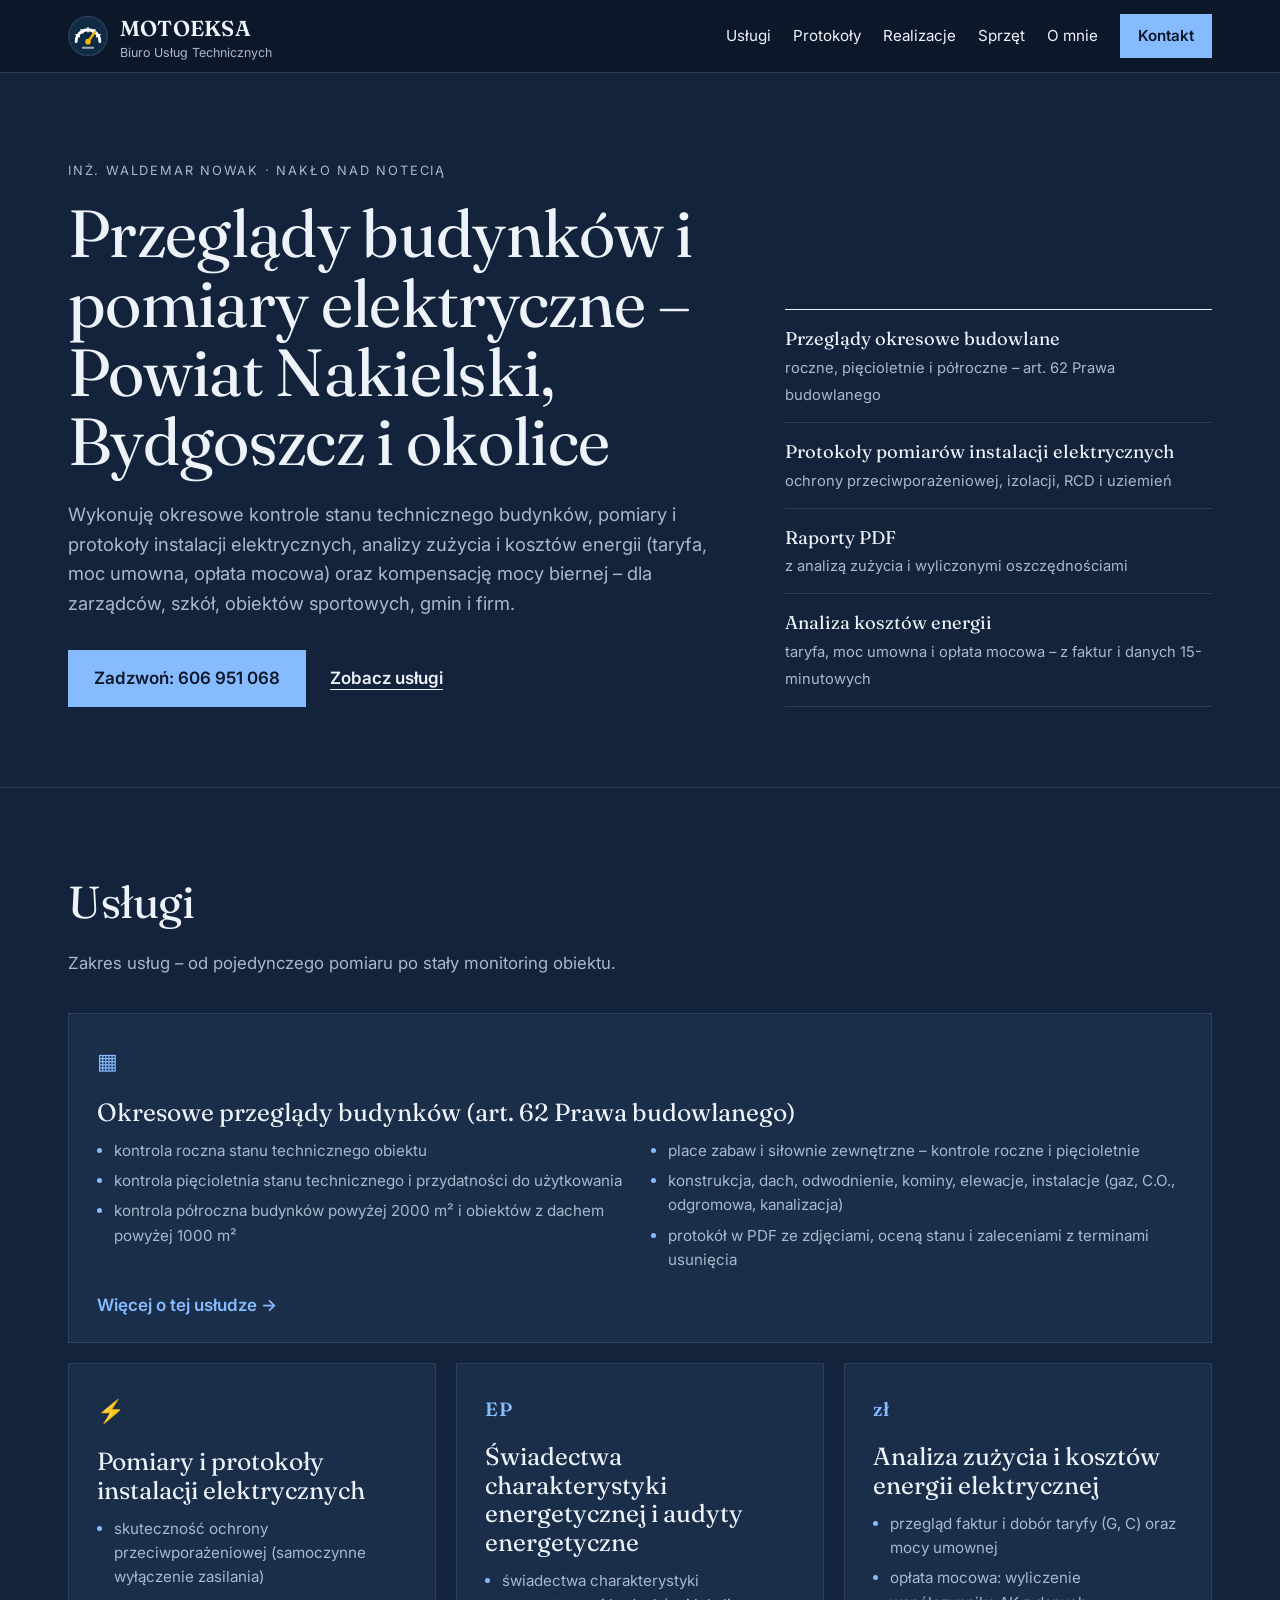
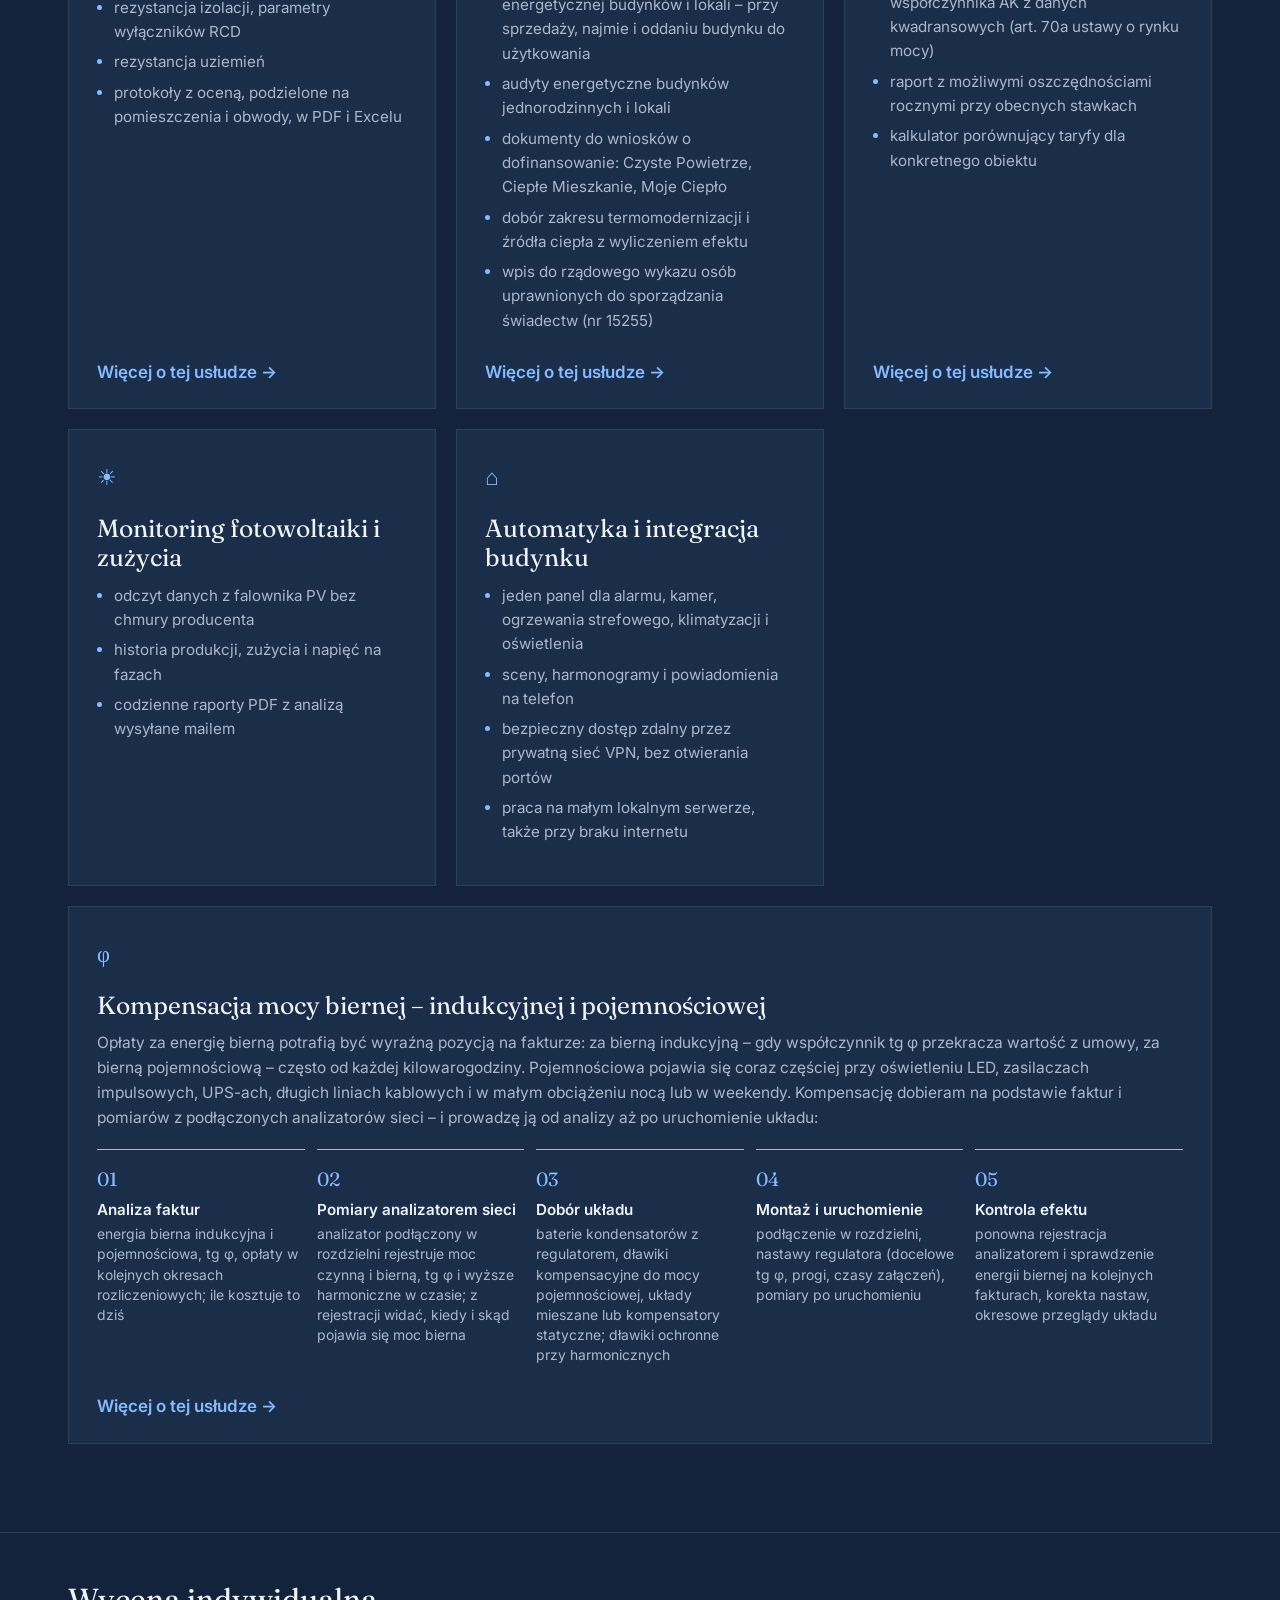
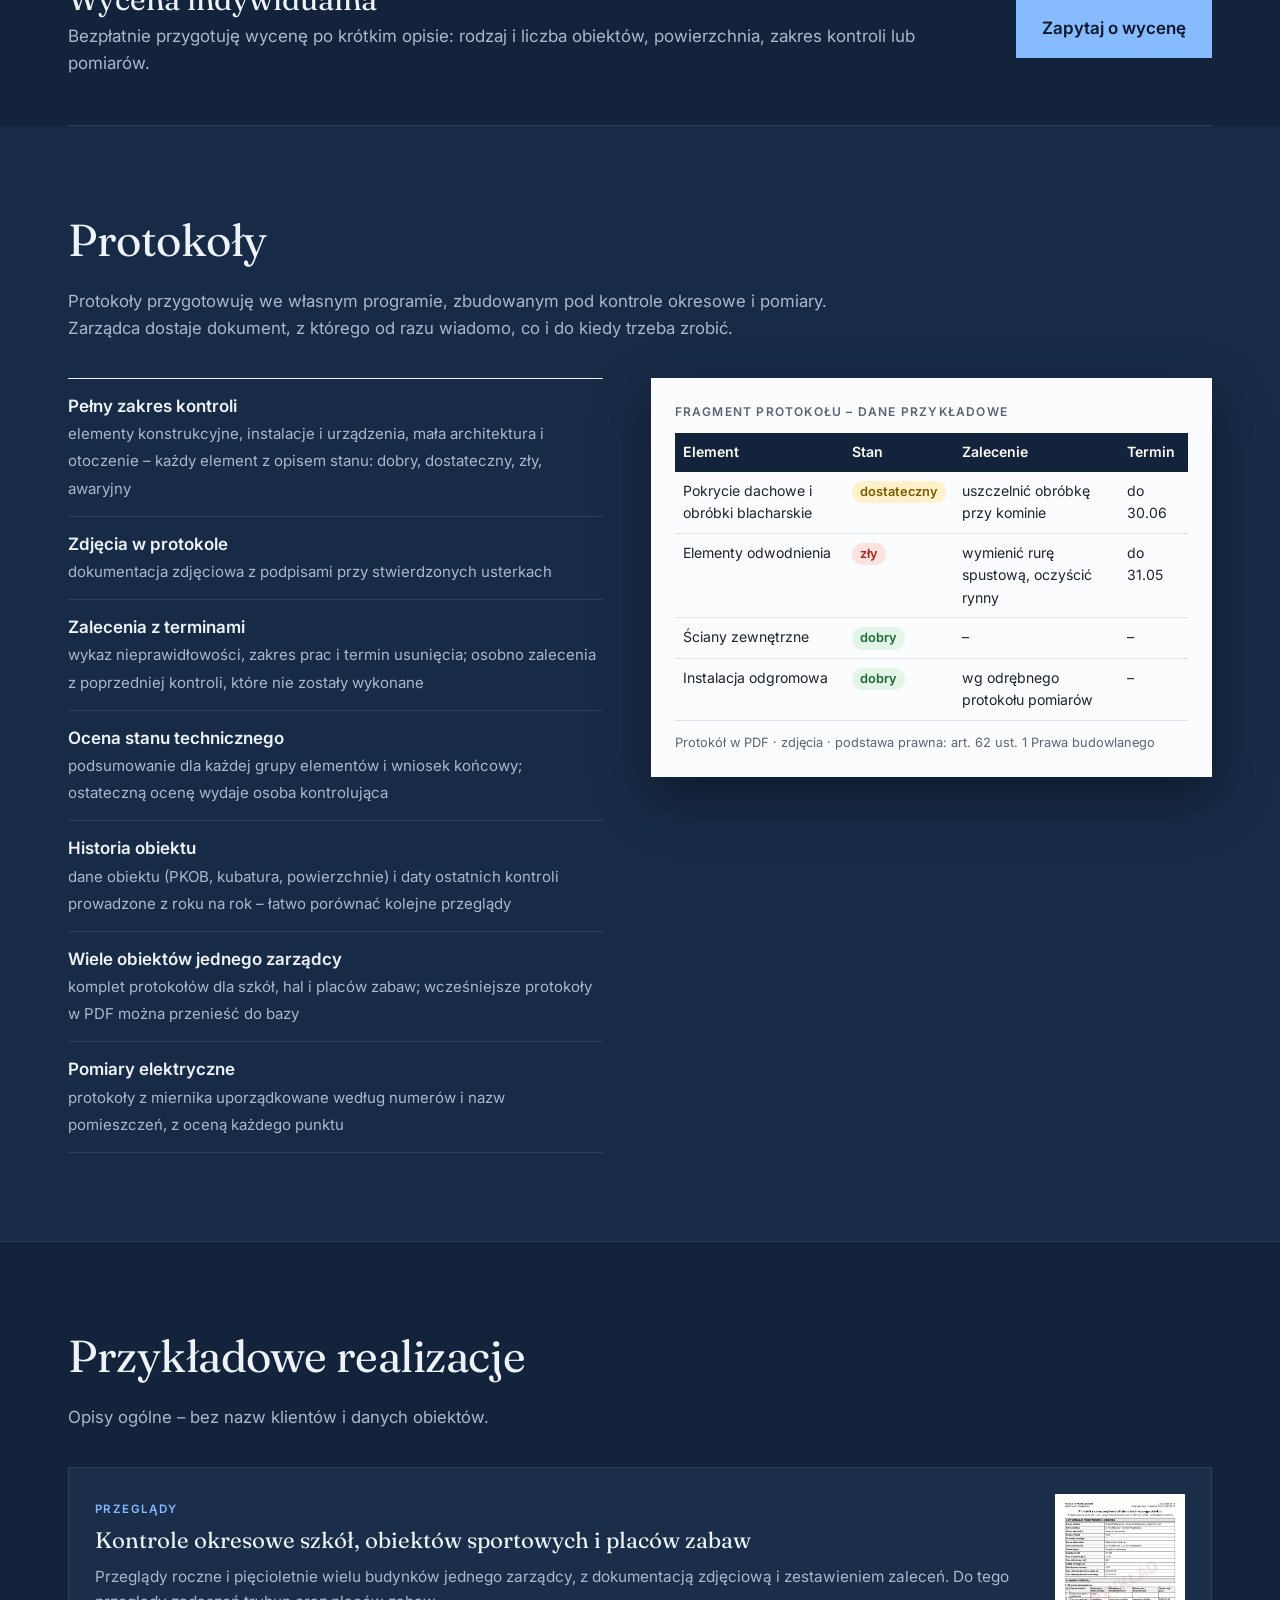
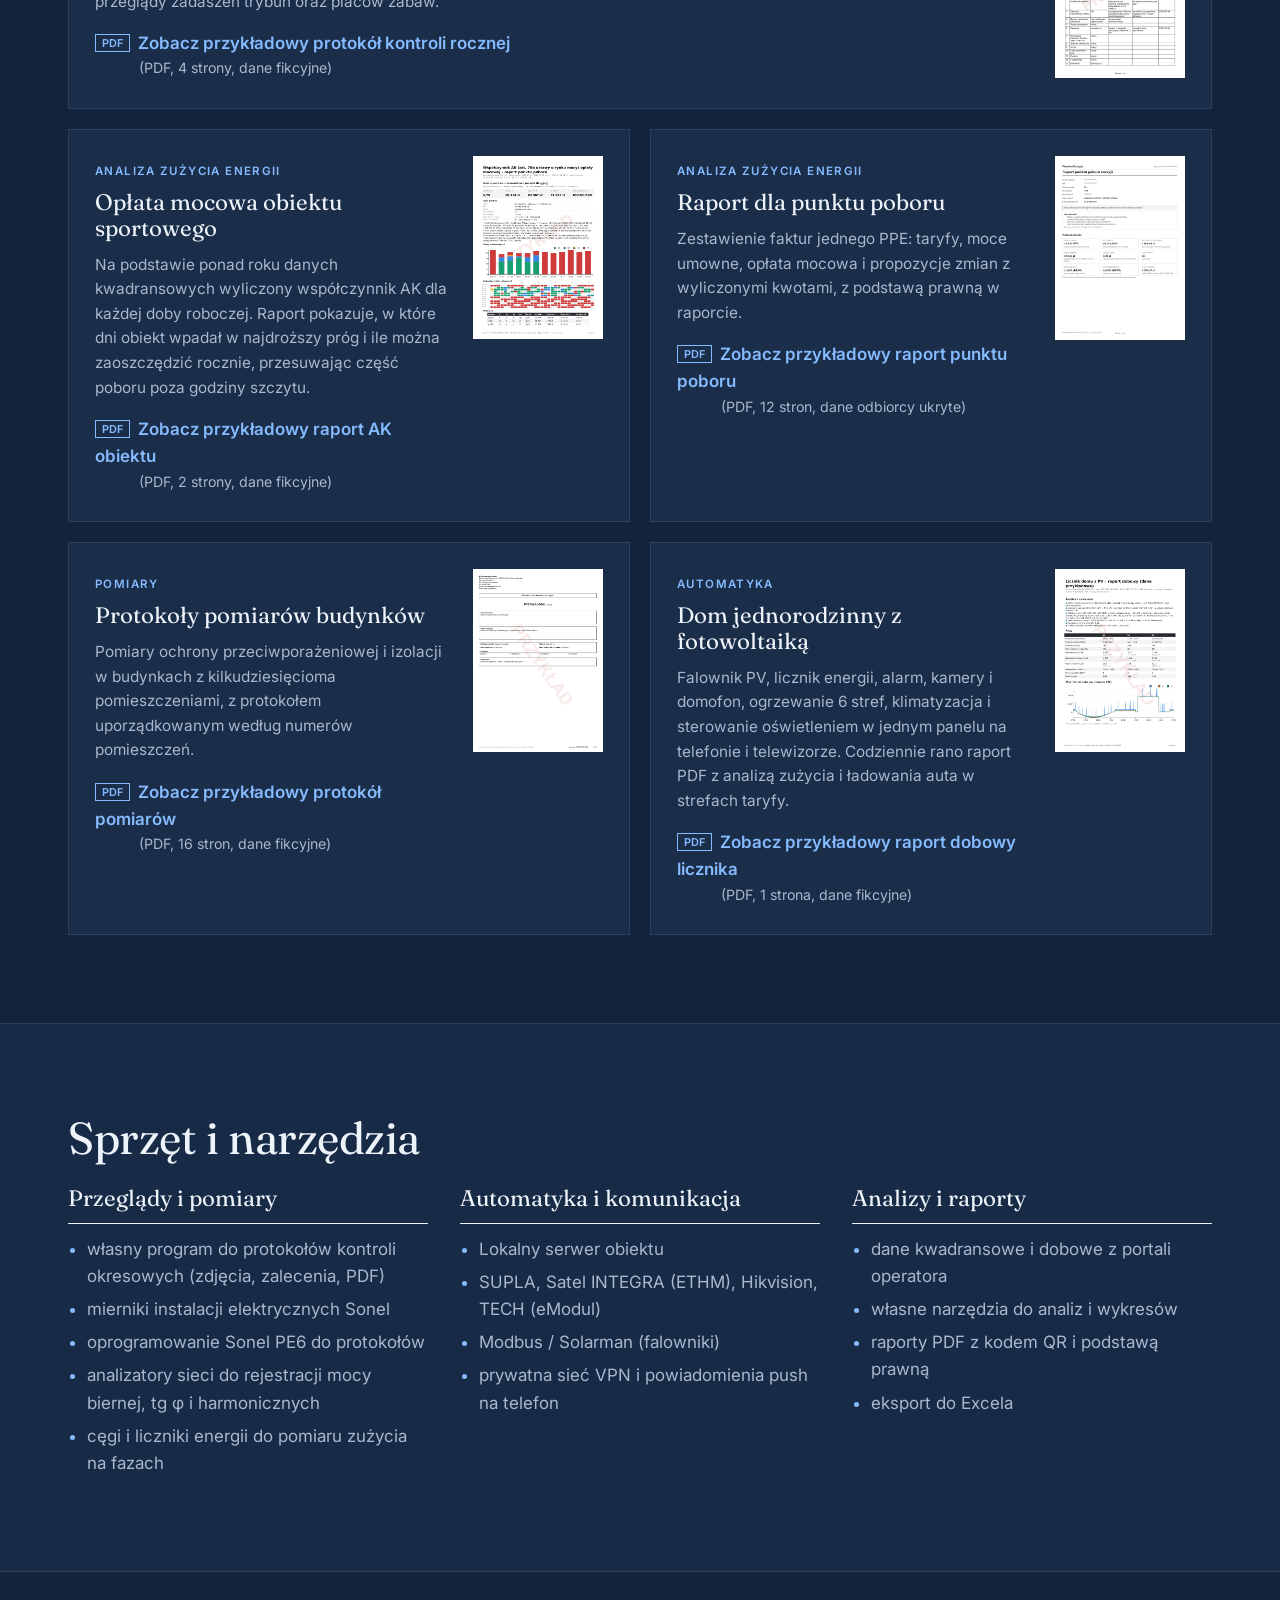
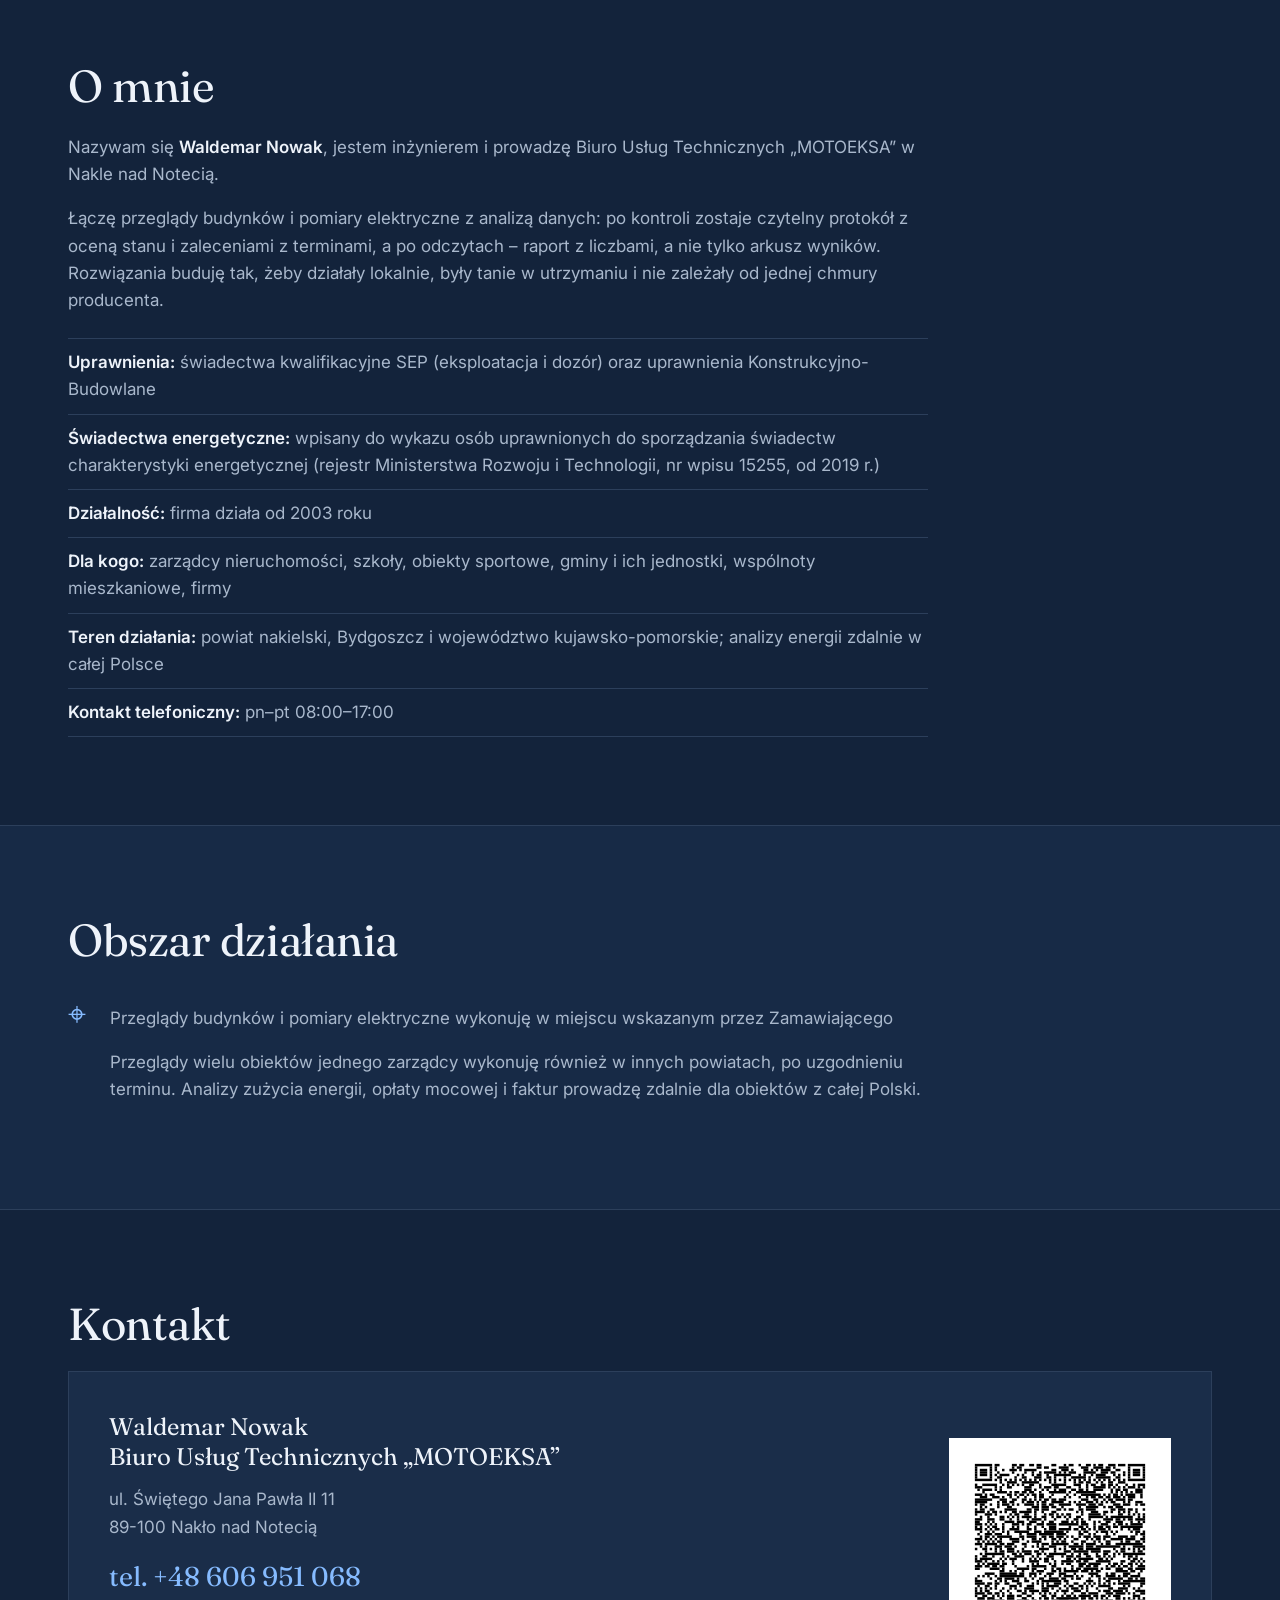
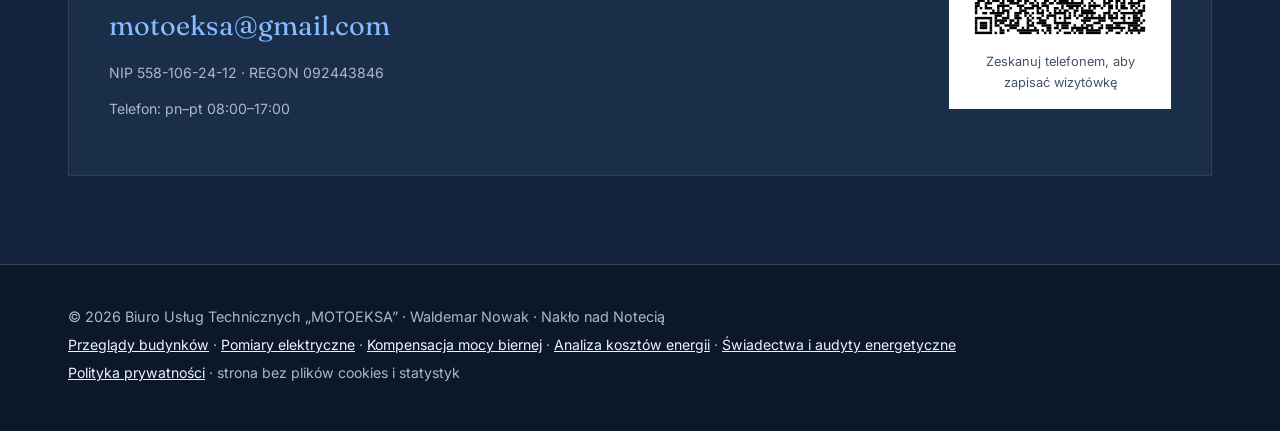
<file: index.html>
<!doctype html>
<html lang="pl">
<head>
<meta charset="utf-8">
<meta name="viewport" content="width=device-width, initial-scale=1">
<title>Przeglądy budynków i pomiary elektryczne Nakło | MOTOEKSA</title>
<meta name="description" content="Okresowe przeglądy budynków, pomiary elektryczne, analizy zużycia energii, opłata mocowa i kompensacja mocy biernej – inż. Waldemar Nowak, Nakło nad Notecią.">
<link rel="canonical" href="https://motoeksa.pl/">
<meta property="og:type" content="website">
<meta property="og:locale" content="pl_PL">
<meta property="og:site_name" content="MOTOEKSA">
<meta property="og:title" content="Przeglądy budynków i pomiary elektryczne Nakło | MOTOEKSA">
<meta property="og:description" content="Okresowe przeglądy budynków, pomiary elektryczne, analizy zużycia energii, opłata mocowa i kompensacja mocy biernej – inż. Waldemar Nowak, Nakło nad Notecią.">
<meta property="og:url" content="https://motoeksa.pl/">
<meta property="og:image" content="https://motoeksa.pl/img/og.png">
<meta property="og:image:width" content="1200">
<meta property="og:image:height" content="630">
<meta name="twitter:card" content="summary_large_image">
<meta name="theme-color" content="#0c1829">
<link rel="icon" href="img/ikona.svg" type="image/svg+xml">
<link rel="preconnect" href="https://fonts.googleapis.com">
<link rel="preconnect" href="https://fonts.gstatic.com" crossorigin>
<link rel="stylesheet" href="https://fonts.googleapis.com/css2?family=Fraunces:opsz,wght@9..144,400;9..144,600&family=Inter:wght@400;500;600&display=swap">
<link rel="stylesheet" href="styl.css">
<script type="application/ld+json">
{
 "@context": "https://schema.org",
 "@graph": [
  {
   "@type": [
    "ProfessionalService",
    "Electrician"
   ],
   "@id": "https://motoeksa.pl/#firma",
   "name": "Biuro Usług Technicznych „MOTOEKSA”",
   "alternateName": "MOTOEKSA",
   "founder": {
    "@type": "Person",
    "name": "Waldemar Nowak",
    "honorificPrefix": "inż."
   },
   "address": {
    "@type": "PostalAddress",
    "streetAddress": "ul. Świętego Jana Pawła II 11",
    "postalCode": "89-100",
    "addressLocality": "Nakło nad Notecią",
    "addressCountry": "PL"
   },
   "telephone": "+48606951068",
   "email": "motoeksa@gmail.com",
   "taxID": "5581062412",
   "description": "Okresowe przeglądy budynków, pomiary elektryczne, analizy zużycia energii, opłata mocowa i kompensacja mocy biernej – inż. Waldemar Nowak, Nakło nad Notecią.",
   "image": "https://motoeksa.pl/img/og.png",
   "logo": "https://motoeksa.pl/img/ikona.svg",
   "url": "https://motoeksa.pl/",
   "areaServed": [
    {
     "@type": "City",
     "name": "Nakło nad Notecią"
    },
    {
     "@type": "City",
     "name": "Szubin"
    },
    {
     "@type": "City",
     "name": "Kcynia"
    },
    {
     "@type": "City",
     "name": "Mrocza"
    },
    {
     "@type": "City",
     "name": "Sadki"
    },
    {
     "@type": "City",
     "name": "Bydgoszcz"
    },
    {
     "@type": "City",
     "name": "Żnin"
    },
    {
     "@type": "City",
     "name": "Wyrzysk"
    },
    {
     "@type": "City",
     "name": "Piła"
    },
    {
     "@type": "AdministrativeArea",
     "name": "powiat nakielski"
    },
    {
     "@type": "AdministrativeArea",
     "name": "województwo kujawsko-pomorskie"
    }
   ],
   "sameAs": [
    "https://share.google/DEgC0BHQFHlprhYzm",
    "https://www.linkedin.com/in/waldemar-nowak-a03078222/",
    "https://www.wpolsce24.pl/firma,1470610,Biuro+Us%C5%82ug+Technicznych+MOTOEKSA+Waldemar+Nowak.html"
   ],
   "openingHoursSpecification": [
    {
     "@type": "OpeningHoursSpecification",
     "dayOfWeek": [
      "Monday",
      "Tuesday",
      "Wednesday",
      "Thursday",
      "Friday"
     ],
     "opens": "08:00",
     "closes": "17:00"
    }
   ],
   "foundingDate": "2003",
   "makesOffer": [
    {
     "@type": "Offer",
     "itemOffered": {
      "@type": "Service",
      "name": "Okresowe przeglądy budynków (art. 62 Prawa budowlanego)"
     }
    },
    {
     "@type": "Offer",
     "itemOffered": {
      "@type": "Service",
      "name": "Pomiary i protokoły instalacji elektrycznych"
     }
    },
    {
     "@type": "Offer",
     "itemOffered": {
      "@type": "Service",
      "name": "Świadectwa charakterystyki energetycznej i audyty energetyczne"
     }
    },
    {
     "@type": "Offer",
     "itemOffered": {
      "@type": "Service",
      "name": "Analiza zużycia i kosztów energii elektrycznej"
     }
    },
    {
     "@type": "Offer",
     "itemOffered": {
      "@type": "Service",
      "name": "Monitoring fotowoltaiki i zużycia"
     }
    },
    {
     "@type": "Offer",
     "itemOffered": {
      "@type": "Service",
      "name": "Automatyka i integracja budynku"
     }
    },
    {
     "@type": "Offer",
     "itemOffered": {
      "@type": "Service",
      "name": "Kompensacja mocy biernej – indukcyjnej i pojemnościowej"
     }
    }
   ]
  }
 ]
}
</script>
</head>
<body>

<header class="naglowek">
  <div class="kontener naglowek-wnetrze">
    <a class="logo" href="#start"><span class="logo-znak logo-znak-svg" aria-hidden="true"><svg xmlns="http://www.w3.org/2000/svg" viewBox="0 0 64 64" width="40" height="40"><circle cx="32" cy="32" r="31" fill="#0f2a44"/><path d="M13 41 A19 19 0 0 1 51 41" fill="none" stroke="#fff" stroke-width="4.5" stroke-linecap="round"/><line x1="32" y1="25" x2="32" y2="19" stroke="#fff" stroke-width="2.5" stroke-linecap="round" transform="rotate(-60 32 41)"/><line x1="32" y1="25" x2="32" y2="19" stroke="#fff" stroke-width="2.5" stroke-linecap="round" transform="rotate(-30 32 41)"/><line x1="32" y1="25" x2="32" y2="19" stroke="#fff" stroke-width="2.5" stroke-linecap="round" transform="rotate(0 32 41)"/><line x1="32" y1="25" x2="32" y2="19" stroke="#fff" stroke-width="2.5" stroke-linecap="round" transform="rotate(30 32 41)"/><line x1="32" y1="25" x2="32" y2="19" stroke="#fff" stroke-width="2.5" stroke-linecap="round" transform="rotate(60 32 41)"/><line x1="32" y1="41" x2="43" y2="26" stroke="#f2b705" stroke-width="4" stroke-linecap="round"/><circle cx="32" cy="41" r="4.5" fill="#f2b705"/><rect x="22" y="49" width="20" height="3.5" rx="1.75" fill="#fff" opacity=".6"/></svg></span><span><b>MOTOEKSA</b><small>Biuro Usług Technicznych</small></span></a>
    <nav class="menu" aria-label="Menu główne">
      <a href="#uslugi">Usługi</a>
      <a href="#protokoly">Protokoły</a>
      <a href="#realizacje">Realizacje</a>
      <a href="#sprzet">Sprzęt</a>
      <a href="#o-mnie">O mnie</a>
      <a href="#kontakt" class="menu-kontakt">Kontakt</a>
    </nav>
  </div>
</header>

<main>

<section id="start" class="hero">
  <div class="kontener hero-wnetrze">
    <div>
      <p class="hero-etykieta">inż. Waldemar Nowak · Nakło nad Notecią</p>
      <h1>Przeglądy budynków i pomiary elektryczne – Powiat Nakielski, Bydgoszcz i okolice</h1>
      <p class="hero-opis">Wykonuję okresowe kontrole stanu technicznego budynków, pomiary i protokoły instalacji elektrycznych, analizy zużycia i kosztów energii (taryfa, moc umowna, opłata mocowa) oraz kompensację mocy biernej – dla zarządców, szkół, obiektów sportowych, gmin i firm.</p>
      <div class="przyciski">
        <a class="przycisk" href="tel:+48606951068">Zadzwoń: 606 951 068</a>
        <a class="przycisk przycisk-jasny" href="#uslugi">Zobacz usługi</a>
      </div>
    </div>
    <ul class="hero-fakty">
      <li><b>Przeglądy okresowe budowlane</b><span>roczne, pięcioletnie i półroczne – art. 62 Prawa budowlanego</span></li>
      <li><b>Protokoły pomiarów instalacji elektrycznych</b><span>ochrony przeciwporażeniowej, izolacji, RCD i uziemień</span></li>
      <li><b>Raporty PDF</b><span>z analizą zużycia i wyliczonymi oszczędnościami</span></li>
      <li><b>Analiza kosztów energii</b><span>taryfa, moc umowna i opłata mocowa – z faktur i danych 15-minutowych</span></li>
    </ul>
  </div>
</section>

<section id="uslugi" class="sekcja">
  <div class="kontener">
    <h2>Usługi</h2>
    <p class="wstep">Zakres usług – od pojedynczego pomiaru po stały monitoring obiektu.</p>
    <div class="karty">

      <article class="karta karta-szeroka">
        <div class="ikona" aria-hidden="true">▦</div>
        <h3>Okresowe przeglądy budynków (art. 62 Prawa budowlanego)</h3>
        <ul class="dwie-kolumny">
          <li>kontrola roczna stanu technicznego obiektu</li>
          <li>kontrola pięcioletnia stanu technicznego i przydatności do użytkowania</li>
          <li>kontrola półroczna budynków powyżej 2000 m² i obiektów z dachem powyżej 1000 m²</li>
          <li>place zabaw i siłownie zewnętrzne – kontrole roczne i pięcioletnie</li>
          <li>konstrukcja, dach, odwodnienie, kominy, elewacje, instalacje (gaz, C.O., odgromowa, kanalizacja)</li>
          <li>protokół w PDF ze zdjęciami, oceną stanu i zaleceniami z terminami usunięcia</li>
        </ul>
        <a class="karta-link" href="przeglady-budynkow/">Więcej o tej usłudze →</a>
      </article>

      <article class="karta">
        <div class="ikona" aria-hidden="true">⚡</div>
        <h3>Pomiary i protokoły instalacji elektrycznych</h3>
        <ul>
          <li>skuteczność ochrony przeciwporażeniowej (samoczynne wyłączenie zasilania)</li>
          <li>rezystancja izolacji, parametry wyłączników RCD</li>
          <li>rezystancja uziemień</li>
          <li>protokoły z oceną, podzielone na pomieszczenia i obwody, w PDF i Excelu</li>
        </ul>
        <a class="karta-link" href="pomiary-elektryczne/">Więcej o tej usłudze →</a>
      </article>

      <article class="karta" id="swiadectwa">
        <div class="ikona ikona-tekst" aria-hidden="true">EP</div>
        <h3>Świadectwa charakterystyki energetycznej i audyty energetyczne</h3>
        <ul>
          <li>świadectwa charakterystyki energetycznej budynków i lokali – przy sprzedaży, najmie i oddaniu budynku do użytkowania</li>
          <li>audyty energetyczne budynków jednorodzinnych i lokali</li>
          <li>dokumenty do wniosków o dofinansowanie: Czyste Powietrze, Ciepłe Mieszkanie, Moje Ciepło</li>
          <li>dobór zakresu termomodernizacji i źródła ciepła z wyliczeniem efektu</li>
          <li>wpis do rządowego wykazu osób uprawnionych do sporządzania świadectw (nr 15255)</li>
        </ul>
        <a class="karta-link" href="swiadectwa-energetyczne-audyty/">Więcej o tej usłudze →</a>
      </article>

      <article class="karta">
        <div class="ikona ikona-tekst" aria-hidden="true">zł</div>
        <h3>Analiza zużycia i kosztów energii elektrycznej</h3>
        <ul>
          <li>przegląd faktur i dobór taryfy (G, C) oraz mocy umownej</li>
          <li>opłata mocowa: wyliczenie współczynnika AK z danych kwadransowych (art. 70a ustawy o&nbsp;rynku mocy)</li>
          <li>raport z możliwymi oszczędnościami rocznymi przy obecnych stawkach</li>
          <li>kalkulator porównujący taryfy dla konkretnego obiektu</li>
        </ul>
        <a class="karta-link" href="oplata-mocowa-analiza-energii/">Więcej o tej usłudze →</a>
      </article>

      <article class="karta">
        <div class="ikona" aria-hidden="true">☀</div>
        <h3>Monitoring fotowoltaiki i zużycia</h3>
        <ul>
          <li>odczyt danych z falownika PV bez chmury producenta</li>
          <li>historia produkcji, zużycia i napięć na fazach</li>
          <li>codzienne raporty PDF z analizą wysyłane mailem</li>
        </ul>
      </article>

      <article class="karta">
        <div class="ikona" aria-hidden="true">⌂</div>
        <h3>Automatyka i integracja budynku</h3>
        <ul>
          <li>jeden panel dla alarmu, kamer, ogrzewania strefowego, klimatyzacji i oświetlenia</li>
          <li>sceny, harmonogramy i powiadomienia na telefon</li>
          <li>bezpieczny dostęp zdalny przez prywatną sieć VPN, bez otwierania portów</li>
          <li>praca na małym lokalnym serwerze, także przy braku internetu</li>
        </ul>
      </article>

      <article class="karta karta-szeroka" id="kompensacja">
        <div class="ikona" aria-hidden="true">φ</div>
        <h3>Kompensacja mocy biernej – indukcyjnej i pojemnościowej</h3>
        <p class="karta-opis">Opłaty za energię bierną potrafią być wyraźną pozycją na fakturze: za bierną indukcyjną – gdy współczynnik tg&nbsp;φ przekracza wartość z umowy, za bierną pojemnościową – często od każdej kilowarogodziny. Pojemnościowa pojawia się coraz częściej przy oświetleniu LED, zasilaczach impulsowych, UPS-ach, długich liniach kablowych i w małym obciążeniu nocą lub w weekendy. Kompensację dobieram na podstawie faktur i pomiarów z podłączonych analizatorów sieci – i prowadzę ją od analizy aż po uruchomienie układu:</p>
        <ol class="etapy">
          <li><b>Analiza faktur</b><span>energia bierna indukcyjna i pojemnościowa, tg&nbsp;φ, opłaty w kolejnych okresach rozliczeniowych; ile kosztuje to dziś</span></li>
          <li><b>Pomiary analizatorem sieci</b><span>analizator podłączony w rozdzielni rejestruje moc czynną i bierną, tg&nbsp;φ i wyższe harmoniczne w czasie; z rejestracji widać, kiedy i skąd pojawia się moc bierna</span></li>
          <li><b>Dobór układu</b><span>baterie kondensatorów z regulatorem, dławiki kompensacyjne do mocy pojemnościowej, układy mieszane lub kompensatory statyczne; dławiki ochronne przy harmonicznych</span></li>
          <li><b>Montaż i uruchomienie</b><span>podłączenie w rozdzielni, nastawy regulatora (docelowe tg&nbsp;φ, progi, czasy załączeń), pomiary po uruchomieniu</span></li>
          <li><b>Kontrola efektu</b><span>ponowna rejestracja analizatorem i sprawdzenie energii biernej na kolejnych fakturach, korekta nastaw, okresowe przeglądy układu</span></li>
        </ol>
        <a class="karta-link" href="kompensacja-mocy-biernej/">Więcej o tej usłudze →</a>
      </article>

    </div>
  </div>
</section>

<section class="wycena">
  <div class="kontener"><div class="wycena-wnetrze">
    <div>
      <b>Wycena indywidualna</b>
      <span>Bezpłatnie przygotuję wycenę po krótkim opisie: rodzaj i liczba obiektów, powierzchnia, zakres kontroli lub pomiarów.</span>
    </div>
    <a class="przycisk" href="#kontakt">Zapytaj o wycenę</a>
  </div></div>
</section>

<section id="protokoly" class="sekcja sekcja-tlo">
  <div class="kontener">
    <h2>Protokoły</h2>
    <p class="wstep">Protokoły przygotowuję we własnym programie, zbudowanym pod kontrole okresowe i pomiary. Zarządca dostaje dokument, z którego od razu wiadomo, co i do kiedy trzeba zrobić.</p>
    <div class="protokoly">
      <ul class="cechy">
        <li><b>Pełny zakres kontroli</b><span>elementy konstrukcyjne, instalacje i urządzenia, mała architektura i otoczenie – każdy element z opisem stanu: dobry, dostateczny, zły, awaryjny</span></li>
        <li><b>Zdjęcia w protokole</b><span>dokumentacja zdjęciowa z podpisami przy stwierdzonych usterkach</span></li>
        <li><b>Zalecenia z terminami</b><span>wykaz nieprawidłowości, zakres prac i termin usunięcia; osobno zalecenia z poprzedniej kontroli, które nie zostały wykonane</span></li>
        <li><b>Ocena stanu technicznego</b><span>podsumowanie dla każdej grupy elementów i wniosek końcowy; ostateczną ocenę wydaje osoba kontrolująca</span></li>
        <li><b>Historia obiektu</b><span>dane obiektu (PKOB, kubatura, powierzchnie) i daty ostatnich kontroli prowadzone z roku na rok – łatwo porównać kolejne przeglądy</span></li>
        <li><b>Wiele obiektów jednego zarządcy</b><span>komplet protokołów dla szkół, hal i placów zabaw; wcześniejsze protokoły w PDF można przenieść do bazy</span></li>
        <li><b>Pomiary elektryczne</b><span>protokoły z miernika uporządkowane według numerów i nazw pomieszczeń, z oceną każdego punktu</span></li>
      </ul>
      <figure class="probka" aria-label="Fragment protokołu – dane przykładowe">
        <figcaption>Fragment protokołu – dane przykładowe</figcaption>
        <table>
          <thead><tr><th>Element</th><th>Stan</th><th>Zalecenie</th><th>Termin</th></tr></thead>
          <tbody>
            <tr><td>Pokrycie dachowe i obróbki blacharskie</td><td><span class="stan stan-dst">dostateczny</span></td><td>uszczelnić obróbkę przy kominie</td><td>do 30.06</td></tr>
            <tr><td>Elementy odwodnienia</td><td><span class="stan stan-zly">zły</span></td><td>wymienić rurę spustową, oczyścić rynny</td><td>do 31.05</td></tr>
            <tr><td>Ściany zewnętrzne</td><td><span class="stan stan-db">dobry</span></td><td>–</td><td>–</td></tr>
            <tr><td>Instalacja odgromowa</td><td><span class="stan stan-db">dobry</span></td><td>wg odrębnego protokołu pomiarów</td><td>–</td></tr>
          </tbody>
        </table>
        <p class="probka-stopka">Protokół w PDF · zdjęcia · podstawa prawna: art. 62 ust. 1 Prawa budowlanego</p>
      </figure>
    </div>
  </div>
</section>

<section id="realizacje" class="sekcja">
  <div class="kontener">
    <h2>Przykładowe realizacje</h2>
    <p class="wstep">Opisy ogólne – bez nazw klientów i danych obiektów.</p>
    <div class="realizacje">

      <article class="realizacja realizacja-plik realizacja-szeroka">
        <div>
          <span class="znacznik">Przeglądy</span>
          <h3>Kontrole okresowe szkół, obiektów sportowych i placów zabaw</h3>
          <p>Przeglądy roczne i pięcioletnie wielu budynków jednego zarządcy, z dokumentacją zdjęciową i zestawieniem zaleceń. Do tego przeglądy zadaszeń trybun oraz placów zabaw.</p>
          <a class="link-pdf" href="pliki/przyklad-protokolu-kontroli-rocznej.pdf" target="_blank" rel="noopener">Zobacz przykładowy protokół kontroli rocznej <small>(PDF, 4 strony, dane fikcyjne)</small></a>
        </div>
        <a class="miniatura" href="pliki/przyklad-protokolu-kontroli-rocznej.pdf" target="_blank" rel="noopener">
          <img src="img/przyklad-protokolu.png" alt="Pierwsza strona przykładowego protokołu kontroli rocznej (dane fikcyjne)" loading="lazy">
        </a>
      </article>

      <article class="realizacja realizacja-plik">
        <div>
          <span class="znacznik">Analiza zużycia energii</span>
          <h3>Opłata mocowa obiektu sportowego</h3>
          <p>Na podstawie ponad roku danych kwadransowych wyliczony współczynnik AK dla każdej doby roboczej. Raport pokazuje, w które dni obiekt wpadał w najdroższy próg i ile można zaoszczędzić rocznie, przesuwając część poboru poza godziny szczytu.</p>
          <a class="link-pdf" href="pliki/przyklad-raport-ak-obiektu.pdf" target="_blank" rel="noopener">Zobacz przykładowy raport AK obiektu <small>(PDF, 2 strony, dane fikcyjne)</small></a>
        </div>
        <a class="miniatura" href="pliki/przyklad-raport-ak-obiektu.pdf" target="_blank" rel="noopener">
          <img src="img/przyklad-ak-obiektu.png" alt="Pierwsza strona przykładowego raportu AK obiektu (dane fikcyjne)" loading="lazy">
        </a>
      </article>

      <article class="realizacja realizacja-plik">
        <div>
          <span class="znacznik">Analiza zużycia energii</span>
          <h3>Raport dla punktu poboru</h3>
          <p>Zestawienie faktur jednego PPE: taryfy, moce umowne, opłata mocowa i propozycje zmian z wyliczonymi kwotami, z podstawą prawną w raporcie.</p>
          <a class="link-pdf" href="pliki/przyklad-raport-ppe.pdf" target="_blank" rel="noopener">Zobacz przykładowy raport punktu poboru <small>(PDF, 12 stron, dane odbiorcy ukryte)</small></a>
        </div>
        <a class="miniatura" href="pliki/przyklad-raport-ppe.pdf" target="_blank" rel="noopener">
          <img src="img/przyklad-raport-ppe.png" alt="Pierwsza strona raportu punktu poboru energii (dane odbiorcy ukryte)" loading="lazy">
        </a>
      </article>

      <article class="realizacja realizacja-plik">
        <div>
          <span class="znacznik">Pomiary</span>
          <h3>Protokoły pomiarów budynków</h3>
          <p>Pomiary ochrony przeciwporażeniowej i izolacji w budynkach z kilkudziesięcioma pomieszczeniami, z protokołem uporządkowanym według numerów pomieszczeń.</p>
          <a class="link-pdf" href="pliki/przyklad-protokolu-pomiarow.pdf" target="_blank" rel="noopener">Zobacz przykładowy protokół pomiarów <small>(PDF, 16 stron, dane fikcyjne)</small></a>
        </div>
        <a class="miniatura" href="pliki/przyklad-protokolu-pomiarow.pdf" target="_blank" rel="noopener">
          <img src="img/przyklad-pomiary.png" alt="Strona z danymi przykładowego protokołu pomiarów (dane fikcyjne)" loading="lazy">
        </a>
      </article>

      <article class="realizacja realizacja-plik">
        <div>
          <span class="znacznik">Automatyka</span>
          <h3>Dom jednorodzinny z fotowoltaiką</h3>
          <p>Falownik PV, licznik energii, alarm, kamery i domofon, ogrzewanie 6 stref, klimatyzacja i sterowanie oświetleniem w jednym panelu na telefonie i telewizorze. Codziennie rano raport PDF z analizą zużycia i ładowania auta w strefach taryfy.</p>
          <a class="link-pdf" href="pliki/przyklad-raport-dobowy-domu.pdf" target="_blank" rel="noopener">Zobacz przykładowy raport dobowy licznika <small>(PDF, 1 strona, dane fikcyjne)</small></a>
        </div>
        <a class="miniatura" href="pliki/przyklad-raport-dobowy-domu.pdf" target="_blank" rel="noopener">
          <img src="img/przyklad-raport-dobowy.png" alt="Przykładowy raport dobowy licznika domu z PV (dane fikcyjne)" loading="lazy">
        </a>
      </article>

    </div>
  </div>
</section>

<section id="sprzet" class="sekcja sekcja-tlo">
  <div class="kontener">
    <h2>Sprzęt i narzędzia</h2>
    <div class="sprzet">
      <div>
        <h3>Przeglądy i pomiary</h3>
        <ul>
          <li>własny program do protokołów kontroli okresowych (zdjęcia, zalecenia, PDF)</li>
          <li>mierniki instalacji elektrycznych Sonel</li>
          <li>oprogramowanie Sonel PE6 do protokołów</li>
          <li>analizatory sieci do rejestracji mocy biernej, tg&nbsp;φ i harmonicznych</li>
          <li>cęgi i liczniki energii do pomiaru zużycia na fazach</li>
        </ul>
      </div>
      <div>
        <h3>Automatyka i komunikacja</h3>
        <ul>
          <li>Lokalny serwer obiektu</li>
          <li>SUPLA, Satel INTEGRA (ETHM), Hikvision, TECH (eModul)</li>
          <li>Modbus / Solarman (falowniki)</li>
          <li>prywatna sieć VPN i powiadomienia push na telefon</li>
        </ul>
      </div>
      <div>
        <h3>Analizy i raporty</h3>
        <ul>
          <li>dane kwadransowe i dobowe z portali operatora</li>
          <li>własne narzędzia do analiz i wykresów</li>
          <li>raporty PDF z kodem QR i podstawą prawną</li>
          <li>eksport do Excela</li>
        </ul>
      </div>
    </div>
  </div>
</section>

<section id="o-mnie" class="sekcja">
  <div class="kontener o-mnie">

    <div>
      <h2>O mnie</h2>
      <p>Nazywam się <b>Waldemar Nowak</b>, jestem inżynierem i prowadzę Biuro Usług Technicznych „MOTOEKSA” w Nakle nad Notecią.</p>
      <p>Łączę przeglądy budynków i pomiary elektryczne z analizą danych: po kontroli zostaje czytelny protokół z oceną stanu i zaleceniami z terminami, a po odczytach – raport z liczbami, a nie tylko arkusz wyników. Rozwiązania buduję tak, żeby działały lokalnie, były tanie w utrzymaniu i nie zależały od jednej chmury producenta.</p>
      <ul class="lista-faktow">
        <li><b>Uprawnienia:</b> świadectwa kwalifikacyjne SEP (eksploatacja i dozór) oraz uprawnienia Konstrukcyjno-Budowlane</li>
        <li><b>Świadectwa energetyczne:</b> wpisany do wykazu osób uprawnionych do sporządzania świadectw charakterystyki energetycznej (rejestr Ministerstwa Rozwoju i Technologii, nr wpisu 15255, od 2019 r.)</li>
        <li><b>Działalność:</b> firma działa od 2003 roku</li>
        <li><b>Dla kogo:</b> zarządcy nieruchomości, szkoły, obiekty sportowe, gminy i ich jednostki, wspólnoty mieszkaniowe, firmy</li>
        <li><b>Teren działania:</b> powiat nakielski, Bydgoszcz i województwo kujawsko-pomorskie; analizy energii zdalnie w całej Polsce</li>
        <li><b>Kontakt telefoniczny:</b> pn–pt 08:00–17:00</li>
      </ul>
    </div>
  </div>
</section>

<section id="obszar" class="sekcja sekcja-tlo">
  <div class="kontener">
    <h2>Obszar działania</h2>
    <div class="obszar">
      <div class="obszar-ikona" aria-hidden="true">⌖</div>
      <div class="tekst-sekcji">
      <p>Przeglądy budynków i pomiary elektryczne wykonuję w miejscu wskazanym przez Zamawiającego</p>
      <p>Przeglądy wielu obiektów jednego zarządcy wykonuję również w innych powiatach, po uzgodnieniu terminu. Analizy zużycia energii, opłaty mocowej i faktur prowadzę zdalnie dla obiektów z całej Polski.</p>
      </div>
    </div>
  </div>
</section>

<section id="kontakt" class="sekcja">
  <div class="kontener">
    <h2>Kontakt</h2>
    <div class="kontakt">
      <div class="kontakt-dane">
        <p class="kontakt-firma"><b>Waldemar Nowak<br>Biuro Usług Technicznych „MOTOEKSA”</b></p>
        <p>ul. Świętego Jana Pawła II 11<br>89-100 Nakło nad Notecią</p>
        <p class="kontakt-linki">
          <a href="tel:+48606951068">tel. +48 606 951 068</a>
          <a href="mailto:motoeksa@gmail.com">motoeksa@gmail.com</a>
        </p>
        <p class="drobne">NIP 558-106-24-12 · REGON 092443846</p>
        <p class="drobne">Telefon: pn–pt 08:00–17:00</p>
      </div>
      <figure class="kontakt-qr">
        <img src="img/wizytowka-qr.svg" width="200" height="200" alt="Kod QR z wizytówką: inż. Waldemar Nowak, MOTOEKSA, tel. +48 606 951 068, motoeksa@gmail.com">
        <figcaption>Zeskanuj telefonem, aby zapisać wizytówkę</figcaption>
      </figure>
    </div>
  </div>
</section>

</main>

<footer class="stopka">
  <div class="kontener">
    <p>© 2026 Biuro Usług Technicznych „MOTOEKSA” · Waldemar Nowak · Nakło nad Notecią</p>
    <p class="drobne stopka-uslugi"><a href="przeglady-budynkow/">Przeglądy budynków</a> · <a href="pomiary-elektryczne/">Pomiary elektryczne</a> · <a href="kompensacja-mocy-biernej/">Kompensacja mocy biernej</a> · <a href="oplata-mocowa-analiza-energii/">Analiza kosztów energii</a> · <a href="swiadectwa-energetyczne-audyty/">Świadectwa i audyty energetyczne</a></p>
    <p class="drobne"><a href="polityka-prywatnosci.html">Polityka prywatności</a> · strona bez plików cookies i statystyk</p>
  </div>
</footer>

</body>
</html>
</file>
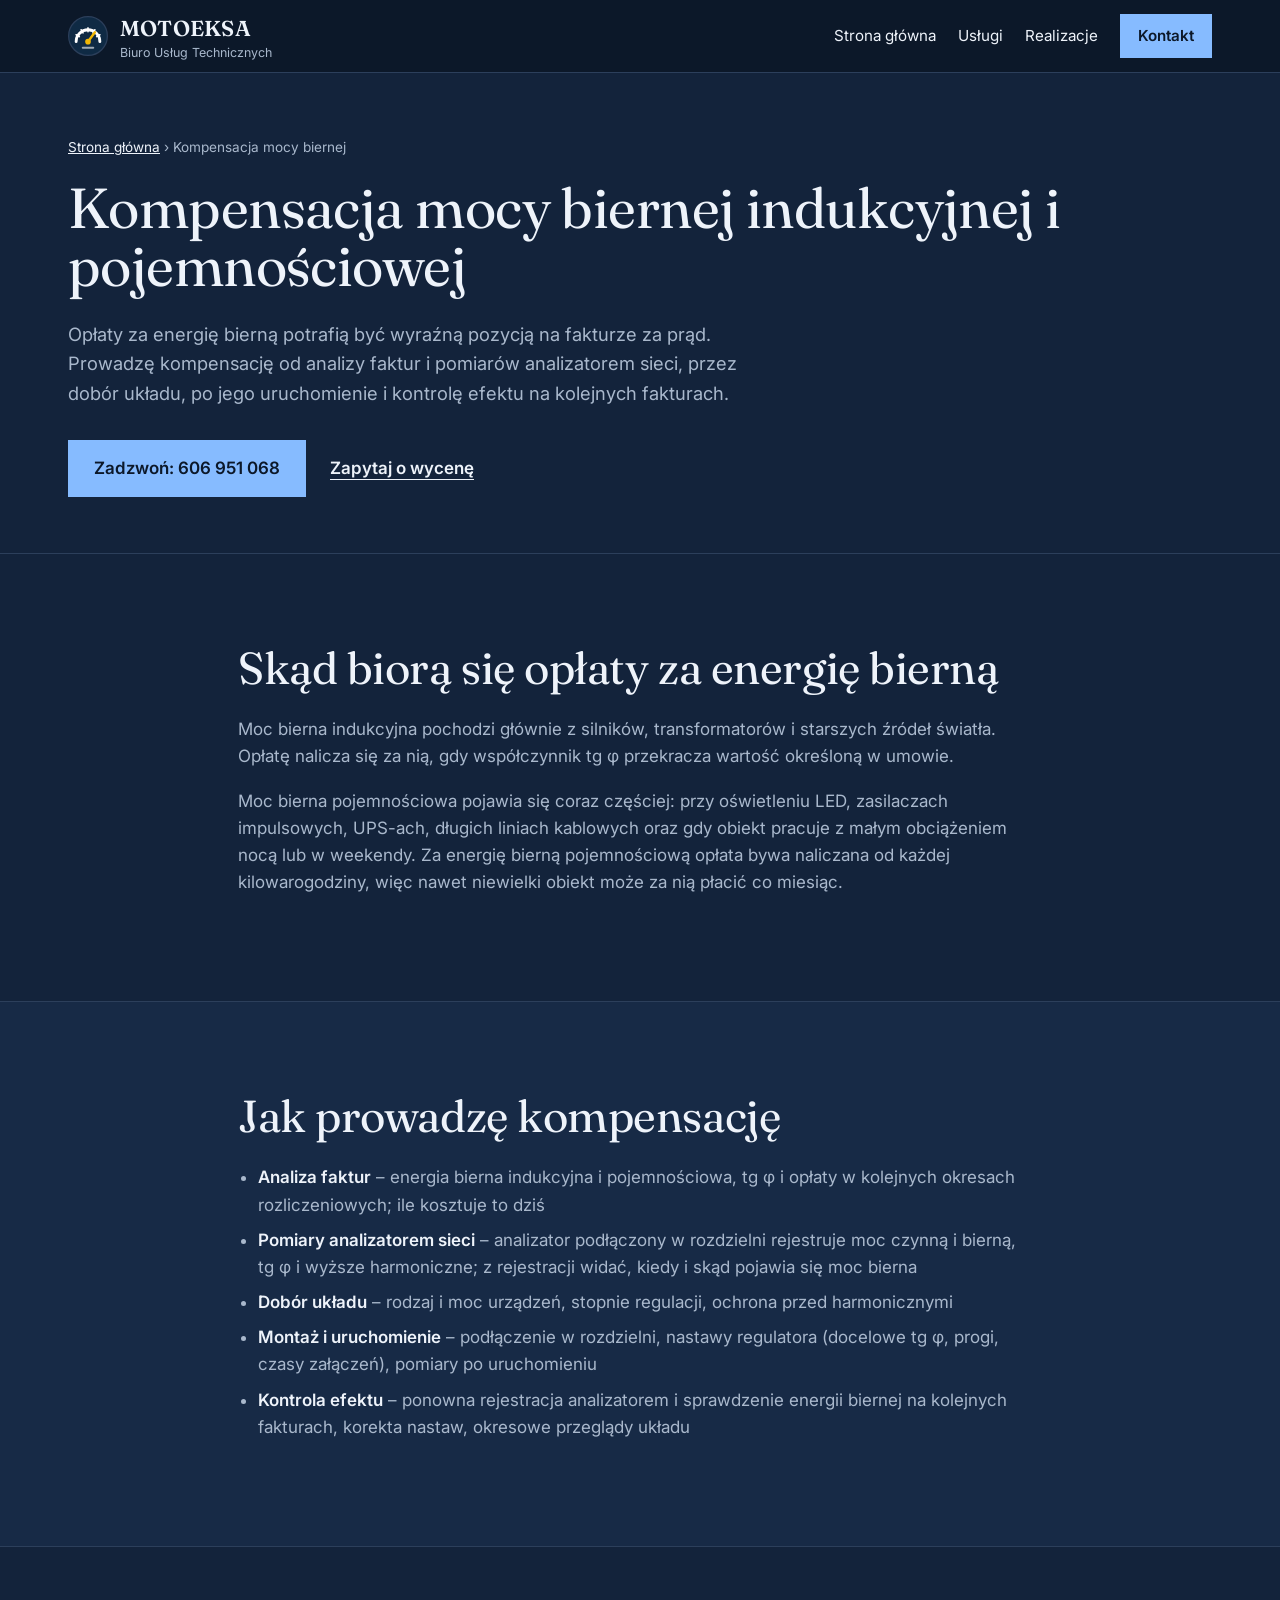
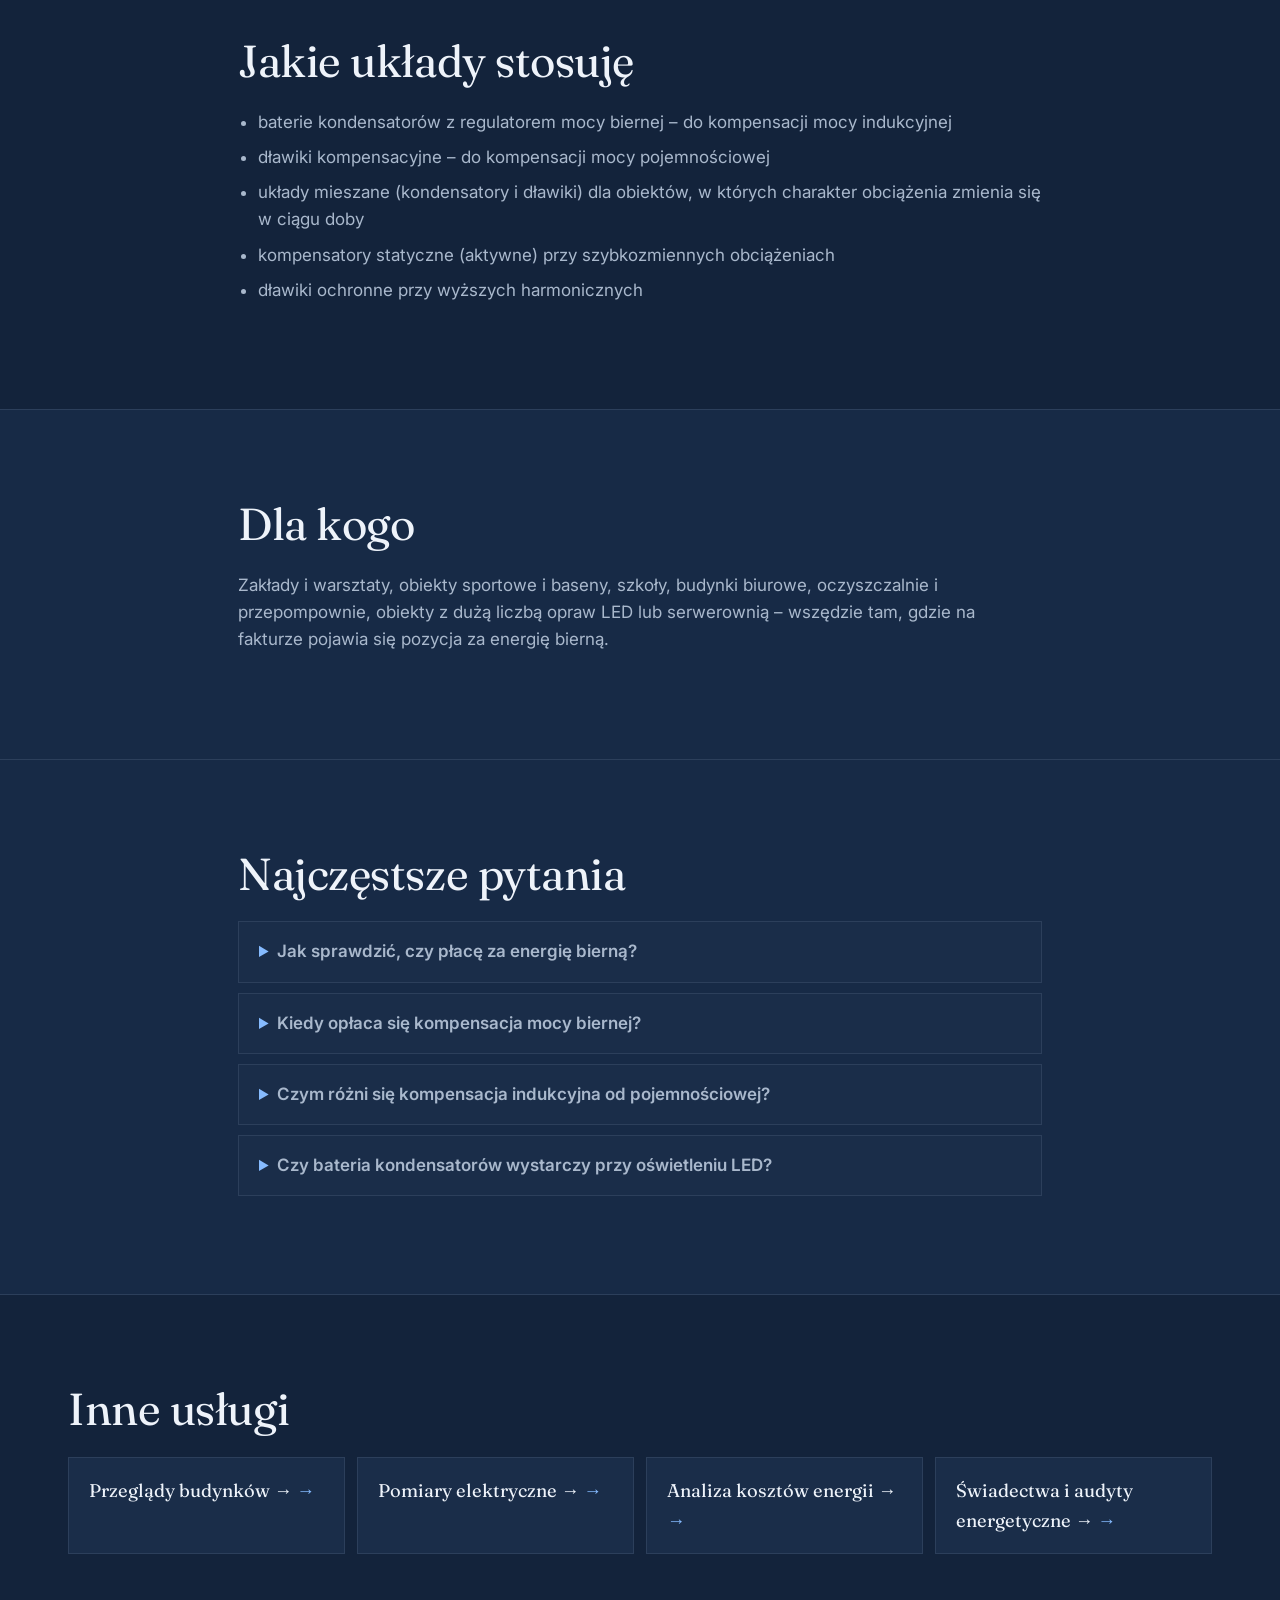
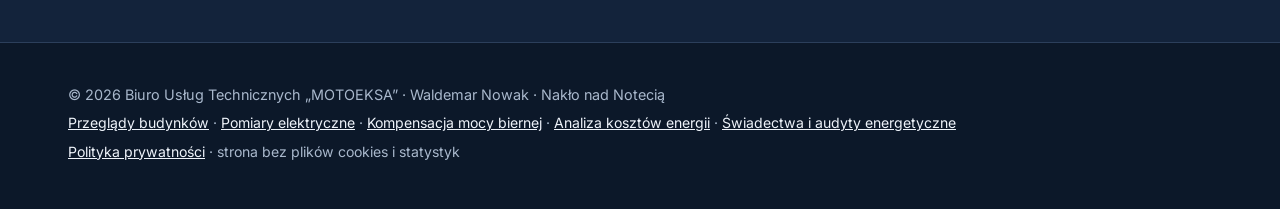
<file: kompensacja-mocy-biernej/index.html>
<!doctype html>
<html lang="pl">
<head>
<meta charset="utf-8">
<meta name="viewport" content="width=device-width, initial-scale=1">
<title>Kompensacja mocy biernej – analiza, dobór i uruchomienie</title>
<meta name="description" content="Kompensacja mocy biernej indukcyjnej i pojemnościowej: analiza faktur, pomiary analizatorem sieci, dobór kondensatorów lub dławików i uruchomienie.">
<link rel="canonical" href="https://motoeksa.pl/kompensacja-mocy-biernej/">
<meta property="og:type" content="website">
<meta property="og:locale" content="pl_PL">
<meta property="og:site_name" content="MOTOEKSA">
<meta property="og:title" content="Kompensacja mocy biernej – analiza, dobór i uruchomienie">
<meta property="og:description" content="Kompensacja mocy biernej indukcyjnej i pojemnościowej: analiza faktur, pomiary analizatorem sieci, dobór kondensatorów lub dławików i uruchomienie.">
<meta property="og:url" content="https://motoeksa.pl/kompensacja-mocy-biernej/">
<meta property="og:image" content="https://motoeksa.pl/img/og.png">
<meta property="og:image:width" content="1200">
<meta property="og:image:height" content="630">
<meta name="twitter:card" content="summary_large_image">
<meta name="theme-color" content="#0c1829">
<link rel="icon" href="../img/ikona.svg" type="image/svg+xml">
<link rel="preconnect" href="https://fonts.googleapis.com">
<link rel="preconnect" href="https://fonts.gstatic.com" crossorigin>
<link rel="stylesheet" href="https://fonts.googleapis.com/css2?family=Fraunces:opsz,wght@9..144,400;9..144,600&family=Inter:wght@400;500;600&display=swap">
<link rel="stylesheet" href="../styl.css">
<script type="application/ld+json">
{
 "@context": "https://schema.org",
 "@graph": [
  {
   "@type": [
    "ProfessionalService",
    "Electrician"
   ],
   "@id": "https://motoeksa.pl/#firma",
   "name": "Biuro Usług Technicznych „MOTOEKSA”",
   "alternateName": "MOTOEKSA",
   "founder": {
    "@type": "Person",
    "name": "Waldemar Nowak",
    "honorificPrefix": "inż."
   },
   "address": {
    "@type": "PostalAddress",
    "streetAddress": "ul. Świętego Jana Pawła II 11",
    "postalCode": "89-100",
    "addressLocality": "Nakło nad Notecią",
    "addressCountry": "PL"
   },
   "telephone": "+48606951068",
   "email": "motoeksa@gmail.com",
   "taxID": "5581062412",
   "description": "Okresowe przeglądy budynków, pomiary elektryczne, analizy zużycia energii, opłata mocowa i kompensacja mocy biernej – inż. Waldemar Nowak, Nakło nad Notecią.",
   "image": "https://motoeksa.pl/img/og.png",
   "logo": "https://motoeksa.pl/img/ikona.svg",
   "url": "https://motoeksa.pl/",
   "areaServed": [
    {
     "@type": "City",
     "name": "Nakło nad Notecią"
    },
    {
     "@type": "City",
     "name": "Szubin"
    },
    {
     "@type": "City",
     "name": "Kcynia"
    },
    {
     "@type": "City",
     "name": "Mrocza"
    },
    {
     "@type": "City",
     "name": "Sadki"
    },
    {
     "@type": "City",
     "name": "Bydgoszcz"
    },
    {
     "@type": "City",
     "name": "Żnin"
    },
    {
     "@type": "City",
     "name": "Wyrzysk"
    },
    {
     "@type": "City",
     "name": "Piła"
    },
    {
     "@type": "AdministrativeArea",
     "name": "powiat nakielski"
    },
    {
     "@type": "AdministrativeArea",
     "name": "województwo kujawsko-pomorskie"
    }
   ],
   "sameAs": [
    "https://share.google/DEgC0BHQFHlprhYzm",
    "https://www.linkedin.com/in/waldemar-nowak-a03078222/",
    "https://www.wpolsce24.pl/firma,1470610,Biuro+Us%C5%82ug+Technicznych+MOTOEKSA+Waldemar+Nowak.html"
   ],
   "openingHoursSpecification": [
    {
     "@type": "OpeningHoursSpecification",
     "dayOfWeek": [
      "Monday",
      "Tuesday",
      "Wednesday",
      "Thursday",
      "Friday"
     ],
     "opens": "08:00",
     "closes": "17:00"
    }
   ],
   "foundingDate": "2003",
   "makesOffer": [
    {
     "@type": "Offer",
     "itemOffered": {
      "@type": "Service",
      "name": "Okresowe przeglądy budynków (art. 62 Prawa budowlanego)"
     }
    },
    {
     "@type": "Offer",
     "itemOffered": {
      "@type": "Service",
      "name": "Pomiary i protokoły instalacji elektrycznych"
     }
    },
    {
     "@type": "Offer",
     "itemOffered": {
      "@type": "Service",
      "name": "Świadectwa charakterystyki energetycznej i audyty energetyczne"
     }
    },
    {
     "@type": "Offer",
     "itemOffered": {
      "@type": "Service",
      "name": "Analiza zużycia i kosztów energii elektrycznej"
     }
    },
    {
     "@type": "Offer",
     "itemOffered": {
      "@type": "Service",
      "name": "Monitoring fotowoltaiki i zużycia"
     }
    },
    {
     "@type": "Offer",
     "itemOffered": {
      "@type": "Service",
      "name": "Automatyka i integracja budynku"
     }
    },
    {
     "@type": "Offer",
     "itemOffered": {
      "@type": "Service",
      "name": "Kompensacja mocy biernej – indukcyjnej i pojemnościowej"
     }
    }
   ]
  },
  {
   "@type": "Service",
   "name": "Kompensacja mocy biernej indukcyjnej i pojemnościowej",
   "serviceType": "Kompensacja mocy biernej",
   "description": "Kompensacja mocy biernej indukcyjnej i pojemnościowej: analiza faktur, pomiary analizatorem sieci, dobór kondensatorów lub dławików i uruchomienie.",
   "provider": {
    "@id": "https://motoeksa.pl/#firma"
   },
   "areaServed": [
    {
     "@type": "City",
     "name": "Nakło nad Notecią"
    },
    {
     "@type": "City",
     "name": "Szubin"
    },
    {
     "@type": "City",
     "name": "Kcynia"
    },
    {
     "@type": "City",
     "name": "Mrocza"
    },
    {
     "@type": "City",
     "name": "Sadki"
    },
    {
     "@type": "City",
     "name": "Bydgoszcz"
    },
    {
     "@type": "City",
     "name": "Żnin"
    },
    {
     "@type": "City",
     "name": "Wyrzysk"
    },
    {
     "@type": "City",
     "name": "Piła"
    },
    {
     "@type": "AdministrativeArea",
     "name": "powiat nakielski"
    },
    {
     "@type": "AdministrativeArea",
     "name": "województwo kujawsko-pomorskie"
    }
   ],
   "url": "https://motoeksa.pl/kompensacja-mocy-biernej/"
  },
  {
   "@type": "FAQPage",
   "mainEntity": [
    {
     "@type": "Question",
     "name": "Jak sprawdzić, czy płacę za energię bierną?",
     "acceptedAnswer": {
      "@type": "Answer",
      "text": "Na fakturze za dystrybucję energii poszukaj pozycji dotyczącej energii biernej – indukcyjnej lub pojemnościowej. Mogę przejrzeć faktury z ostatnich miesięcy i policzyć, ile ta opłata kosztuje rocznie."
     }
    },
    {
     "@type": "Question",
     "name": "Kiedy opłaca się kompensacja mocy biernej?",
     "acceptedAnswer": {
      "@type": "Answer",
      "text": "Gdy opłaty za energię bierną powtarzają się co miesiąc. Koszt układu porównuję z rocznymi opłatami z faktur – wynik zależy od konkretnego obiektu, dlatego liczę go przed doborem urządzeń."
     }
    },
    {
     "@type": "Question",
     "name": "Czym różni się kompensacja indukcyjna od pojemnościowej?",
     "acceptedAnswer": {
      "@type": "Answer",
      "text": "Mocy biernej indukcyjnej przeciwdziała się kondensatorami, a pojemnościowej – dławikami. W wielu obiektach w dzień przeważa jedna, a w nocy druga; wtedy potrzebny jest układ mieszany sterowany regulatorem."
     }
    },
    {
     "@type": "Question",
     "name": "Czy bateria kondensatorów wystarczy przy oświetleniu LED?",
     "acceptedAnswer": {
      "@type": "Answer",
      "text": "Często nie – oświetlenie LED i zasilacze impulsowe wytwarzają moc pojemnościową, którą kondensatory jeszcze zwiększają. Dlatego zaczynam od rejestracji analizatorem sieci i dobieram układ do rzeczywistego profilu obiektu."
     }
    }
   ]
  },
  {
   "@type": "BreadcrumbList",
   "itemListElement": [
    {
     "@type": "ListItem",
     "position": 1,
     "name": "Strona główna",
     "item": "https://motoeksa.pl/"
    },
    {
     "@type": "ListItem",
     "position": 2,
     "name": "Kompensacja mocy biernej",
     "item": "https://motoeksa.pl/kompensacja-mocy-biernej/"
    }
   ]
  }
 ]
}
</script>
</head>
<body>

<header class="naglowek">
  <div class="kontener naglowek-wnetrze">
    <a class="logo" href="../"><span class="logo-znak logo-znak-svg" aria-hidden="true"><svg xmlns="http://www.w3.org/2000/svg" viewBox="0 0 64 64" width="40" height="40"><circle cx="32" cy="32" r="31" fill="#0f2a44"/><path d="M13 41 A19 19 0 0 1 51 41" fill="none" stroke="#fff" stroke-width="4.5" stroke-linecap="round"/><line x1="32" y1="25" x2="32" y2="19" stroke="#fff" stroke-width="2.5" stroke-linecap="round" transform="rotate(-60 32 41)"/><line x1="32" y1="25" x2="32" y2="19" stroke="#fff" stroke-width="2.5" stroke-linecap="round" transform="rotate(-30 32 41)"/><line x1="32" y1="25" x2="32" y2="19" stroke="#fff" stroke-width="2.5" stroke-linecap="round" transform="rotate(0 32 41)"/><line x1="32" y1="25" x2="32" y2="19" stroke="#fff" stroke-width="2.5" stroke-linecap="round" transform="rotate(30 32 41)"/><line x1="32" y1="25" x2="32" y2="19" stroke="#fff" stroke-width="2.5" stroke-linecap="round" transform="rotate(60 32 41)"/><line x1="32" y1="41" x2="43" y2="26" stroke="#f2b705" stroke-width="4" stroke-linecap="round"/><circle cx="32" cy="41" r="4.5" fill="#f2b705"/><rect x="22" y="49" width="20" height="3.5" rx="1.75" fill="#fff" opacity=".6"/></svg></span><span><b>MOTOEKSA</b><small>Biuro Usług Technicznych</small></span></a>
    <nav class="menu" aria-label="Menu główne">
      <a href="../">Strona główna</a>
      <a href="../#uslugi">Usługi</a>
      <a href="../#realizacje">Realizacje</a>
      <a href="../#kontakt" class="menu-kontakt">Kontakt</a>
    </nav>
  </div>
</header>

<main>

<section class="hero hero-podstrona">
  <div class="kontener">
    <nav class="okruszki" aria-label="Ścieżka"><a href="../">Strona główna</a> › Kompensacja mocy biernej</nav>
    <h1>Kompensacja mocy biernej indukcyjnej i pojemnościowej</h1>
    <p class="hero-opis">Opłaty za energię bierną potrafią być wyraźną pozycją na fakturze za prąd. Prowadzę kompensację od analizy faktur i pomiarów analizatorem sieci, przez dobór układu, po jego uruchomienie i kontrolę efektu na kolejnych fakturach.</p>
    <div class="przyciski">
      <a class="przycisk" href="tel:+48606951068">Zadzwoń: 606 951 068</a>
      <a class="przycisk przycisk-jasny" href="../#kontakt">Zapytaj o wycenę</a>
    </div>
  </div>
</section>

<section class="sekcja">
  <div class="kontener tekst-sekcji">
    <h2>Skąd biorą się opłaty za energię bierną</h2>
    <p>Moc bierna indukcyjna pochodzi głównie z silników, transformatorów i starszych źródeł światła. Opłatę nalicza się za nią, gdy współczynnik tg&nbsp;φ przekracza wartość określoną w umowie.</p>
    <p>Moc bierna pojemnościowa pojawia się coraz częściej: przy oświetleniu LED, zasilaczach impulsowych, UPS-ach, długich liniach kablowych oraz gdy obiekt pracuje z małym obciążeniem nocą lub w weekendy. Za energię bierną pojemnościową opłata bywa naliczana od każdej kilowarogodziny, więc nawet niewielki obiekt może za nią płacić co miesiąc.</p>
  </div>
</section>

<section class="sekcja sekcja-tlo">
  <div class="kontener tekst-sekcji">
    <h2>Jak prowadzę kompensację</h2>

    <ul>
      <li><b>Analiza faktur</b> – energia bierna indukcyjna i pojemnościowa, tg&nbsp;φ i opłaty w kolejnych okresach rozliczeniowych; ile kosztuje to dziś</li>
      <li><b>Pomiary analizatorem sieci</b> – analizator podłączony w rozdzielni rejestruje moc czynną i bierną, tg&nbsp;φ i wyższe harmoniczne; z rejestracji widać, kiedy i skąd pojawia się moc bierna</li>
      <li><b>Dobór układu</b> – rodzaj i moc urządzeń, stopnie regulacji, ochrona przed harmonicznymi</li>
      <li><b>Montaż i uruchomienie</b> – podłączenie w rozdzielni, nastawy regulatora (docelowe tg&nbsp;φ, progi, czasy załączeń), pomiary po uruchomieniu</li>
      <li><b>Kontrola efektu</b> – ponowna rejestracja analizatorem i sprawdzenie energii biernej na kolejnych fakturach, korekta nastaw, okresowe przeglądy układu</li>
    </ul>
  </div>
</section>

<section class="sekcja">
  <div class="kontener tekst-sekcji">
    <h2>Jakie układy stosuję</h2>

    <ul>
      <li>baterie kondensatorów z regulatorem mocy biernej – do kompensacji mocy indukcyjnej</li>
      <li>dławiki kompensacyjne – do kompensacji mocy pojemnościowej</li>
      <li>układy mieszane (kondensatory i dławiki) dla obiektów, w których charakter obciążenia zmienia się w ciągu doby</li>
      <li>kompensatory statyczne (aktywne) przy szybkozmiennych obciążeniach</li>
      <li>dławiki ochronne przy wyższych harmonicznych</li>
    </ul>
  </div>
</section>

<section class="sekcja sekcja-tlo">
  <div class="kontener tekst-sekcji">
    <h2>Dla kogo</h2>
    <p>Zakłady i warsztaty, obiekty sportowe i baseny, szkoły, budynki biurowe, oczyszczalnie i przepompownie, obiekty z dużą liczbą opraw LED lub serwerownią – wszędzie tam, gdzie na fakturze pojawia się pozycja za energię bierną.</p>
  </div>
</section>

<section class="sekcja sekcja-tlo" id="faq">
  <div class="kontener tekst-sekcji">
    <h2>Najczęstsze pytania</h2>
    <div class="faq">
      <details>
        <summary>Jak sprawdzić, czy płacę za energię bierną?</summary>
        <p>Na fakturze za dystrybucję energii poszukaj pozycji dotyczącej energii biernej – indukcyjnej lub pojemnościowej. Mogę przejrzeć faktury z ostatnich miesięcy i policzyć, ile ta opłata kosztuje rocznie.</p>
      </details>
      <details>
        <summary>Kiedy opłaca się kompensacja mocy biernej?</summary>
        <p>Gdy opłaty za energię bierną powtarzają się co miesiąc. Koszt układu porównuję z rocznymi opłatami z faktur – wynik zależy od konkretnego obiektu, dlatego liczę go przed doborem urządzeń.</p>
      </details>
      <details>
        <summary>Czym różni się kompensacja indukcyjna od pojemnościowej?</summary>
        <p>Mocy biernej indukcyjnej przeciwdziała się kondensatorami, a pojemnościowej – dławikami. W wielu obiektach w dzień przeważa jedna, a w nocy druga; wtedy potrzebny jest układ mieszany sterowany regulatorem.</p>
      </details>
      <details>
        <summary>Czy bateria kondensatorów wystarczy przy oświetleniu LED?</summary>
        <p>Często nie – oświetlenie LED i zasilacze impulsowe wytwarzają moc pojemnościową, którą kondensatory jeszcze zwiększają. Dlatego zaczynam od rejestracji analizatorem sieci i dobieram układ do rzeczywistego profilu obiektu.</p>
      </details>
    </div>
  </div>
</section>

<section class="sekcja">
  <div class="kontener">
    <h2>Inne usługi</h2>
    <div class="inne-uslugi">
      <a href="../przeglady-budynkow/">Przeglądy budynków →</a>
      <a href="../pomiary-elektryczne/">Pomiary elektryczne →</a>
      <a href="../oplata-mocowa-analiza-energii/">Analiza kosztów energii →</a>
      <a href="../swiadectwa-energetyczne-audyty/">Świadectwa i audyty energetyczne →</a>
    </div>
  </div>
</section>

</main>

<footer class="stopka">
  <div class="kontener">
    <p>© 2026 Biuro Usług Technicznych „MOTOEKSA” · Waldemar Nowak · Nakło nad Notecią</p>
    <p class="drobne stopka-uslugi"><a href="../przeglady-budynkow/">Przeglądy budynków</a> · <a href="../pomiary-elektryczne/">Pomiary elektryczne</a> · <a href="../kompensacja-mocy-biernej/">Kompensacja mocy biernej</a> · <a href="../oplata-mocowa-analiza-energii/">Analiza kosztów energii</a> · <a href="../swiadectwa-energetyczne-audyty/">Świadectwa i audyty energetyczne</a></p>
    <p class="drobne"><a href="../polityka-prywatnosci.html">Polityka prywatności</a> · strona bez plików cookies i statystyk</p>
  </div>
</footer>

</body>
</html>
</file>
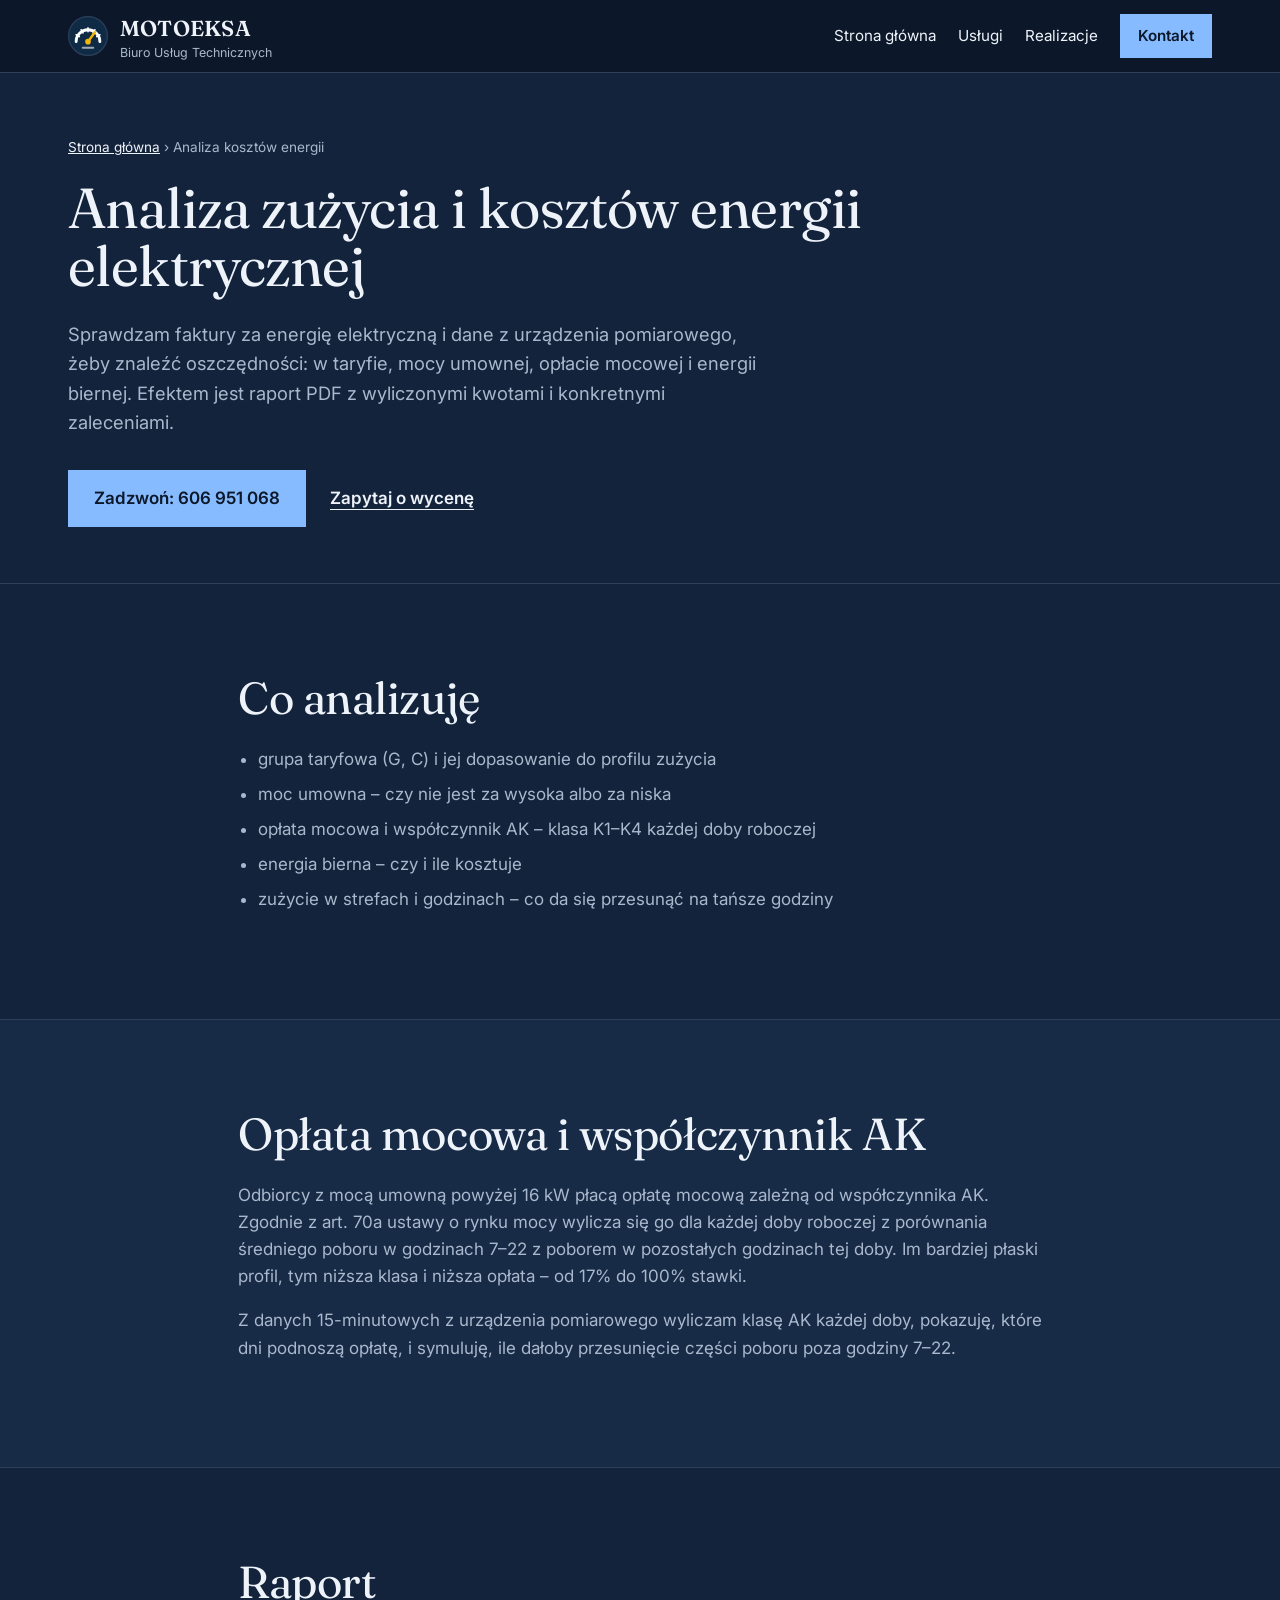
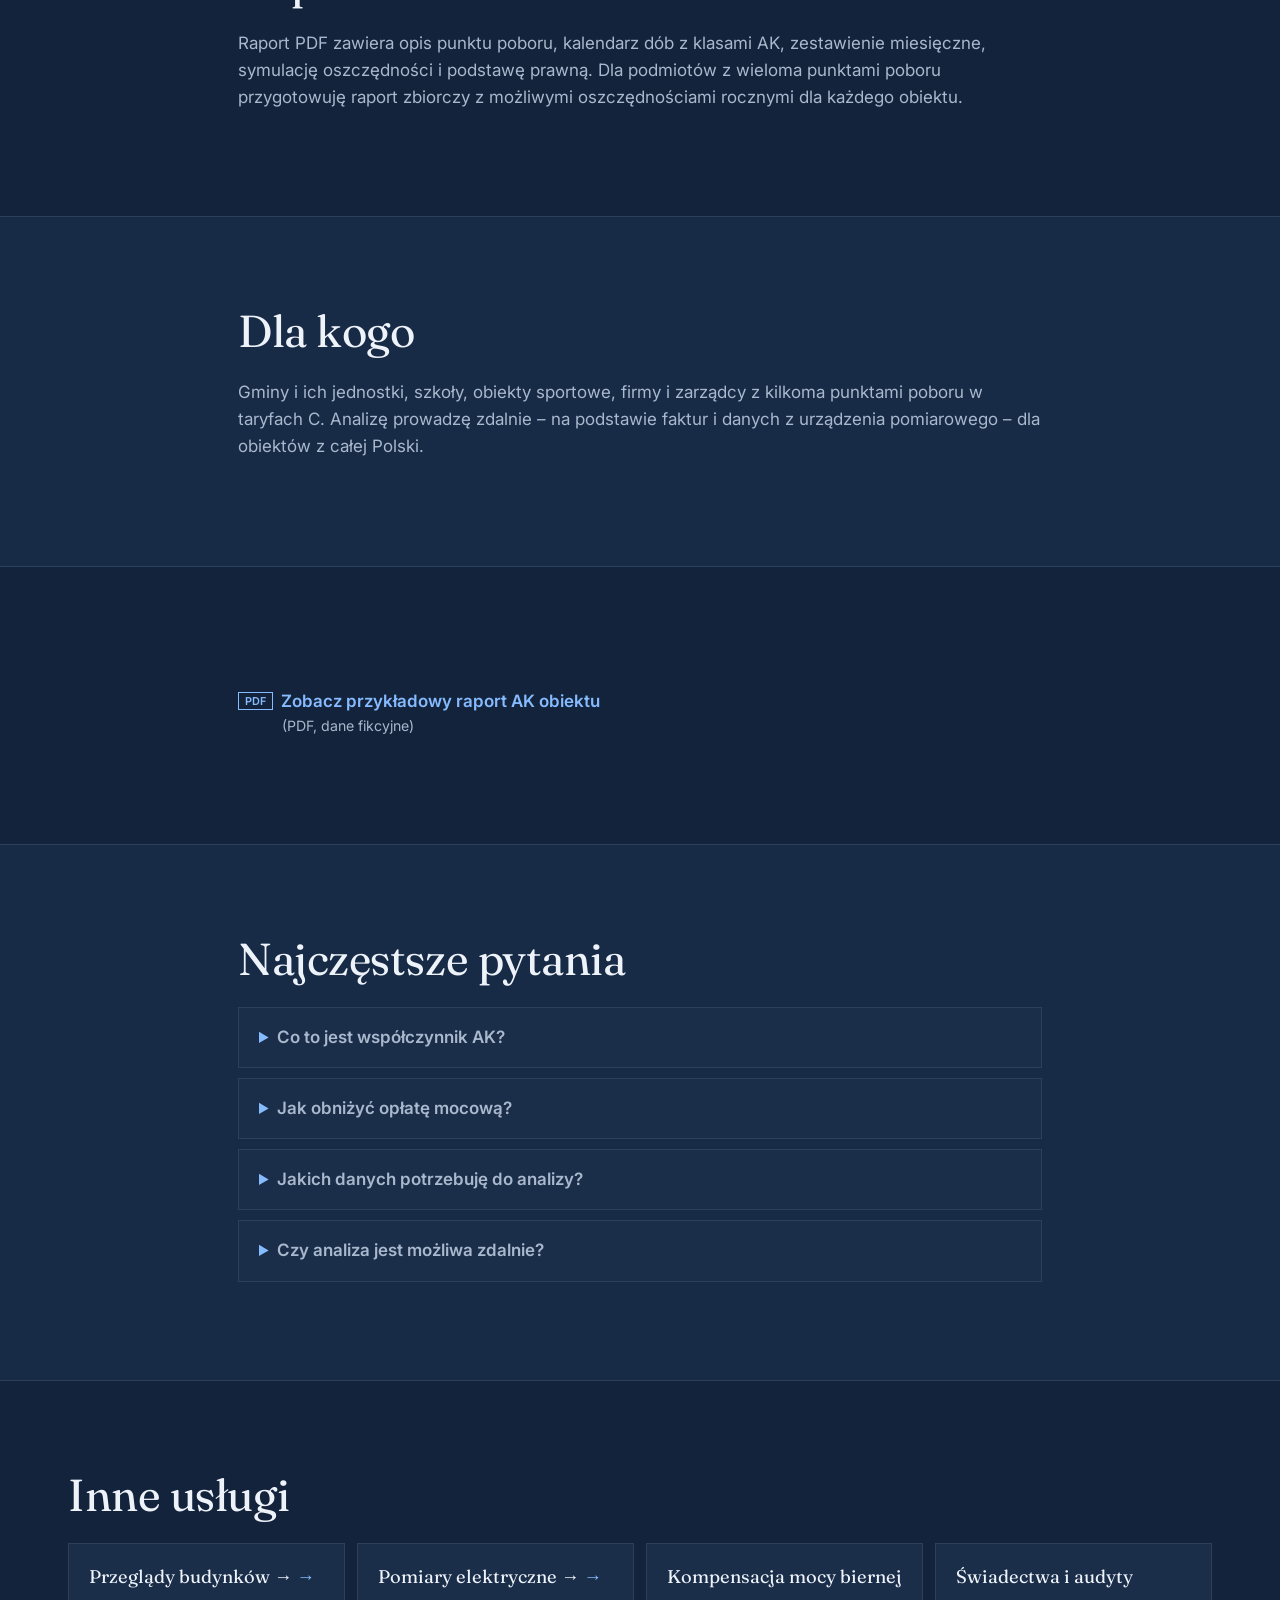
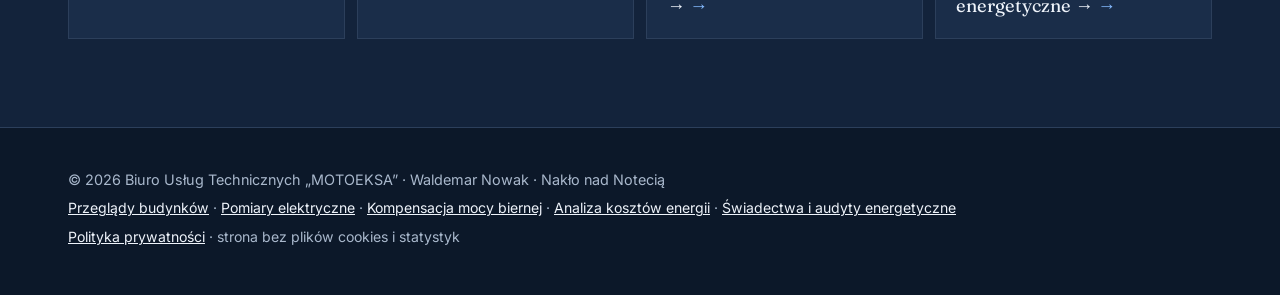
<file: oplata-mocowa-analiza-energii/index.html>
<!doctype html>
<html lang="pl">
<head>
<meta charset="utf-8">
<meta name="viewport" content="width=device-width, initial-scale=1">
<title>Opłata mocowa i współczynnik AK – analiza kosztów energii</title>
<meta name="description" content="Analiza faktur za prąd: dobór taryfy i mocy umownej, współczynnik AK opłaty mocowej z danych 15-minutowych, raport z możliwymi oszczędnościami.">
<link rel="canonical" href="https://motoeksa.pl/oplata-mocowa-analiza-energii/">
<meta property="og:type" content="website">
<meta property="og:locale" content="pl_PL">
<meta property="og:site_name" content="MOTOEKSA">
<meta property="og:title" content="Opłata mocowa i współczynnik AK – analiza kosztów energii">
<meta property="og:description" content="Analiza faktur za prąd: dobór taryfy i mocy umownej, współczynnik AK opłaty mocowej z danych 15-minutowych, raport z możliwymi oszczędnościami.">
<meta property="og:url" content="https://motoeksa.pl/oplata-mocowa-analiza-energii/">
<meta property="og:image" content="https://motoeksa.pl/img/og.png">
<meta property="og:image:width" content="1200">
<meta property="og:image:height" content="630">
<meta name="twitter:card" content="summary_large_image">
<meta name="theme-color" content="#0c1829">
<link rel="icon" href="../img/ikona.svg" type="image/svg+xml">
<link rel="preconnect" href="https://fonts.googleapis.com">
<link rel="preconnect" href="https://fonts.gstatic.com" crossorigin>
<link rel="stylesheet" href="https://fonts.googleapis.com/css2?family=Fraunces:opsz,wght@9..144,400;9..144,600&family=Inter:wght@400;500;600&display=swap">
<link rel="stylesheet" href="../styl.css">
<script type="application/ld+json">
{
 "@context": "https://schema.org",
 "@graph": [
  {
   "@type": [
    "ProfessionalService",
    "Electrician"
   ],
   "@id": "https://motoeksa.pl/#firma",
   "name": "Biuro Usług Technicznych „MOTOEKSA”",
   "alternateName": "MOTOEKSA",
   "founder": {
    "@type": "Person",
    "name": "Waldemar Nowak",
    "honorificPrefix": "inż."
   },
   "address": {
    "@type": "PostalAddress",
    "streetAddress": "ul. Świętego Jana Pawła II 11",
    "postalCode": "89-100",
    "addressLocality": "Nakło nad Notecią",
    "addressCountry": "PL"
   },
   "telephone": "+48606951068",
   "email": "motoeksa@gmail.com",
   "taxID": "5581062412",
   "description": "Okresowe przeglądy budynków, pomiary elektryczne, analizy zużycia energii, opłata mocowa i kompensacja mocy biernej – inż. Waldemar Nowak, Nakło nad Notecią.",
   "image": "https://motoeksa.pl/img/og.png",
   "logo": "https://motoeksa.pl/img/ikona.svg",
   "url": "https://motoeksa.pl/",
   "areaServed": [
    {
     "@type": "City",
     "name": "Nakło nad Notecią"
    },
    {
     "@type": "City",
     "name": "Szubin"
    },
    {
     "@type": "City",
     "name": "Kcynia"
    },
    {
     "@type": "City",
     "name": "Mrocza"
    },
    {
     "@type": "City",
     "name": "Sadki"
    },
    {
     "@type": "City",
     "name": "Bydgoszcz"
    },
    {
     "@type": "City",
     "name": "Żnin"
    },
    {
     "@type": "City",
     "name": "Wyrzysk"
    },
    {
     "@type": "City",
     "name": "Piła"
    },
    {
     "@type": "AdministrativeArea",
     "name": "powiat nakielski"
    },
    {
     "@type": "AdministrativeArea",
     "name": "województwo kujawsko-pomorskie"
    }
   ],
   "sameAs": [
    "https://share.google/DEgC0BHQFHlprhYzm",
    "https://www.linkedin.com/in/waldemar-nowak-a03078222/",
    "https://www.wpolsce24.pl/firma,1470610,Biuro+Us%C5%82ug+Technicznych+MOTOEKSA+Waldemar+Nowak.html"
   ],
   "openingHoursSpecification": [
    {
     "@type": "OpeningHoursSpecification",
     "dayOfWeek": [
      "Monday",
      "Tuesday",
      "Wednesday",
      "Thursday",
      "Friday"
     ],
     "opens": "08:00",
     "closes": "17:00"
    }
   ],
   "foundingDate": "2003",
   "makesOffer": [
    {
     "@type": "Offer",
     "itemOffered": {
      "@type": "Service",
      "name": "Okresowe przeglądy budynków (art. 62 Prawa budowlanego)"
     }
    },
    {
     "@type": "Offer",
     "itemOffered": {
      "@type": "Service",
      "name": "Pomiary i protokoły instalacji elektrycznych"
     }
    },
    {
     "@type": "Offer",
     "itemOffered": {
      "@type": "Service",
      "name": "Świadectwa charakterystyki energetycznej i audyty energetyczne"
     }
    },
    {
     "@type": "Offer",
     "itemOffered": {
      "@type": "Service",
      "name": "Analiza zużycia i kosztów energii elektrycznej"
     }
    },
    {
     "@type": "Offer",
     "itemOffered": {
      "@type": "Service",
      "name": "Monitoring fotowoltaiki i zużycia"
     }
    },
    {
     "@type": "Offer",
     "itemOffered": {
      "@type": "Service",
      "name": "Automatyka i integracja budynku"
     }
    },
    {
     "@type": "Offer",
     "itemOffered": {
      "@type": "Service",
      "name": "Kompensacja mocy biernej – indukcyjnej i pojemnościowej"
     }
    }
   ]
  },
  {
   "@type": "Service",
   "name": "Analiza zużycia i kosztów energii elektrycznej",
   "serviceType": "Analiza kosztów energii",
   "description": "Analiza faktur za prąd: dobór taryfy i mocy umownej, współczynnik AK opłaty mocowej z danych 15-minutowych, raport z możliwymi oszczędnościami.",
   "provider": {
    "@id": "https://motoeksa.pl/#firma"
   },
   "areaServed": [
    {
     "@type": "City",
     "name": "Nakło nad Notecią"
    },
    {
     "@type": "City",
     "name": "Szubin"
    },
    {
     "@type": "City",
     "name": "Kcynia"
    },
    {
     "@type": "City",
     "name": "Mrocza"
    },
    {
     "@type": "City",
     "name": "Sadki"
    },
    {
     "@type": "City",
     "name": "Bydgoszcz"
    },
    {
     "@type": "City",
     "name": "Żnin"
    },
    {
     "@type": "City",
     "name": "Wyrzysk"
    },
    {
     "@type": "City",
     "name": "Piła"
    },
    {
     "@type": "AdministrativeArea",
     "name": "powiat nakielski"
    },
    {
     "@type": "AdministrativeArea",
     "name": "województwo kujawsko-pomorskie"
    }
   ],
   "url": "https://motoeksa.pl/oplata-mocowa-analiza-energii/"
  },
  {
   "@type": "FAQPage",
   "mainEntity": [
    {
     "@type": "Question",
     "name": "Co to jest współczynnik AK?",
     "acceptedAnswer": {
      "@type": "Answer",
      "text": "To współczynnik, przez który mnoży się stawkę opłaty mocowej. Przyjmuje wartości 0,17, 0,50, 0,83 albo 1 – zależnie od tego, jak bardzo pobór w godzinach 7–22 doby roboczej przewyższa pobór w pozostałych godzinach. Wylicza się go osobno dla każdej doby roboczej."
     }
    },
    {
     "@type": "Question",
     "name": "Jak obniżyć opłatę mocową?",
     "acceptedAnswer": {
      "@type": "Answer",
      "text": "Spłaszczając profil zużycia w dni robocze, czyli przenosząc część poboru (np. ładowanie, podgrzewanie wody, chłodzenie z akumulacją) na godziny przed 7:00 i po 22:00. Symulacja w raporcie pokazuje, ile da konkretne przesunięcie."
     }
    },
    {
     "@type": "Question",
     "name": "Jakich danych potrzebuję do analizy?",
     "acceptedAnswer": {
      "@type": "Answer",
      "text": "Faktur za energię z ostatnich 12 miesięcy, a do analizy opłaty mocowej – danych 15-minutowych z urządzenia pomiarowego z tego samego okresu. Pomagam je pozyskać."
     }
    },
    {
     "@type": "Question",
     "name": "Czy analiza jest możliwa zdalnie?",
     "acceptedAnswer": {
      "@type": "Answer",
      "text": "Tak. Analizę faktur i opłaty mocowej prowadzę zdalnie dla obiektów z całej Polski; na miejscu potrzebne są tylko pomiary, np. przy kompensacji mocy biernej."
     }
    }
   ]
  },
  {
   "@type": "BreadcrumbList",
   "itemListElement": [
    {
     "@type": "ListItem",
     "position": 1,
     "name": "Strona główna",
     "item": "https://motoeksa.pl/"
    },
    {
     "@type": "ListItem",
     "position": 2,
     "name": "Analiza kosztów energii",
     "item": "https://motoeksa.pl/oplata-mocowa-analiza-energii/"
    }
   ]
  }
 ]
}
</script>
</head>
<body>

<header class="naglowek">
  <div class="kontener naglowek-wnetrze">
    <a class="logo" href="../"><span class="logo-znak logo-znak-svg" aria-hidden="true"><svg xmlns="http://www.w3.org/2000/svg" viewBox="0 0 64 64" width="40" height="40"><circle cx="32" cy="32" r="31" fill="#0f2a44"/><path d="M13 41 A19 19 0 0 1 51 41" fill="none" stroke="#fff" stroke-width="4.5" stroke-linecap="round"/><line x1="32" y1="25" x2="32" y2="19" stroke="#fff" stroke-width="2.5" stroke-linecap="round" transform="rotate(-60 32 41)"/><line x1="32" y1="25" x2="32" y2="19" stroke="#fff" stroke-width="2.5" stroke-linecap="round" transform="rotate(-30 32 41)"/><line x1="32" y1="25" x2="32" y2="19" stroke="#fff" stroke-width="2.5" stroke-linecap="round" transform="rotate(0 32 41)"/><line x1="32" y1="25" x2="32" y2="19" stroke="#fff" stroke-width="2.5" stroke-linecap="round" transform="rotate(30 32 41)"/><line x1="32" y1="25" x2="32" y2="19" stroke="#fff" stroke-width="2.5" stroke-linecap="round" transform="rotate(60 32 41)"/><line x1="32" y1="41" x2="43" y2="26" stroke="#f2b705" stroke-width="4" stroke-linecap="round"/><circle cx="32" cy="41" r="4.5" fill="#f2b705"/><rect x="22" y="49" width="20" height="3.5" rx="1.75" fill="#fff" opacity=".6"/></svg></span><span><b>MOTOEKSA</b><small>Biuro Usług Technicznych</small></span></a>
    <nav class="menu" aria-label="Menu główne">
      <a href="../">Strona główna</a>
      <a href="../#uslugi">Usługi</a>
      <a href="../#realizacje">Realizacje</a>
      <a href="../#kontakt" class="menu-kontakt">Kontakt</a>
    </nav>
  </div>
</header>

<main>

<section class="hero hero-podstrona">
  <div class="kontener">
    <nav class="okruszki" aria-label="Ścieżka"><a href="../">Strona główna</a> › Analiza kosztów energii</nav>
    <h1>Analiza zużycia i kosztów energii elektrycznej</h1>
    <p class="hero-opis">Sprawdzam faktury za energię elektryczną i dane z urządzenia pomiarowego, żeby znaleźć oszczędności: w taryfie, mocy umownej, opłacie mocowej i energii biernej. Efektem jest raport PDF z wyliczonymi kwotami i konkretnymi zaleceniami.</p>
    <div class="przyciski">
      <a class="przycisk" href="tel:+48606951068">Zadzwoń: 606 951 068</a>
      <a class="przycisk przycisk-jasny" href="../#kontakt">Zapytaj o wycenę</a>
    </div>
  </div>
</section>

<section class="sekcja">
  <div class="kontener tekst-sekcji">
    <h2>Co analizuję</h2>

    <ul>
      <li>grupa taryfowa (G, C) i jej dopasowanie do profilu zużycia</li>
      <li>moc umowna – czy nie jest za wysoka albo za niska</li>
      <li>opłata mocowa i współczynnik AK – klasa K1–K4 każdej doby roboczej</li>
      <li>energia bierna – czy i ile kosztuje</li>
      <li>zużycie w strefach i godzinach – co da się przesunąć na tańsze godziny</li>
    </ul>
  </div>
</section>

<section class="sekcja sekcja-tlo">
  <div class="kontener tekst-sekcji">
    <h2>Opłata mocowa i współczynnik AK</h2>
    <p>Odbiorcy z mocą umowną powyżej 16 kW płacą opłatę mocową zależną od współczynnika AK. Zgodnie z art. 70a ustawy o rynku mocy wylicza się go dla każdej doby roboczej z porównania średniego poboru w godzinach 7–22 z poborem w pozostałych godzinach tej doby. Im bardziej płaski profil, tym niższa klasa i niższa opłata – od 17% do 100% stawki.</p>
    <p>Z danych 15-minutowych z urządzenia pomiarowego wyliczam klasę AK każdej doby, pokazuję, które dni podnoszą opłatę, i symuluję, ile dałoby przesunięcie części poboru poza godziny 7–22.</p>
  </div>
</section>

<section class="sekcja">
  <div class="kontener tekst-sekcji">
    <h2>Raport</h2>
    <p>Raport PDF zawiera opis punktu poboru, kalendarz dób z klasami AK, zestawienie miesięczne, symulację oszczędności i podstawę prawną. Dla podmiotów z wieloma punktami poboru przygotowuję raport zbiorczy z możliwymi oszczędnościami rocznymi dla każdego obiektu.</p>
  </div>
</section>

<section class="sekcja sekcja-tlo">
  <div class="kontener tekst-sekcji">
    <h2>Dla kogo</h2>
    <p>Gminy i ich jednostki, szkoły, obiekty sportowe, firmy i zarządcy z kilkoma punktami poboru w taryfach C. Analizę prowadzę zdalnie – na podstawie faktur i danych z urządzenia pomiarowego – dla obiektów z całej Polski.</p>
  </div>
</section>

<section class="sekcja">
  <div class="kontener tekst-sekcji">
    <p><a class="link-pdf" href="../pliki/przyklad-raport-ak-obiektu.pdf" target="_blank" rel="noopener">Zobacz przykładowy raport AK obiektu <small>(PDF, dane fikcyjne)</small></a></p>
  </div>
</section>

<section class="sekcja sekcja-tlo" id="faq">
  <div class="kontener tekst-sekcji">
    <h2>Najczęstsze pytania</h2>
    <div class="faq">
      <details>
        <summary>Co to jest współczynnik AK?</summary>
        <p>To współczynnik, przez który mnoży się stawkę opłaty mocowej. Przyjmuje wartości 0,17, 0,50, 0,83 albo 1 – zależnie od tego, jak bardzo pobór w godzinach 7–22 doby roboczej przewyższa pobór w pozostałych godzinach. Wylicza się go osobno dla każdej doby roboczej.</p>
      </details>
      <details>
        <summary>Jak obniżyć opłatę mocową?</summary>
        <p>Spłaszczając profil zużycia w dni robocze, czyli przenosząc część poboru (np. ładowanie, podgrzewanie wody, chłodzenie z akumulacją) na godziny przed 7:00 i po 22:00. Symulacja w raporcie pokazuje, ile da konkretne przesunięcie.</p>
      </details>
      <details>
        <summary>Jakich danych potrzebuję do analizy?</summary>
        <p>Faktur za energię z ostatnich 12 miesięcy, a do analizy opłaty mocowej – danych 15-minutowych z urządzenia pomiarowego z tego samego okresu. Pomagam je pozyskać.</p>
      </details>
      <details>
        <summary>Czy analiza jest możliwa zdalnie?</summary>
        <p>Tak. Analizę faktur i opłaty mocowej prowadzę zdalnie dla obiektów z całej Polski; na miejscu potrzebne są tylko pomiary, np. przy kompensacji mocy biernej.</p>
      </details>
    </div>
  </div>
</section>

<section class="sekcja">
  <div class="kontener">
    <h2>Inne usługi</h2>
    <div class="inne-uslugi">
      <a href="../przeglady-budynkow/">Przeglądy budynków →</a>
      <a href="../pomiary-elektryczne/">Pomiary elektryczne →</a>
      <a href="../kompensacja-mocy-biernej/">Kompensacja mocy biernej →</a>
      <a href="../swiadectwa-energetyczne-audyty/">Świadectwa i audyty energetyczne →</a>
    </div>
  </div>
</section>

</main>

<footer class="stopka">
  <div class="kontener">
    <p>© 2026 Biuro Usług Technicznych „MOTOEKSA” · Waldemar Nowak · Nakło nad Notecią</p>
    <p class="drobne stopka-uslugi"><a href="../przeglady-budynkow/">Przeglądy budynków</a> · <a href="../pomiary-elektryczne/">Pomiary elektryczne</a> · <a href="../kompensacja-mocy-biernej/">Kompensacja mocy biernej</a> · <a href="../oplata-mocowa-analiza-energii/">Analiza kosztów energii</a> · <a href="../swiadectwa-energetyczne-audyty/">Świadectwa i audyty energetyczne</a></p>
    <p class="drobne"><a href="../polityka-prywatnosci.html">Polityka prywatności</a> · strona bez plików cookies i statystyk</p>
  </div>
</footer>

</body>
</html>
</file>
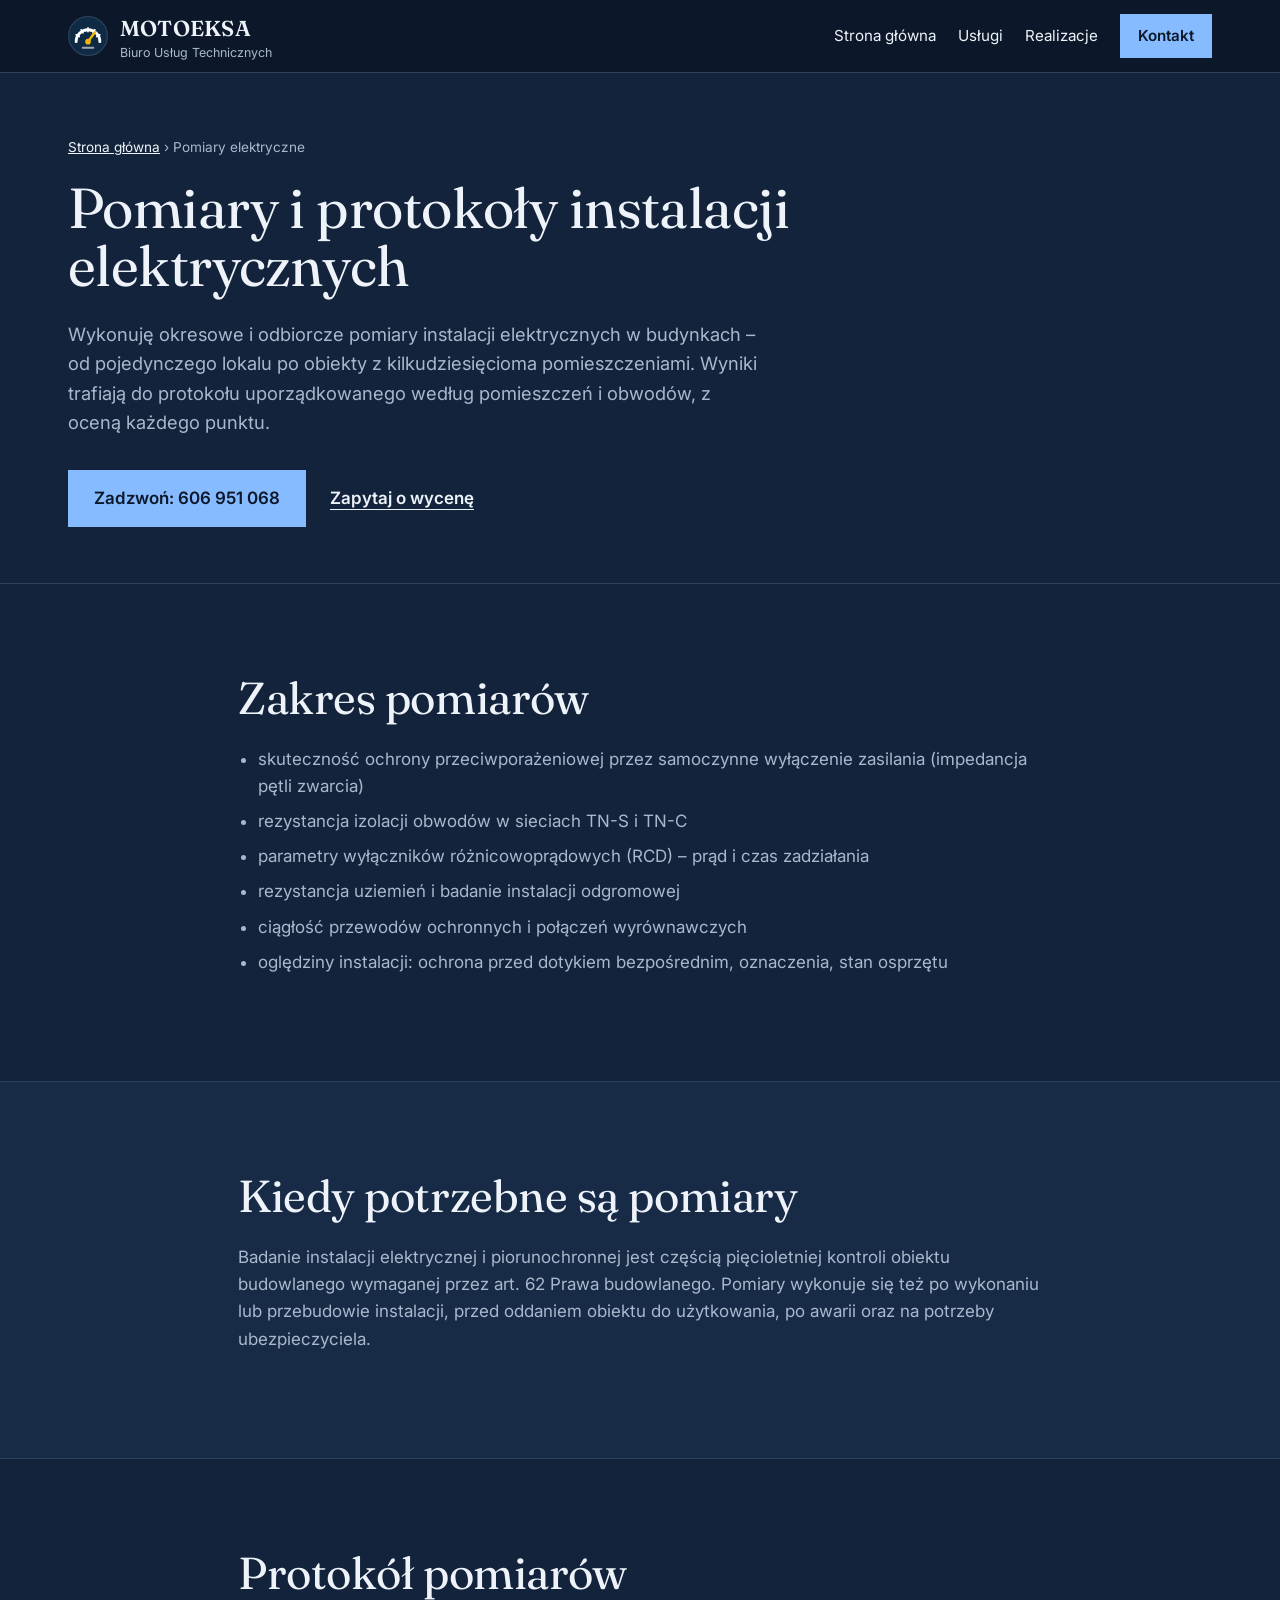
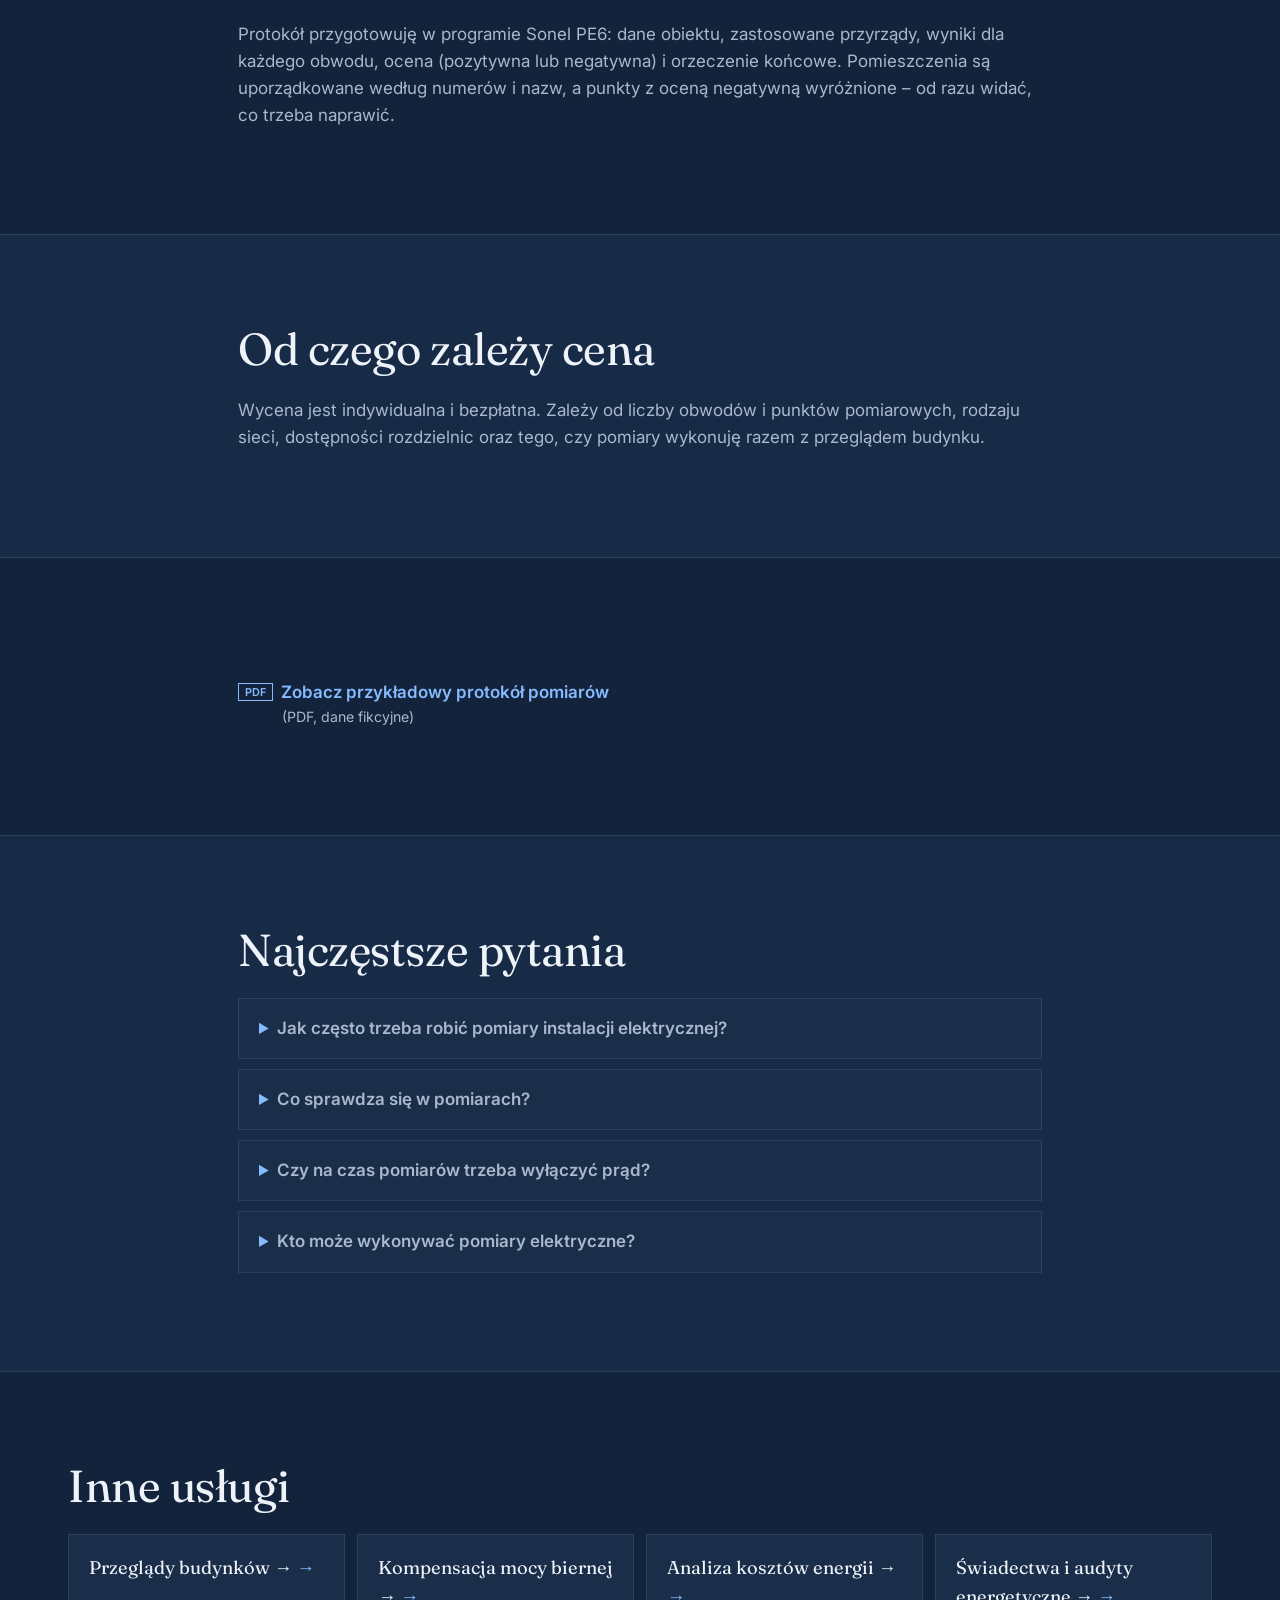
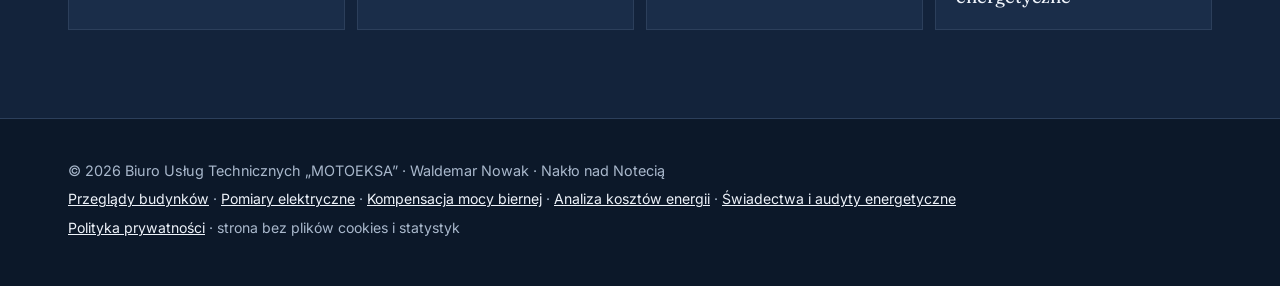
<file: pomiary-elektryczne/index.html>
<!doctype html>
<html lang="pl">
<head>
<meta charset="utf-8">
<meta name="viewport" content="width=device-width, initial-scale=1">
<title>Pomiary elektryczne i protokoły instalacji – Nakło, Bydgoszcz</title>
<meta name="description" content="Pomiary instalacji elektrycznych: ochrona przeciwporażeniowa, izolacja, wyłączniki RCD, uziemienia i instalacja odgromowa. Protokół z oceną w PDF.">
<link rel="canonical" href="https://motoeksa.pl/pomiary-elektryczne/">
<meta property="og:type" content="website">
<meta property="og:locale" content="pl_PL">
<meta property="og:site_name" content="MOTOEKSA">
<meta property="og:title" content="Pomiary elektryczne i protokoły instalacji – Nakło, Bydgoszcz">
<meta property="og:description" content="Pomiary instalacji elektrycznych: ochrona przeciwporażeniowa, izolacja, wyłączniki RCD, uziemienia i instalacja odgromowa. Protokół z oceną w PDF.">
<meta property="og:url" content="https://motoeksa.pl/pomiary-elektryczne/">
<meta property="og:image" content="https://motoeksa.pl/img/og.png">
<meta property="og:image:width" content="1200">
<meta property="og:image:height" content="630">
<meta name="twitter:card" content="summary_large_image">
<meta name="theme-color" content="#0c1829">
<link rel="icon" href="../img/ikona.svg" type="image/svg+xml">
<link rel="preconnect" href="https://fonts.googleapis.com">
<link rel="preconnect" href="https://fonts.gstatic.com" crossorigin>
<link rel="stylesheet" href="https://fonts.googleapis.com/css2?family=Fraunces:opsz,wght@9..144,400;9..144,600&family=Inter:wght@400;500;600&display=swap">
<link rel="stylesheet" href="../styl.css">
<script type="application/ld+json">
{
 "@context": "https://schema.org",
 "@graph": [
  {
   "@type": [
    "ProfessionalService",
    "Electrician"
   ],
   "@id": "https://motoeksa.pl/#firma",
   "name": "Biuro Usług Technicznych „MOTOEKSA”",
   "alternateName": "MOTOEKSA",
   "founder": {
    "@type": "Person",
    "name": "Waldemar Nowak",
    "honorificPrefix": "inż."
   },
   "address": {
    "@type": "PostalAddress",
    "streetAddress": "ul. Świętego Jana Pawła II 11",
    "postalCode": "89-100",
    "addressLocality": "Nakło nad Notecią",
    "addressCountry": "PL"
   },
   "telephone": "+48606951068",
   "email": "motoeksa@gmail.com",
   "taxID": "5581062412",
   "description": "Okresowe przeglądy budynków, pomiary elektryczne, analizy zużycia energii, opłata mocowa i kompensacja mocy biernej – inż. Waldemar Nowak, Nakło nad Notecią.",
   "image": "https://motoeksa.pl/img/og.png",
   "logo": "https://motoeksa.pl/img/ikona.svg",
   "url": "https://motoeksa.pl/",
   "areaServed": [
    {
     "@type": "City",
     "name": "Nakło nad Notecią"
    },
    {
     "@type": "City",
     "name": "Szubin"
    },
    {
     "@type": "City",
     "name": "Kcynia"
    },
    {
     "@type": "City",
     "name": "Mrocza"
    },
    {
     "@type": "City",
     "name": "Sadki"
    },
    {
     "@type": "City",
     "name": "Bydgoszcz"
    },
    {
     "@type": "City",
     "name": "Żnin"
    },
    {
     "@type": "City",
     "name": "Wyrzysk"
    },
    {
     "@type": "City",
     "name": "Piła"
    },
    {
     "@type": "AdministrativeArea",
     "name": "powiat nakielski"
    },
    {
     "@type": "AdministrativeArea",
     "name": "województwo kujawsko-pomorskie"
    }
   ],
   "sameAs": [
    "https://share.google/DEgC0BHQFHlprhYzm",
    "https://www.linkedin.com/in/waldemar-nowak-a03078222/",
    "https://www.wpolsce24.pl/firma,1470610,Biuro+Us%C5%82ug+Technicznych+MOTOEKSA+Waldemar+Nowak.html"
   ],
   "openingHoursSpecification": [
    {
     "@type": "OpeningHoursSpecification",
     "dayOfWeek": [
      "Monday",
      "Tuesday",
      "Wednesday",
      "Thursday",
      "Friday"
     ],
     "opens": "08:00",
     "closes": "17:00"
    }
   ],
   "foundingDate": "2003",
   "makesOffer": [
    {
     "@type": "Offer",
     "itemOffered": {
      "@type": "Service",
      "name": "Okresowe przeglądy budynków (art. 62 Prawa budowlanego)"
     }
    },
    {
     "@type": "Offer",
     "itemOffered": {
      "@type": "Service",
      "name": "Pomiary i protokoły instalacji elektrycznych"
     }
    },
    {
     "@type": "Offer",
     "itemOffered": {
      "@type": "Service",
      "name": "Świadectwa charakterystyki energetycznej i audyty energetyczne"
     }
    },
    {
     "@type": "Offer",
     "itemOffered": {
      "@type": "Service",
      "name": "Analiza zużycia i kosztów energii elektrycznej"
     }
    },
    {
     "@type": "Offer",
     "itemOffered": {
      "@type": "Service",
      "name": "Monitoring fotowoltaiki i zużycia"
     }
    },
    {
     "@type": "Offer",
     "itemOffered": {
      "@type": "Service",
      "name": "Automatyka i integracja budynku"
     }
    },
    {
     "@type": "Offer",
     "itemOffered": {
      "@type": "Service",
      "name": "Kompensacja mocy biernej – indukcyjnej i pojemnościowej"
     }
    }
   ]
  },
  {
   "@type": "Service",
   "name": "Pomiary i protokoły instalacji elektrycznych",
   "serviceType": "Pomiary elektryczne",
   "description": "Pomiary instalacji elektrycznych: ochrona przeciwporażeniowa, izolacja, wyłączniki RCD, uziemienia i instalacja odgromowa. Protokół z oceną w PDF.",
   "provider": {
    "@id": "https://motoeksa.pl/#firma"
   },
   "areaServed": [
    {
     "@type": "City",
     "name": "Nakło nad Notecią"
    },
    {
     "@type": "City",
     "name": "Szubin"
    },
    {
     "@type": "City",
     "name": "Kcynia"
    },
    {
     "@type": "City",
     "name": "Mrocza"
    },
    {
     "@type": "City",
     "name": "Sadki"
    },
    {
     "@type": "City",
     "name": "Bydgoszcz"
    },
    {
     "@type": "City",
     "name": "Żnin"
    },
    {
     "@type": "City",
     "name": "Wyrzysk"
    },
    {
     "@type": "City",
     "name": "Piła"
    },
    {
     "@type": "AdministrativeArea",
     "name": "powiat nakielski"
    },
    {
     "@type": "AdministrativeArea",
     "name": "województwo kujawsko-pomorskie"
    }
   ],
   "url": "https://motoeksa.pl/pomiary-elektryczne/"
  },
  {
   "@type": "FAQPage",
   "mainEntity": [
    {
     "@type": "Question",
     "name": "Jak często trzeba robić pomiary instalacji elektrycznej?",
     "acceptedAnswer": {
      "@type": "Answer",
      "text": "Co najmniej raz na 5 lat – w ramach pięcioletniej kontroli obiektu budowlanego. Dla niektórych obiektów i pomieszczeń przepisy i normy przewidują krótsze okresy; ustalam je dla konkretnego obiektu."
     }
    },
    {
     "@type": "Question",
     "name": "Co sprawdza się w pomiarach?",
     "acceptedAnswer": {
      "@type": "Answer",
      "text": "Skuteczność ochrony przeciwporażeniowej, rezystancję izolacji, działanie wyłączników różnicowoprądowych, uziemienia i instalację odgromową oraz ogólny stan instalacji."
     }
    },
    {
     "@type": "Question",
     "name": "Czy na czas pomiarów trzeba wyłączyć prąd?",
     "acceptedAnswer": {
      "@type": "Answer",
      "text": "Pomiary rezystancji izolacji wymagają wyłączenia napięcia w badanym obwodzie, a pomiary impedancji pętli zwarcia i wyłączników RCD wykonuje się pod napięciem. Wyłączenia planuję obwodami, w uzgodnionych godzinach, żeby jak najmniej przeszkadzać w pracy obiektu."
     }
    },
    {
     "@type": "Question",
     "name": "Kto może wykonywać pomiary elektryczne?",
     "acceptedAnswer": {
      "@type": "Answer",
      "text": "Osoba ze świadectwem kwalifikacyjnym SEP obejmującym pomiary, przyrządami z aktualnym wzorcowaniem."
     }
    }
   ]
  },
  {
   "@type": "BreadcrumbList",
   "itemListElement": [
    {
     "@type": "ListItem",
     "position": 1,
     "name": "Strona główna",
     "item": "https://motoeksa.pl/"
    },
    {
     "@type": "ListItem",
     "position": 2,
     "name": "Pomiary elektryczne",
     "item": "https://motoeksa.pl/pomiary-elektryczne/"
    }
   ]
  }
 ]
}
</script>
</head>
<body>

<header class="naglowek">
  <div class="kontener naglowek-wnetrze">
    <a class="logo" href="../"><span class="logo-znak logo-znak-svg" aria-hidden="true"><svg xmlns="http://www.w3.org/2000/svg" viewBox="0 0 64 64" width="40" height="40"><circle cx="32" cy="32" r="31" fill="#0f2a44"/><path d="M13 41 A19 19 0 0 1 51 41" fill="none" stroke="#fff" stroke-width="4.5" stroke-linecap="round"/><line x1="32" y1="25" x2="32" y2="19" stroke="#fff" stroke-width="2.5" stroke-linecap="round" transform="rotate(-60 32 41)"/><line x1="32" y1="25" x2="32" y2="19" stroke="#fff" stroke-width="2.5" stroke-linecap="round" transform="rotate(-30 32 41)"/><line x1="32" y1="25" x2="32" y2="19" stroke="#fff" stroke-width="2.5" stroke-linecap="round" transform="rotate(0 32 41)"/><line x1="32" y1="25" x2="32" y2="19" stroke="#fff" stroke-width="2.5" stroke-linecap="round" transform="rotate(30 32 41)"/><line x1="32" y1="25" x2="32" y2="19" stroke="#fff" stroke-width="2.5" stroke-linecap="round" transform="rotate(60 32 41)"/><line x1="32" y1="41" x2="43" y2="26" stroke="#f2b705" stroke-width="4" stroke-linecap="round"/><circle cx="32" cy="41" r="4.5" fill="#f2b705"/><rect x="22" y="49" width="20" height="3.5" rx="1.75" fill="#fff" opacity=".6"/></svg></span><span><b>MOTOEKSA</b><small>Biuro Usług Technicznych</small></span></a>
    <nav class="menu" aria-label="Menu główne">
      <a href="../">Strona główna</a>
      <a href="../#uslugi">Usługi</a>
      <a href="../#realizacje">Realizacje</a>
      <a href="../#kontakt" class="menu-kontakt">Kontakt</a>
    </nav>
  </div>
</header>

<main>

<section class="hero hero-podstrona">
  <div class="kontener">
    <nav class="okruszki" aria-label="Ścieżka"><a href="../">Strona główna</a> › Pomiary elektryczne</nav>
    <h1>Pomiary i protokoły instalacji elektrycznych</h1>
    <p class="hero-opis">Wykonuję okresowe i odbiorcze pomiary instalacji elektrycznych w budynkach – od pojedynczego lokalu po obiekty z kilkudziesięcioma pomieszczeniami. Wyniki trafiają do protokołu uporządkowanego według pomieszczeń i obwodów, z oceną każdego punktu.</p>
    <div class="przyciski">
      <a class="przycisk" href="tel:+48606951068">Zadzwoń: 606 951 068</a>
      <a class="przycisk przycisk-jasny" href="../#kontakt">Zapytaj o wycenę</a>
    </div>
  </div>
</section>

<section class="sekcja">
  <div class="kontener tekst-sekcji">
    <h2>Zakres pomiarów</h2>

    <ul>
      <li>skuteczność ochrony przeciwporażeniowej przez samoczynne wyłączenie zasilania (impedancja pętli zwarcia)</li>
      <li>rezystancja izolacji obwodów w sieciach TN-S i TN-C</li>
      <li>parametry wyłączników różnicowoprądowych (RCD) – prąd i czas zadziałania</li>
      <li>rezystancja uziemień i badanie instalacji odgromowej</li>
      <li>ciągłość przewodów ochronnych i połączeń wyrównawczych</li>
      <li>oględziny instalacji: ochrona przed dotykiem bezpośrednim, oznaczenia, stan osprzętu</li>
    </ul>
  </div>
</section>

<section class="sekcja sekcja-tlo">
  <div class="kontener tekst-sekcji">
    <h2>Kiedy potrzebne są pomiary</h2>
    <p>Badanie instalacji elektrycznej i piorunochronnej jest częścią pięcioletniej kontroli obiektu budowlanego wymaganej przez art. 62 Prawa budowlanego. Pomiary wykonuje się też po wykonaniu lub przebudowie instalacji, przed oddaniem obiektu do użytkowania, po awarii oraz na potrzeby ubezpieczyciela.</p>
  </div>
</section>

<section class="sekcja">
  <div class="kontener tekst-sekcji">
    <h2>Protokół pomiarów</h2>
    <p>Protokół przygotowuję w programie Sonel PE6: dane obiektu, zastosowane przyrządy, wyniki dla każdego obwodu, ocena (pozytywna lub negatywna) i orzeczenie końcowe. Pomieszczenia są uporządkowane według numerów i nazw, a punkty z oceną negatywną wyróżnione – od razu widać, co trzeba naprawić.</p>
  </div>
</section>

<section class="sekcja sekcja-tlo">
  <div class="kontener tekst-sekcji">
    <h2>Od czego zależy cena</h2>
    <p>Wycena jest indywidualna i bezpłatna. Zależy od liczby obwodów i punktów pomiarowych, rodzaju sieci, dostępności rozdzielnic oraz tego, czy pomiary wykonuję razem z przeglądem budynku.</p>
  </div>
</section>

<section class="sekcja">
  <div class="kontener tekst-sekcji">
    <p><a class="link-pdf" href="../pliki/przyklad-protokolu-pomiarow.pdf" target="_blank" rel="noopener">Zobacz przykładowy protokół pomiarów <small>(PDF, dane fikcyjne)</small></a></p>
  </div>
</section>

<section class="sekcja sekcja-tlo" id="faq">
  <div class="kontener tekst-sekcji">
    <h2>Najczęstsze pytania</h2>
    <div class="faq">
      <details>
        <summary>Jak często trzeba robić pomiary instalacji elektrycznej?</summary>
        <p>Co najmniej raz na 5 lat – w ramach pięcioletniej kontroli obiektu budowlanego. Dla niektórych obiektów i pomieszczeń przepisy i normy przewidują krótsze okresy; ustalam je dla konkretnego obiektu.</p>
      </details>
      <details>
        <summary>Co sprawdza się w pomiarach?</summary>
        <p>Skuteczność ochrony przeciwporażeniowej, rezystancję izolacji, działanie wyłączników różnicowoprądowych, uziemienia i instalację odgromową oraz ogólny stan instalacji.</p>
      </details>
      <details>
        <summary>Czy na czas pomiarów trzeba wyłączyć prąd?</summary>
        <p>Pomiary rezystancji izolacji wymagają wyłączenia napięcia w badanym obwodzie, a pomiary impedancji pętli zwarcia i wyłączników RCD wykonuje się pod napięciem. Wyłączenia planuję obwodami, w uzgodnionych godzinach, żeby jak najmniej przeszkadzać w pracy obiektu.</p>
      </details>
      <details>
        <summary>Kto może wykonywać pomiary elektryczne?</summary>
        <p>Osoba ze świadectwem kwalifikacyjnym SEP obejmującym pomiary, przyrządami z aktualnym wzorcowaniem.</p>
      </details>
    </div>
  </div>
</section>

<section class="sekcja">
  <div class="kontener">
    <h2>Inne usługi</h2>
    <div class="inne-uslugi">
      <a href="../przeglady-budynkow/">Przeglądy budynków →</a>
      <a href="../kompensacja-mocy-biernej/">Kompensacja mocy biernej →</a>
      <a href="../oplata-mocowa-analiza-energii/">Analiza kosztów energii →</a>
      <a href="../swiadectwa-energetyczne-audyty/">Świadectwa i audyty energetyczne →</a>
    </div>
  </div>
</section>

</main>

<footer class="stopka">
  <div class="kontener">
    <p>© 2026 Biuro Usług Technicznych „MOTOEKSA” · Waldemar Nowak · Nakło nad Notecią</p>
    <p class="drobne stopka-uslugi"><a href="../przeglady-budynkow/">Przeglądy budynków</a> · <a href="../pomiary-elektryczne/">Pomiary elektryczne</a> · <a href="../kompensacja-mocy-biernej/">Kompensacja mocy biernej</a> · <a href="../oplata-mocowa-analiza-energii/">Analiza kosztów energii</a> · <a href="../swiadectwa-energetyczne-audyty/">Świadectwa i audyty energetyczne</a></p>
    <p class="drobne"><a href="../polityka-prywatnosci.html">Polityka prywatności</a> · strona bez plików cookies i statystyk</p>
  </div>
</footer>

</body>
</html>
</file>
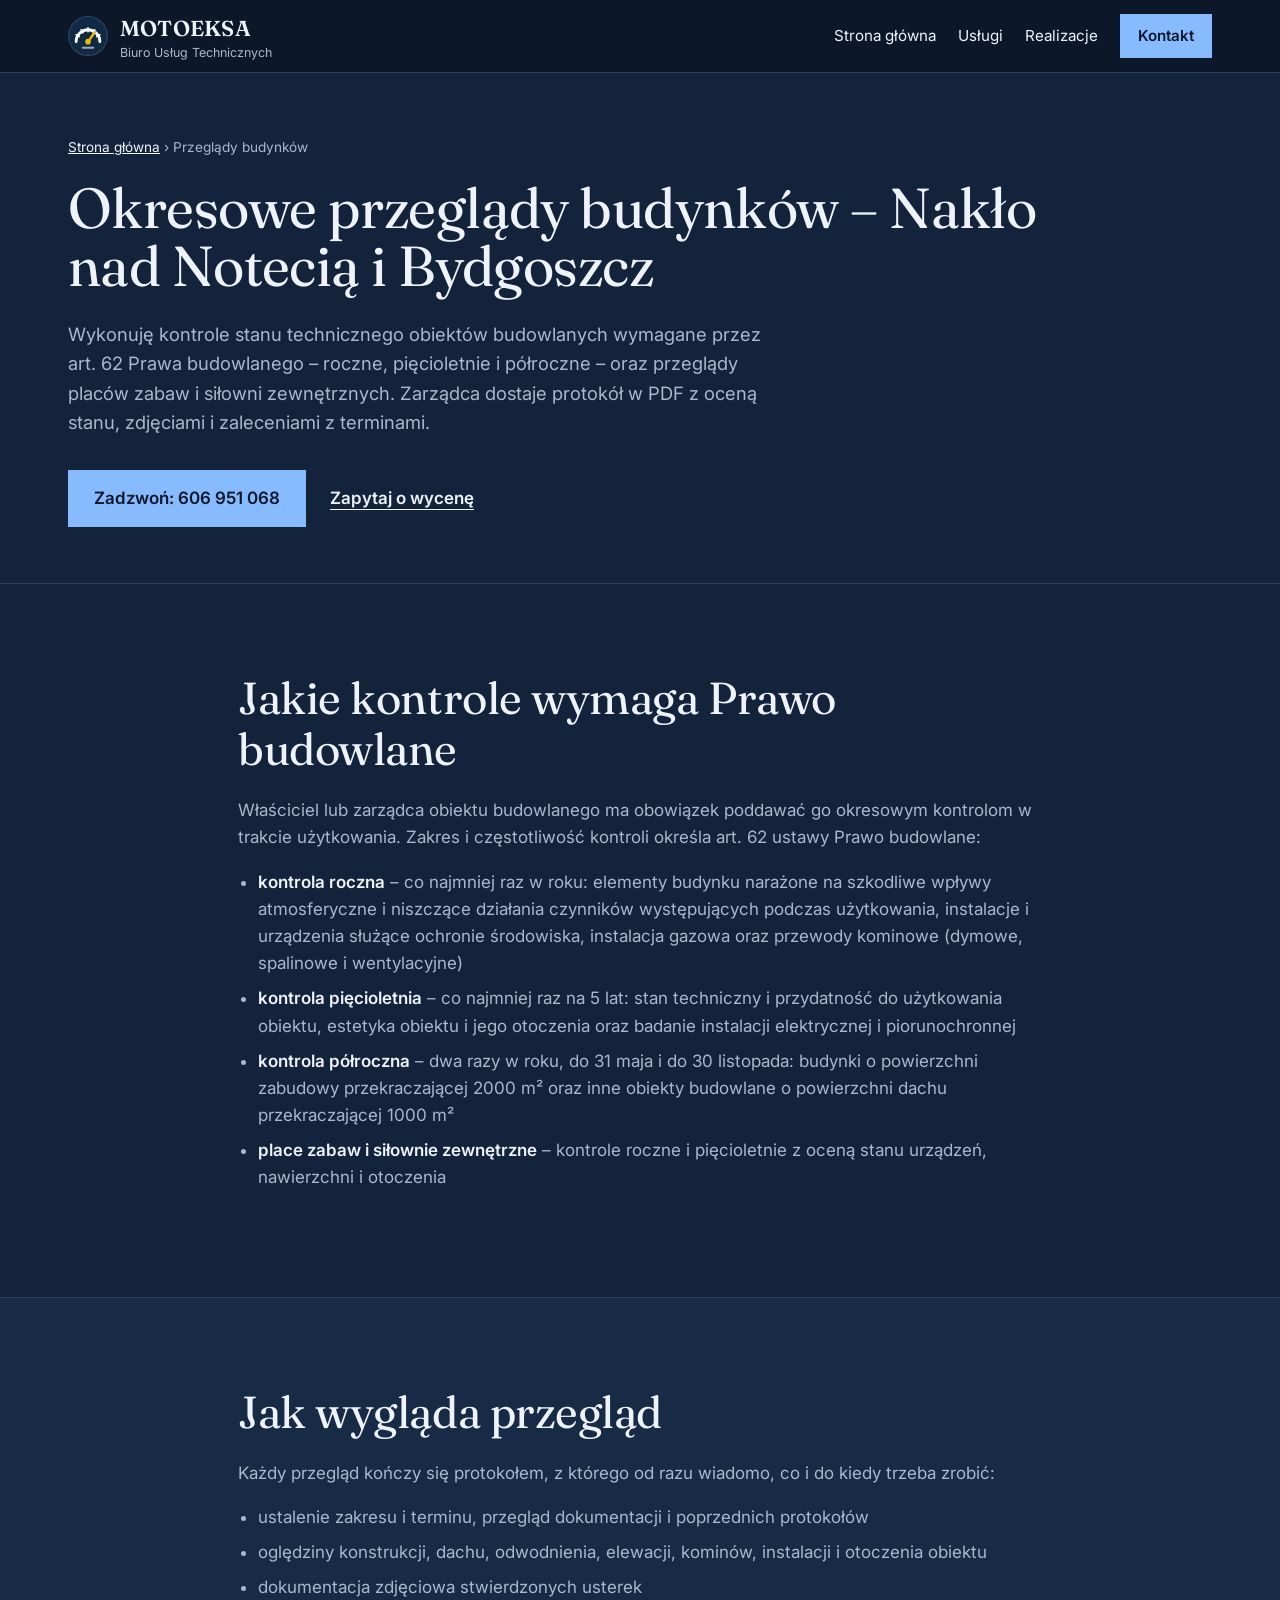
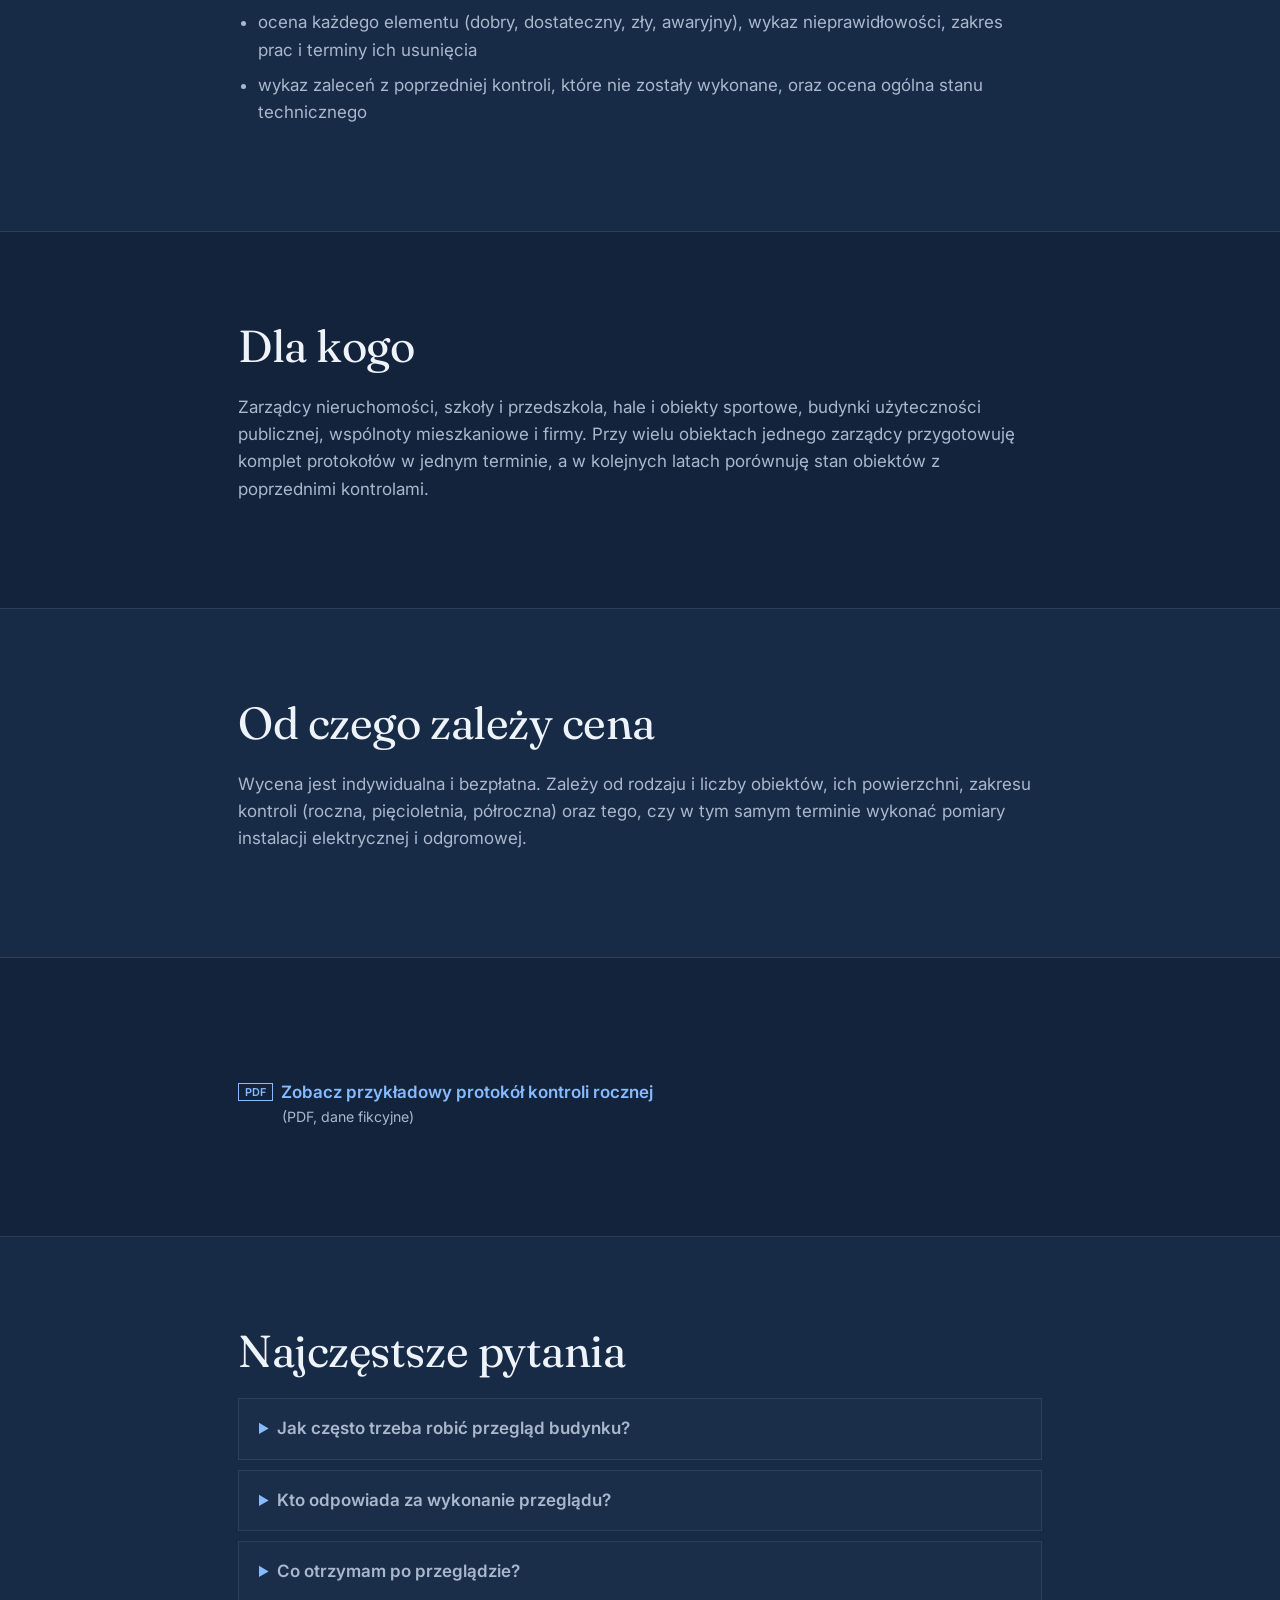
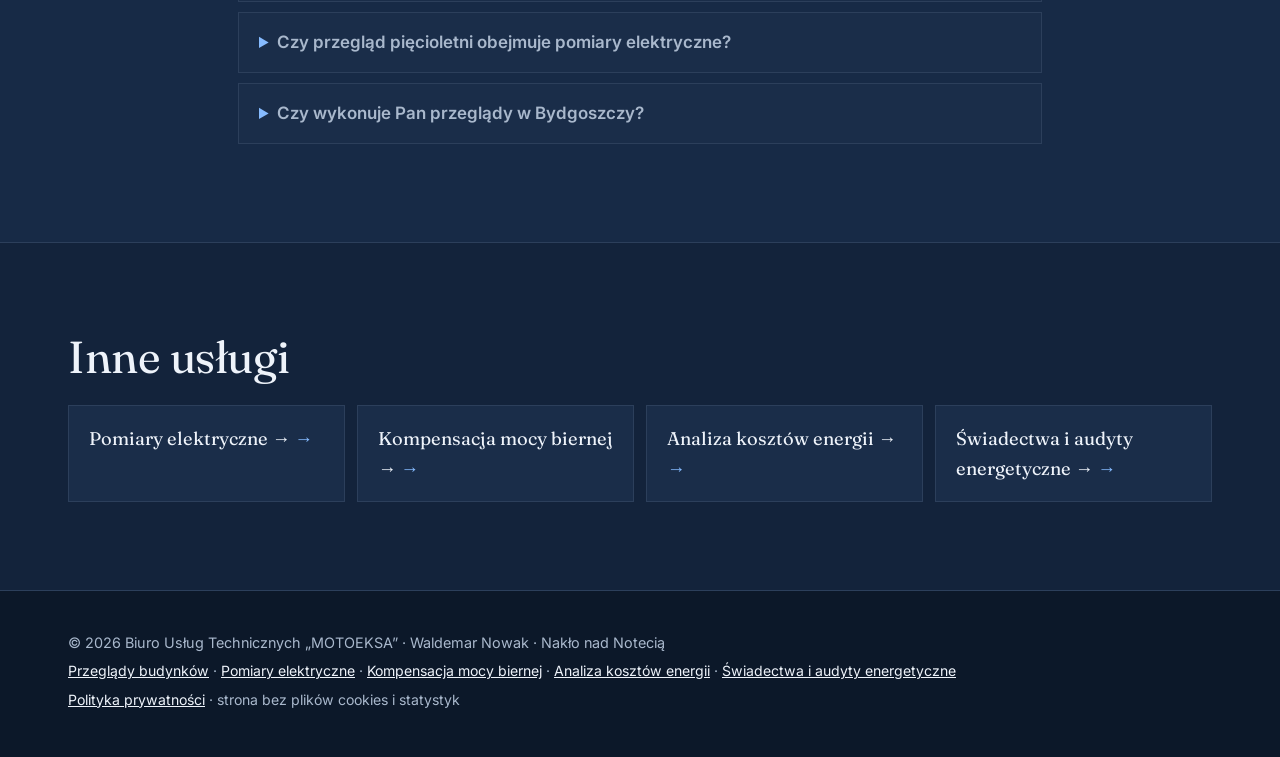
<file: przeglady-budynkow/index.html>
<!doctype html>
<html lang="pl">
<head>
<meta charset="utf-8">
<meta name="viewport" content="width=device-width, initial-scale=1">
<title>Przeglądy budynków Nakło i Bydgoszcz – roczne, 5-letnie</title>
<meta name="description" content="Okresowe kontrole stanu technicznego budynków (art. 62 Prawa budowlanego): roczne, pięcioletnie i półroczne, place zabaw. Protokół PDF z zaleceniami.">
<link rel="canonical" href="https://motoeksa.pl/przeglady-budynkow/">
<meta property="og:type" content="website">
<meta property="og:locale" content="pl_PL">
<meta property="og:site_name" content="MOTOEKSA">
<meta property="og:title" content="Przeglądy budynków Nakło i Bydgoszcz – roczne, 5-letnie">
<meta property="og:description" content="Okresowe kontrole stanu technicznego budynków (art. 62 Prawa budowlanego): roczne, pięcioletnie i półroczne, place zabaw. Protokół PDF z zaleceniami.">
<meta property="og:url" content="https://motoeksa.pl/przeglady-budynkow/">
<meta property="og:image" content="https://motoeksa.pl/img/og.png">
<meta property="og:image:width" content="1200">
<meta property="og:image:height" content="630">
<meta name="twitter:card" content="summary_large_image">
<meta name="theme-color" content="#0c1829">
<link rel="icon" href="../img/ikona.svg" type="image/svg+xml">
<link rel="preconnect" href="https://fonts.googleapis.com">
<link rel="preconnect" href="https://fonts.gstatic.com" crossorigin>
<link rel="stylesheet" href="https://fonts.googleapis.com/css2?family=Fraunces:opsz,wght@9..144,400;9..144,600&family=Inter:wght@400;500;600&display=swap">
<link rel="stylesheet" href="../styl.css">
<script type="application/ld+json">
{
 "@context": "https://schema.org",
 "@graph": [
  {
   "@type": [
    "ProfessionalService",
    "Electrician"
   ],
   "@id": "https://motoeksa.pl/#firma",
   "name": "Biuro Usług Technicznych „MOTOEKSA”",
   "alternateName": "MOTOEKSA",
   "founder": {
    "@type": "Person",
    "name": "Waldemar Nowak",
    "honorificPrefix": "inż."
   },
   "address": {
    "@type": "PostalAddress",
    "streetAddress": "ul. Świętego Jana Pawła II 11",
    "postalCode": "89-100",
    "addressLocality": "Nakło nad Notecią",
    "addressCountry": "PL"
   },
   "telephone": "+48606951068",
   "email": "motoeksa@gmail.com",
   "taxID": "5581062412",
   "description": "Okresowe przeglądy budynków, pomiary elektryczne, analizy zużycia energii, opłata mocowa i kompensacja mocy biernej – inż. Waldemar Nowak, Nakło nad Notecią.",
   "image": "https://motoeksa.pl/img/og.png",
   "logo": "https://motoeksa.pl/img/ikona.svg",
   "url": "https://motoeksa.pl/",
   "areaServed": [
    {
     "@type": "City",
     "name": "Nakło nad Notecią"
    },
    {
     "@type": "City",
     "name": "Szubin"
    },
    {
     "@type": "City",
     "name": "Kcynia"
    },
    {
     "@type": "City",
     "name": "Mrocza"
    },
    {
     "@type": "City",
     "name": "Sadki"
    },
    {
     "@type": "City",
     "name": "Bydgoszcz"
    },
    {
     "@type": "City",
     "name": "Żnin"
    },
    {
     "@type": "City",
     "name": "Wyrzysk"
    },
    {
     "@type": "City",
     "name": "Piła"
    },
    {
     "@type": "AdministrativeArea",
     "name": "powiat nakielski"
    },
    {
     "@type": "AdministrativeArea",
     "name": "województwo kujawsko-pomorskie"
    }
   ],
   "sameAs": [
    "https://share.google/DEgC0BHQFHlprhYzm",
    "https://www.linkedin.com/in/waldemar-nowak-a03078222/",
    "https://www.wpolsce24.pl/firma,1470610,Biuro+Us%C5%82ug+Technicznych+MOTOEKSA+Waldemar+Nowak.html"
   ],
   "openingHoursSpecification": [
    {
     "@type": "OpeningHoursSpecification",
     "dayOfWeek": [
      "Monday",
      "Tuesday",
      "Wednesday",
      "Thursday",
      "Friday"
     ],
     "opens": "08:00",
     "closes": "17:00"
    }
   ],
   "foundingDate": "2003",
   "makesOffer": [
    {
     "@type": "Offer",
     "itemOffered": {
      "@type": "Service",
      "name": "Okresowe przeglądy budynków (art. 62 Prawa budowlanego)"
     }
    },
    {
     "@type": "Offer",
     "itemOffered": {
      "@type": "Service",
      "name": "Pomiary i protokoły instalacji elektrycznych"
     }
    },
    {
     "@type": "Offer",
     "itemOffered": {
      "@type": "Service",
      "name": "Świadectwa charakterystyki energetycznej i audyty energetyczne"
     }
    },
    {
     "@type": "Offer",
     "itemOffered": {
      "@type": "Service",
      "name": "Analiza zużycia i kosztów energii elektrycznej"
     }
    },
    {
     "@type": "Offer",
     "itemOffered": {
      "@type": "Service",
      "name": "Monitoring fotowoltaiki i zużycia"
     }
    },
    {
     "@type": "Offer",
     "itemOffered": {
      "@type": "Service",
      "name": "Automatyka i integracja budynku"
     }
    },
    {
     "@type": "Offer",
     "itemOffered": {
      "@type": "Service",
      "name": "Kompensacja mocy biernej – indukcyjnej i pojemnościowej"
     }
    }
   ]
  },
  {
   "@type": "Service",
   "name": "Okresowe przeglądy budynków – Nakło nad Notecią i Bydgoszcz",
   "serviceType": "Przeglądy budynków",
   "description": "Okresowe kontrole stanu technicznego budynków (art. 62 Prawa budowlanego): roczne, pięcioletnie i półroczne, place zabaw. Protokół PDF z zaleceniami.",
   "provider": {
    "@id": "https://motoeksa.pl/#firma"
   },
   "areaServed": [
    {
     "@type": "City",
     "name": "Nakło nad Notecią"
    },
    {
     "@type": "City",
     "name": "Szubin"
    },
    {
     "@type": "City",
     "name": "Kcynia"
    },
    {
     "@type": "City",
     "name": "Mrocza"
    },
    {
     "@type": "City",
     "name": "Sadki"
    },
    {
     "@type": "City",
     "name": "Bydgoszcz"
    },
    {
     "@type": "City",
     "name": "Żnin"
    },
    {
     "@type": "City",
     "name": "Wyrzysk"
    },
    {
     "@type": "City",
     "name": "Piła"
    },
    {
     "@type": "AdministrativeArea",
     "name": "powiat nakielski"
    },
    {
     "@type": "AdministrativeArea",
     "name": "województwo kujawsko-pomorskie"
    }
   ],
   "url": "https://motoeksa.pl/przeglady-budynkow/"
  },
  {
   "@type": "FAQPage",
   "mainEntity": [
    {
     "@type": "Question",
     "name": "Jak często trzeba robić przegląd budynku?",
     "acceptedAnswer": {
      "@type": "Answer",
      "text": "Co najmniej raz w roku (kontrola roczna) i co najmniej raz na 5 lat (kontrola pięcioletnia, z badaniem instalacji elektrycznej i piorunochronnej). Budynki o powierzchni zabudowy powyżej 2000 m² i obiekty z dachem powyżej 1000 m² kontroluje się dodatkowo dwa razy w roku – do 31 maja i do 30 listopada."
     }
    },
    {
     "@type": "Question",
     "name": "Kto odpowiada za wykonanie przeglądu?",
     "acceptedAnswer": {
      "@type": "Answer",
      "text": "Obowiązek spoczywa na właścicielu lub zarządcy obiektu. Kontrole wykonują osoby z uprawnieniami budowlanymi w odpowiedniej specjalności, a badania instalacji elektrycznych – osoby z odpowiednimi kwalifikacjami."
     }
    },
    {
     "@type": "Question",
     "name": "Co otrzymam po przeglądzie?",
     "acceptedAnswer": {
      "@type": "Answer",
      "text": "Protokół w PDF z danymi obiektu, oceną stanu każdego elementu, zdjęciami usterek, zaleceniami z terminami usunięcia i oceną ogólną stanu technicznego. Protokół dołącza się do książki obiektu budowlanego."
     }
    },
    {
     "@type": "Question",
     "name": "Czy przegląd pięcioletni obejmuje pomiary elektryczne?",
     "acceptedAnswer": {
      "@type": "Answer",
      "text": "Tak – kontrola pięcioletnia obejmuje badanie instalacji elektrycznej i piorunochronnej. Mogę wykonać pomiary w tym samym terminie i dołączyć protokół pomiarów."
     }
    },
    {
     "@type": "Question",
     "name": "Czy wykonuje Pan przeglądy w Bydgoszczy?",
     "acceptedAnswer": {
      "@type": "Answer",
      "text": "Tak. Przeglądy wykonuję w powiecie nakielskim, w Bydgoszczy i w całym województwie kujawsko-pomorskim, a przy większej liczbie obiektów jednego zarządcy – również w innych powiatach."
     }
    }
   ]
  },
  {
   "@type": "BreadcrumbList",
   "itemListElement": [
    {
     "@type": "ListItem",
     "position": 1,
     "name": "Strona główna",
     "item": "https://motoeksa.pl/"
    },
    {
     "@type": "ListItem",
     "position": 2,
     "name": "Przeglądy budynków",
     "item": "https://motoeksa.pl/przeglady-budynkow/"
    }
   ]
  }
 ]
}
</script>
</head>
<body>

<header class="naglowek">
  <div class="kontener naglowek-wnetrze">
    <a class="logo" href="../"><span class="logo-znak logo-znak-svg" aria-hidden="true"><svg xmlns="http://www.w3.org/2000/svg" viewBox="0 0 64 64" width="40" height="40"><circle cx="32" cy="32" r="31" fill="#0f2a44"/><path d="M13 41 A19 19 0 0 1 51 41" fill="none" stroke="#fff" stroke-width="4.5" stroke-linecap="round"/><line x1="32" y1="25" x2="32" y2="19" stroke="#fff" stroke-width="2.5" stroke-linecap="round" transform="rotate(-60 32 41)"/><line x1="32" y1="25" x2="32" y2="19" stroke="#fff" stroke-width="2.5" stroke-linecap="round" transform="rotate(-30 32 41)"/><line x1="32" y1="25" x2="32" y2="19" stroke="#fff" stroke-width="2.5" stroke-linecap="round" transform="rotate(0 32 41)"/><line x1="32" y1="25" x2="32" y2="19" stroke="#fff" stroke-width="2.5" stroke-linecap="round" transform="rotate(30 32 41)"/><line x1="32" y1="25" x2="32" y2="19" stroke="#fff" stroke-width="2.5" stroke-linecap="round" transform="rotate(60 32 41)"/><line x1="32" y1="41" x2="43" y2="26" stroke="#f2b705" stroke-width="4" stroke-linecap="round"/><circle cx="32" cy="41" r="4.5" fill="#f2b705"/><rect x="22" y="49" width="20" height="3.5" rx="1.75" fill="#fff" opacity=".6"/></svg></span><span><b>MOTOEKSA</b><small>Biuro Usług Technicznych</small></span></a>
    <nav class="menu" aria-label="Menu główne">
      <a href="../">Strona główna</a>
      <a href="../#uslugi">Usługi</a>
      <a href="../#realizacje">Realizacje</a>
      <a href="../#kontakt" class="menu-kontakt">Kontakt</a>
    </nav>
  </div>
</header>

<main>

<section class="hero hero-podstrona">
  <div class="kontener">
    <nav class="okruszki" aria-label="Ścieżka"><a href="../">Strona główna</a> › Przeglądy budynków</nav>
    <h1>Okresowe przeglądy budynków – Nakło nad Notecią i&nbsp;Bydgoszcz</h1>
    <p class="hero-opis">Wykonuję kontrole stanu technicznego obiektów budowlanych wymagane przez art. 62 Prawa budowlanego – roczne, pięcioletnie i półroczne – oraz przeglądy placów zabaw i siłowni zewnętrznych. Zarządca dostaje protokół w PDF z oceną stanu, zdjęciami i zaleceniami z terminami.</p>
    <div class="przyciski">
      <a class="przycisk" href="tel:+48606951068">Zadzwoń: 606 951 068</a>
      <a class="przycisk przycisk-jasny" href="../#kontakt">Zapytaj o wycenę</a>
    </div>
  </div>
</section>

<section class="sekcja">
  <div class="kontener tekst-sekcji">
    <h2>Jakie kontrole wymaga Prawo budowlane</h2>
    <p>Właściciel lub zarządca obiektu budowlanego ma obowiązek poddawać go okresowym kontrolom w trakcie użytkowania. Zakres i częstotliwość kontroli określa art. 62 ustawy Prawo budowlane:</p>
    <ul>
      <li><b>kontrola roczna</b> – co najmniej raz w roku: elementy budynku narażone na szkodliwe wpływy atmosferyczne i niszczące działania czynników występujących podczas użytkowania, instalacje i urządzenia służące ochronie środowiska, instalacja gazowa oraz przewody kominowe (dymowe, spalinowe i wentylacyjne)</li>
      <li><b>kontrola pięcioletnia</b> – co najmniej raz na 5 lat: stan techniczny i przydatność do użytkowania obiektu, estetyka obiektu i jego otoczenia oraz badanie instalacji elektrycznej i piorunochronnej</li>
      <li><b>kontrola półroczna</b> – dwa razy w roku, do 31 maja i do 30 listopada: budynki o powierzchni zabudowy przekraczającej 2000 m² oraz inne obiekty budowlane o powierzchni dachu przekraczającej 1000 m²</li>
      <li><b>place zabaw i siłownie zewnętrzne</b> – kontrole roczne i pięcioletnie z oceną stanu urządzeń, nawierzchni i otoczenia</li>
    </ul>
  </div>
</section>

<section class="sekcja sekcja-tlo">
  <div class="kontener tekst-sekcji">
    <h2>Jak wygląda przegląd</h2>
    <p>Każdy przegląd kończy się protokołem, z którego od razu wiadomo, co i do kiedy trzeba zrobić:</p>
    <ul>
      <li>ustalenie zakresu i terminu, przegląd dokumentacji i poprzednich protokołów</li>
      <li>oględziny konstrukcji, dachu, odwodnienia, elewacji, kominów, instalacji i otoczenia obiektu</li>
      <li>dokumentacja zdjęciowa stwierdzonych usterek</li>
      <li>ocena każdego elementu (dobry, dostateczny, zły, awaryjny), wykaz nieprawidłowości, zakres prac i terminy ich usunięcia</li>
      <li>wykaz zaleceń z poprzedniej kontroli, które nie zostały wykonane, oraz ocena ogólna stanu technicznego</li>
    </ul>
  </div>
</section>

<section class="sekcja">
  <div class="kontener tekst-sekcji">
    <h2>Dla kogo</h2>
    <p>Zarządcy nieruchomości, szkoły i przedszkola, hale i obiekty sportowe, budynki użyteczności publicznej, wspólnoty mieszkaniowe i firmy. Przy wielu obiektach jednego zarządcy przygotowuję komplet protokołów w jednym terminie, a w kolejnych latach porównuję stan obiektów z poprzednimi kontrolami.</p>
  </div>
</section>

<section class="sekcja sekcja-tlo">
  <div class="kontener tekst-sekcji">
    <h2>Od czego zależy cena</h2>
    <p>Wycena jest indywidualna i bezpłatna. Zależy od rodzaju i liczby obiektów, ich powierzchni, zakresu kontroli (roczna, pięcioletnia, półroczna) oraz tego, czy w tym samym terminie wykonać pomiary instalacji elektrycznej i odgromowej.</p>
  </div>
</section>

<section class="sekcja">
  <div class="kontener tekst-sekcji">
    <p><a class="link-pdf" href="../pliki/przyklad-protokolu-kontroli-rocznej.pdf" target="_blank" rel="noopener">Zobacz przykładowy protokół kontroli rocznej <small>(PDF, dane fikcyjne)</small></a></p>
  </div>
</section>

<section class="sekcja sekcja-tlo" id="faq">
  <div class="kontener tekst-sekcji">
    <h2>Najczęstsze pytania</h2>
    <div class="faq">
      <details>
        <summary>Jak często trzeba robić przegląd budynku?</summary>
        <p>Co najmniej raz w roku (kontrola roczna) i co najmniej raz na 5 lat (kontrola pięcioletnia, z badaniem instalacji elektrycznej i piorunochronnej). Budynki o powierzchni zabudowy powyżej 2000 m² i obiekty z dachem powyżej 1000 m² kontroluje się dodatkowo dwa razy w roku – do 31 maja i do 30 listopada.</p>
      </details>
      <details>
        <summary>Kto odpowiada za wykonanie przeglądu?</summary>
        <p>Obowiązek spoczywa na właścicielu lub zarządcy obiektu. Kontrole wykonują osoby z uprawnieniami budowlanymi w odpowiedniej specjalności, a badania instalacji elektrycznych – osoby z odpowiednimi kwalifikacjami.</p>
      </details>
      <details>
        <summary>Co otrzymam po przeglądzie?</summary>
        <p>Protokół w PDF z danymi obiektu, oceną stanu każdego elementu, zdjęciami usterek, zaleceniami z terminami usunięcia i oceną ogólną stanu technicznego. Protokół dołącza się do książki obiektu budowlanego.</p>
      </details>
      <details>
        <summary>Czy przegląd pięcioletni obejmuje pomiary elektryczne?</summary>
        <p>Tak – kontrola pięcioletnia obejmuje badanie instalacji elektrycznej i piorunochronnej. Mogę wykonać pomiary w tym samym terminie i dołączyć protokół pomiarów.</p>
      </details>
      <details>
        <summary>Czy wykonuje Pan przeglądy w Bydgoszczy?</summary>
        <p>Tak. Przeglądy wykonuję w powiecie nakielskim, w Bydgoszczy i w całym województwie kujawsko-pomorskim, a przy większej liczbie obiektów jednego zarządcy – również w innych powiatach.</p>
      </details>
    </div>
  </div>
</section>

<section class="sekcja">
  <div class="kontener">
    <h2>Inne usługi</h2>
    <div class="inne-uslugi">
      <a href="../pomiary-elektryczne/">Pomiary elektryczne →</a>
      <a href="../kompensacja-mocy-biernej/">Kompensacja mocy biernej →</a>
      <a href="../oplata-mocowa-analiza-energii/">Analiza kosztów energii →</a>
      <a href="../swiadectwa-energetyczne-audyty/">Świadectwa i audyty energetyczne →</a>
    </div>
  </div>
</section>

</main>

<footer class="stopka">
  <div class="kontener">
    <p>© 2026 Biuro Usług Technicznych „MOTOEKSA” · Waldemar Nowak · Nakło nad Notecią</p>
    <p class="drobne stopka-uslugi"><a href="../przeglady-budynkow/">Przeglądy budynków</a> · <a href="../pomiary-elektryczne/">Pomiary elektryczne</a> · <a href="../kompensacja-mocy-biernej/">Kompensacja mocy biernej</a> · <a href="../oplata-mocowa-analiza-energii/">Analiza kosztów energii</a> · <a href="../swiadectwa-energetyczne-audyty/">Świadectwa i audyty energetyczne</a></p>
    <p class="drobne"><a href="../polityka-prywatnosci.html">Polityka prywatności</a> · strona bez plików cookies i statystyk</p>
  </div>
</footer>

</body>
</html>
</file>
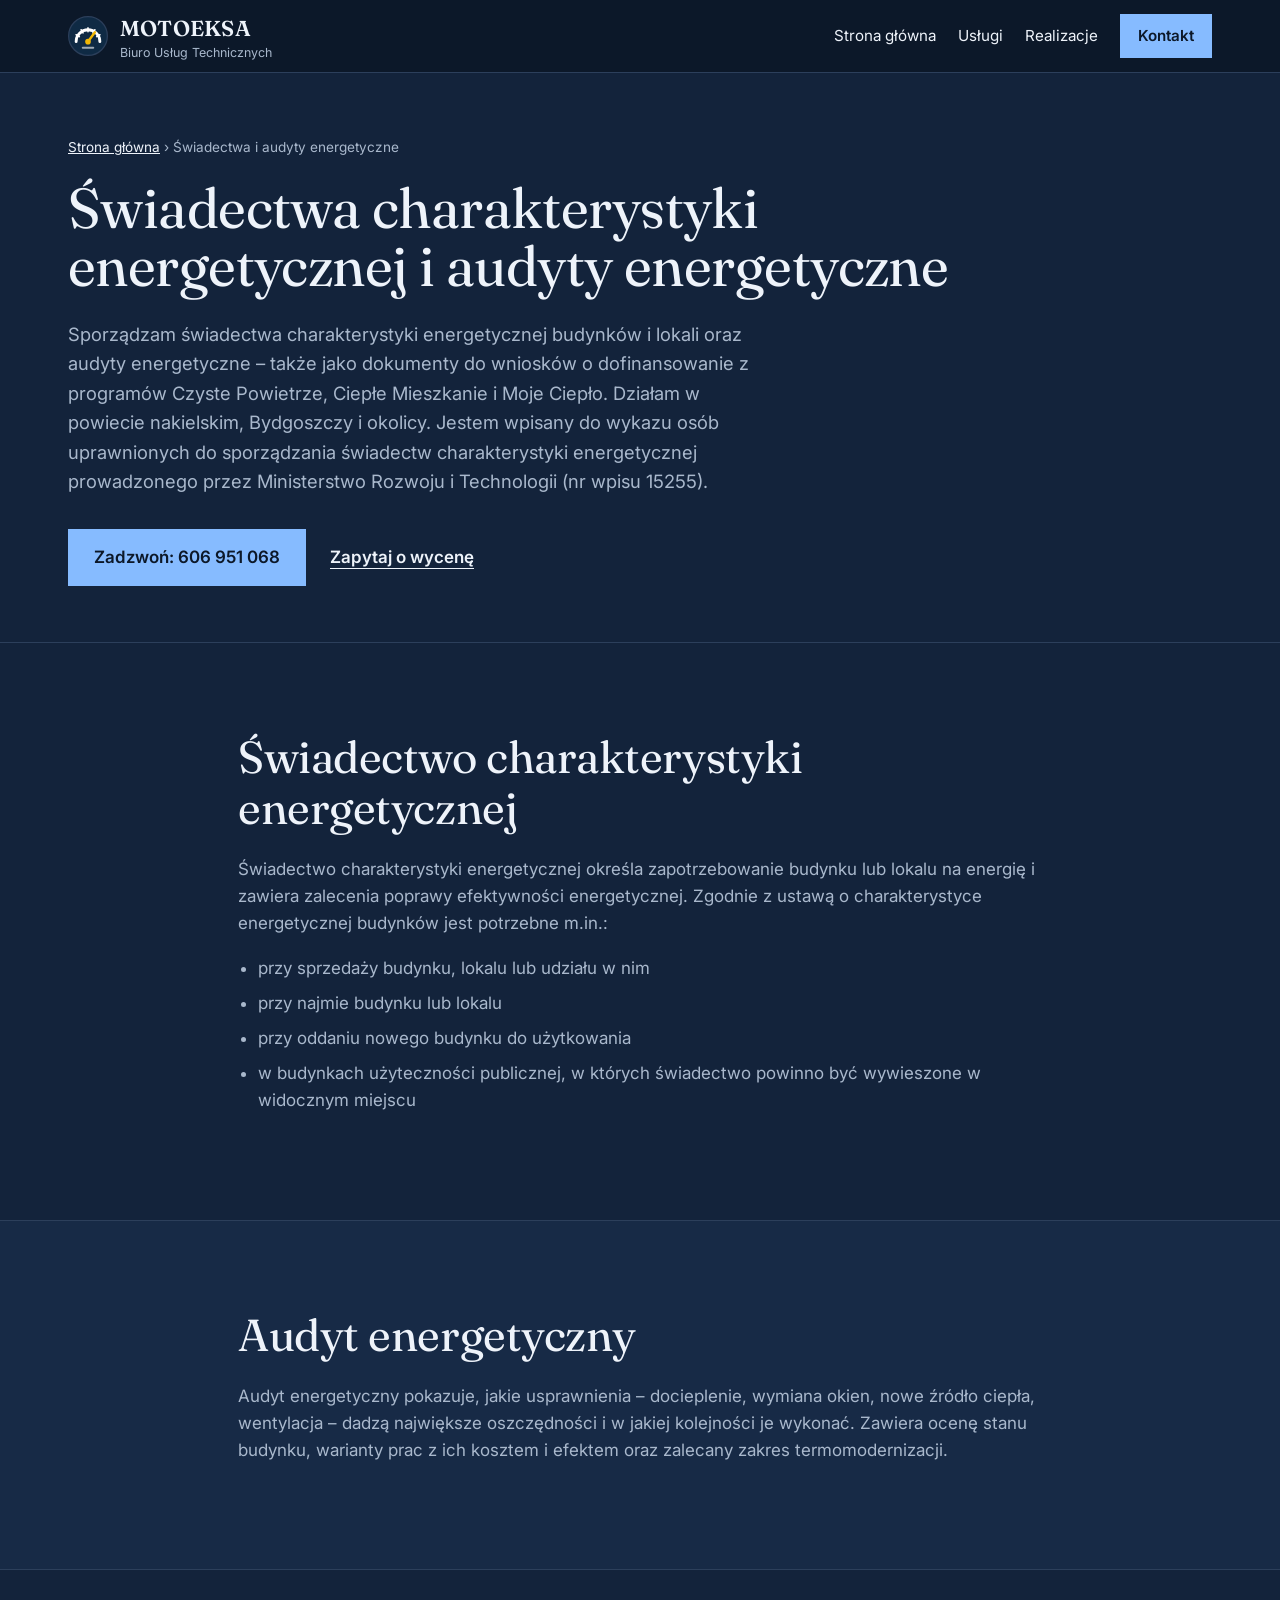
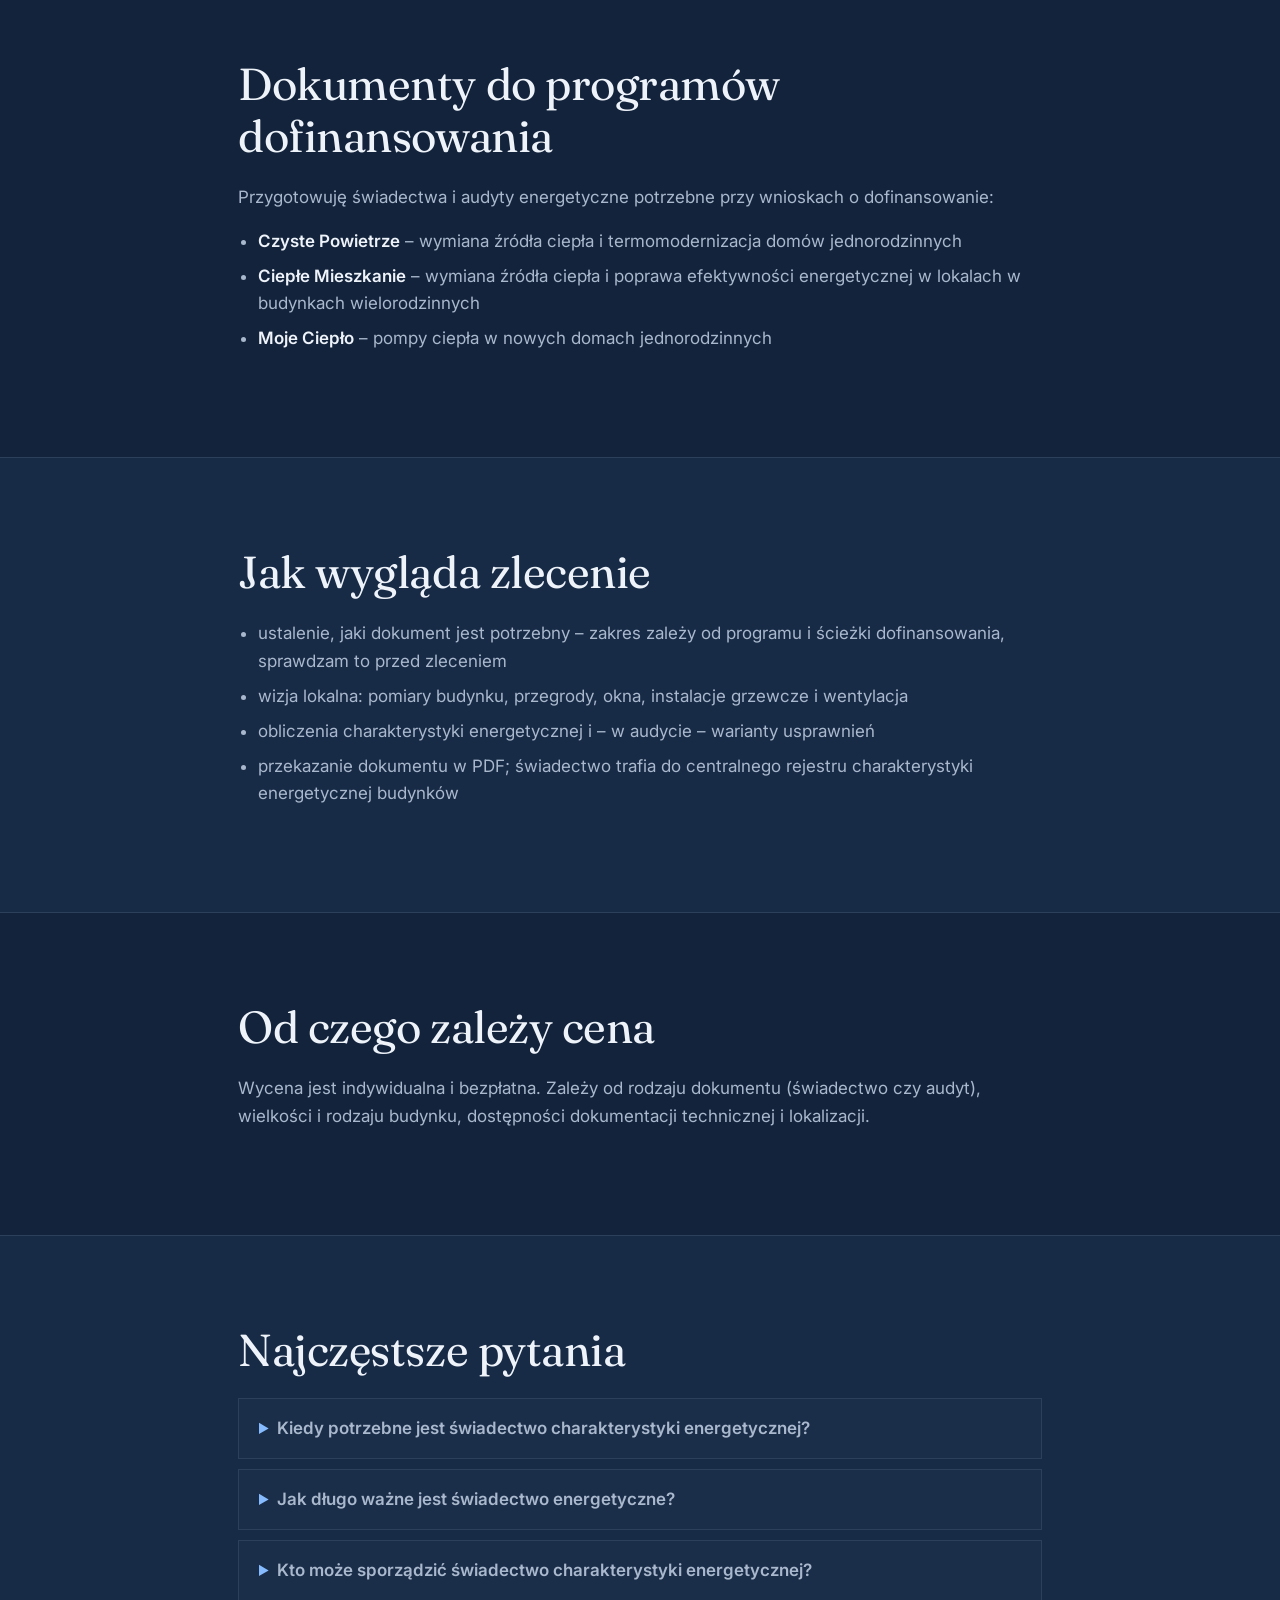
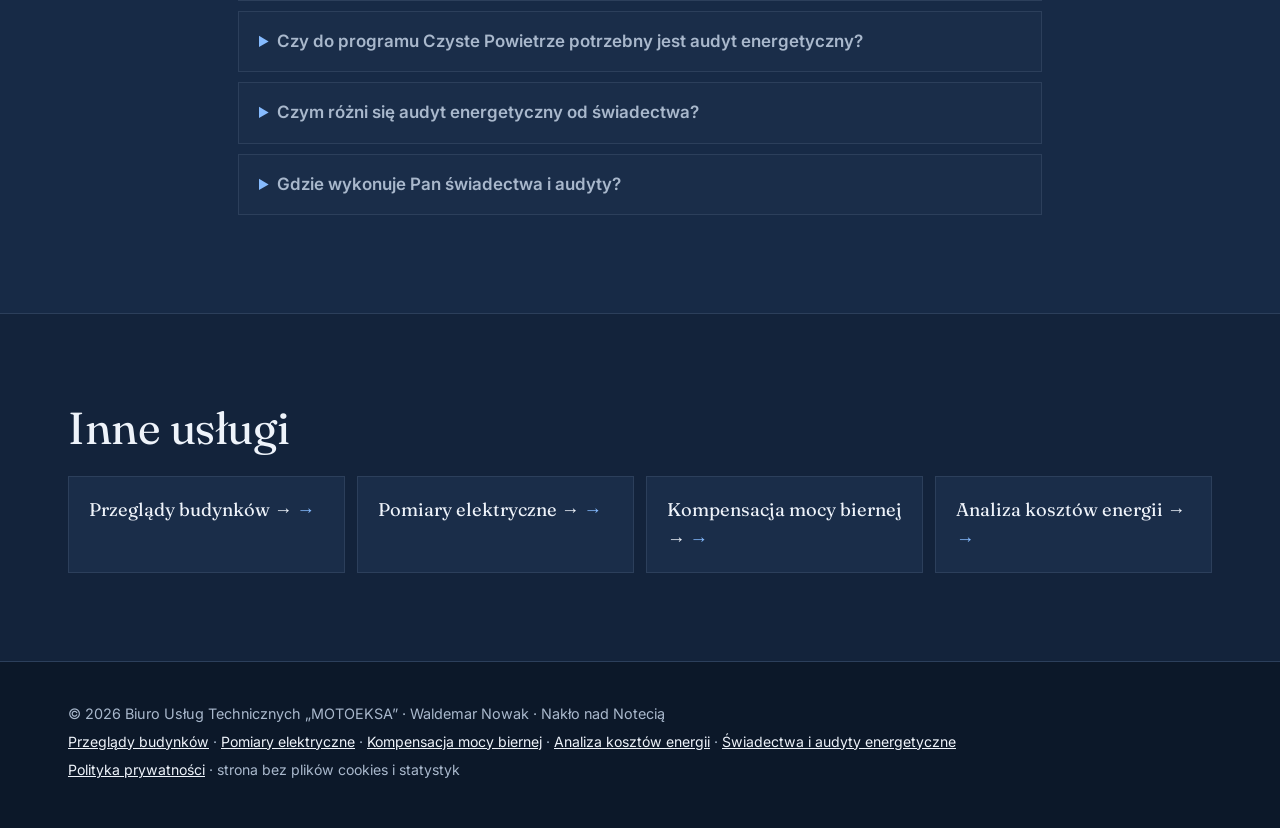
<file: swiadectwa-energetyczne-audyty/index.html>
<!doctype html>
<html lang="pl">
<head>
<meta charset="utf-8">
<meta name="viewport" content="width=device-width, initial-scale=1">
<title>Świadectwa energetyczne i audyty – Czyste Powietrze, Nakło</title>
<meta name="description" content="Świadectwa charakterystyki energetycznej i audyty energetyczne pod programy Czyste Powietrze, Ciepłe Mieszkanie i Moje Ciepło – Nakło, Bydgoszcz.">
<link rel="canonical" href="https://motoeksa.pl/swiadectwa-energetyczne-audyty/">
<meta property="og:type" content="website">
<meta property="og:locale" content="pl_PL">
<meta property="og:site_name" content="MOTOEKSA">
<meta property="og:title" content="Świadectwa energetyczne i audyty – Czyste Powietrze, Nakło">
<meta property="og:description" content="Świadectwa charakterystyki energetycznej i audyty energetyczne pod programy Czyste Powietrze, Ciepłe Mieszkanie i Moje Ciepło – Nakło, Bydgoszcz.">
<meta property="og:url" content="https://motoeksa.pl/swiadectwa-energetyczne-audyty/">
<meta property="og:image" content="https://motoeksa.pl/img/og.png">
<meta property="og:image:width" content="1200">
<meta property="og:image:height" content="630">
<meta name="twitter:card" content="summary_large_image">
<meta name="theme-color" content="#0c1829">
<link rel="icon" href="../img/ikona.svg" type="image/svg+xml">
<link rel="preconnect" href="https://fonts.googleapis.com">
<link rel="preconnect" href="https://fonts.gstatic.com" crossorigin>
<link rel="stylesheet" href="https://fonts.googleapis.com/css2?family=Fraunces:opsz,wght@9..144,400;9..144,600&family=Inter:wght@400;500;600&display=swap">
<link rel="stylesheet" href="../styl.css">
<script type="application/ld+json">
{
 "@context": "https://schema.org",
 "@graph": [
  {
   "@type": [
    "ProfessionalService",
    "Electrician"
   ],
   "@id": "https://motoeksa.pl/#firma",
   "name": "Biuro Usług Technicznych „MOTOEKSA”",
   "alternateName": "MOTOEKSA",
   "founder": {
    "@type": "Person",
    "name": "Waldemar Nowak",
    "honorificPrefix": "inż."
   },
   "address": {
    "@type": "PostalAddress",
    "streetAddress": "ul. Świętego Jana Pawła II 11",
    "postalCode": "89-100",
    "addressLocality": "Nakło nad Notecią",
    "addressCountry": "PL"
   },
   "telephone": "+48606951068",
   "email": "motoeksa@gmail.com",
   "taxID": "5581062412",
   "description": "Okresowe przeglądy budynków, pomiary elektryczne, analizy zużycia energii, opłata mocowa i kompensacja mocy biernej – inż. Waldemar Nowak, Nakło nad Notecią.",
   "image": "https://motoeksa.pl/img/og.png",
   "logo": "https://motoeksa.pl/img/ikona.svg",
   "url": "https://motoeksa.pl/",
   "areaServed": [
    {
     "@type": "City",
     "name": "Nakło nad Notecią"
    },
    {
     "@type": "City",
     "name": "Szubin"
    },
    {
     "@type": "City",
     "name": "Kcynia"
    },
    {
     "@type": "City",
     "name": "Mrocza"
    },
    {
     "@type": "City",
     "name": "Sadki"
    },
    {
     "@type": "City",
     "name": "Bydgoszcz"
    },
    {
     "@type": "City",
     "name": "Żnin"
    },
    {
     "@type": "City",
     "name": "Wyrzysk"
    },
    {
     "@type": "City",
     "name": "Piła"
    },
    {
     "@type": "AdministrativeArea",
     "name": "powiat nakielski"
    },
    {
     "@type": "AdministrativeArea",
     "name": "województwo kujawsko-pomorskie"
    }
   ],
   "sameAs": [
    "https://share.google/DEgC0BHQFHlprhYzm",
    "https://www.linkedin.com/in/waldemar-nowak-a03078222/",
    "https://www.wpolsce24.pl/firma,1470610,Biuro+Us%C5%82ug+Technicznych+MOTOEKSA+Waldemar+Nowak.html"
   ],
   "openingHoursSpecification": [
    {
     "@type": "OpeningHoursSpecification",
     "dayOfWeek": [
      "Monday",
      "Tuesday",
      "Wednesday",
      "Thursday",
      "Friday"
     ],
     "opens": "08:00",
     "closes": "17:00"
    }
   ],
   "foundingDate": "2003",
   "makesOffer": [
    {
     "@type": "Offer",
     "itemOffered": {
      "@type": "Service",
      "name": "Okresowe przeglądy budynków (art. 62 Prawa budowlanego)"
     }
    },
    {
     "@type": "Offer",
     "itemOffered": {
      "@type": "Service",
      "name": "Pomiary i protokoły instalacji elektrycznych"
     }
    },
    {
     "@type": "Offer",
     "itemOffered": {
      "@type": "Service",
      "name": "Świadectwa charakterystyki energetycznej i audyty energetyczne"
     }
    },
    {
     "@type": "Offer",
     "itemOffered": {
      "@type": "Service",
      "name": "Analiza zużycia i kosztów energii elektrycznej"
     }
    },
    {
     "@type": "Offer",
     "itemOffered": {
      "@type": "Service",
      "name": "Monitoring fotowoltaiki i zużycia"
     }
    },
    {
     "@type": "Offer",
     "itemOffered": {
      "@type": "Service",
      "name": "Automatyka i integracja budynku"
     }
    },
    {
     "@type": "Offer",
     "itemOffered": {
      "@type": "Service",
      "name": "Kompensacja mocy biernej – indukcyjnej i pojemnościowej"
     }
    }
   ]
  },
  {
   "@type": "Service",
   "name": "Świadectwa charakterystyki energetycznej i audyty energetyczne",
   "serviceType": "Świadectwa i audyty energetyczne",
   "description": "Świadectwa charakterystyki energetycznej i audyty energetyczne pod programy Czyste Powietrze, Ciepłe Mieszkanie i Moje Ciepło – Nakło, Bydgoszcz.",
   "provider": {
    "@id": "https://motoeksa.pl/#firma"
   },
   "areaServed": [
    {
     "@type": "City",
     "name": "Nakło nad Notecią"
    },
    {
     "@type": "City",
     "name": "Szubin"
    },
    {
     "@type": "City",
     "name": "Kcynia"
    },
    {
     "@type": "City",
     "name": "Mrocza"
    },
    {
     "@type": "City",
     "name": "Sadki"
    },
    {
     "@type": "City",
     "name": "Bydgoszcz"
    },
    {
     "@type": "City",
     "name": "Żnin"
    },
    {
     "@type": "City",
     "name": "Wyrzysk"
    },
    {
     "@type": "City",
     "name": "Piła"
    },
    {
     "@type": "AdministrativeArea",
     "name": "powiat nakielski"
    },
    {
     "@type": "AdministrativeArea",
     "name": "województwo kujawsko-pomorskie"
    }
   ],
   "url": "https://motoeksa.pl/swiadectwa-energetyczne-audyty/"
  },
  {
   "@type": "FAQPage",
   "mainEntity": [
    {
     "@type": "Question",
     "name": "Kiedy potrzebne jest świadectwo charakterystyki energetycznej?",
     "acceptedAnswer": {
      "@type": "Answer",
      "text": "Przy sprzedaży lub najmie budynku albo lokalu oraz przy oddaniu nowego budynku do użytkowania. Świadectwo przekazuje się nabywcy lub najemcy."
     }
    },
    {
     "@type": "Question",
     "name": "Jak długo ważne jest świadectwo energetyczne?",
     "acceptedAnswer": {
      "@type": "Answer",
      "text": "10 lat od sporządzenia, chyba że wcześniej przeprowadzono przebudowę lub remont zmieniające charakterystykę energetyczną budynku – wtedy trzeba sporządzić nowe."
     }
    },
    {
     "@type": "Question",
     "name": "Kto może sporządzić świadectwo charakterystyki energetycznej?",
     "acceptedAnswer": {
      "@type": "Answer",
      "text": "Osoba wpisana do wykazu osób uprawnionych do sporządzania świadectw charakterystyki energetycznej, prowadzonego przez ministra właściwego do spraw budownictwa. Mój wpis ma numer 15255 – można go sprawdzić w publicznym rejestrze na stronie rejestrcheb.mrit.gov.pl."
     }
    },
    {
     "@type": "Question",
     "name": "Czy do programu Czyste Powietrze potrzebny jest audyt energetyczny?",
     "acceptedAnswer": {
      "@type": "Answer",
      "text": "To zależy od wybranej ścieżki i zakresu prac w aktualnej wersji programu. Przed zleceniem sprawdzam warunki programu i doradzam, czy audyt jest wymagany, czy tylko opłacalny – audyt pomaga też dobrać zakres prac, które dadzą największy efekt."
     }
    },
    {
     "@type": "Question",
     "name": "Czym różni się audyt energetyczny od świadectwa?",
     "acceptedAnswer": {
      "@type": "Answer",
      "text": "Świadectwo opisuje obecny stan energetyczny budynku. Audyt idzie dalej – wskazuje konkretne usprawnienia, ich koszt i oszczędności, czyli podpowiada, co i w jakiej kolejności opłaca się zrobić."
     }
    },
    {
     "@type": "Question",
     "name": "Gdzie wykonuje Pan świadectwa i audyty?",
     "acceptedAnswer": {
      "@type": "Answer",
      "text": "W powiecie nakielskim (Nakło nad Notecią, Szubin, Kcynia, Mrocza, Sadki), w Bydgoszczy i okolicy, a po uzgodnieniu również dalej."
     }
    }
   ]
  },
  {
   "@type": "BreadcrumbList",
   "itemListElement": [
    {
     "@type": "ListItem",
     "position": 1,
     "name": "Strona główna",
     "item": "https://motoeksa.pl/"
    },
    {
     "@type": "ListItem",
     "position": 2,
     "name": "Świadectwa i audyty energetyczne",
     "item": "https://motoeksa.pl/swiadectwa-energetyczne-audyty/"
    }
   ]
  }
 ]
}
</script>
</head>
<body>

<header class="naglowek">
  <div class="kontener naglowek-wnetrze">
    <a class="logo" href="../"><span class="logo-znak logo-znak-svg" aria-hidden="true"><svg xmlns="http://www.w3.org/2000/svg" viewBox="0 0 64 64" width="40" height="40"><circle cx="32" cy="32" r="31" fill="#0f2a44"/><path d="M13 41 A19 19 0 0 1 51 41" fill="none" stroke="#fff" stroke-width="4.5" stroke-linecap="round"/><line x1="32" y1="25" x2="32" y2="19" stroke="#fff" stroke-width="2.5" stroke-linecap="round" transform="rotate(-60 32 41)"/><line x1="32" y1="25" x2="32" y2="19" stroke="#fff" stroke-width="2.5" stroke-linecap="round" transform="rotate(-30 32 41)"/><line x1="32" y1="25" x2="32" y2="19" stroke="#fff" stroke-width="2.5" stroke-linecap="round" transform="rotate(0 32 41)"/><line x1="32" y1="25" x2="32" y2="19" stroke="#fff" stroke-width="2.5" stroke-linecap="round" transform="rotate(30 32 41)"/><line x1="32" y1="25" x2="32" y2="19" stroke="#fff" stroke-width="2.5" stroke-linecap="round" transform="rotate(60 32 41)"/><line x1="32" y1="41" x2="43" y2="26" stroke="#f2b705" stroke-width="4" stroke-linecap="round"/><circle cx="32" cy="41" r="4.5" fill="#f2b705"/><rect x="22" y="49" width="20" height="3.5" rx="1.75" fill="#fff" opacity=".6"/></svg></span><span><b>MOTOEKSA</b><small>Biuro Usług Technicznych</small></span></a>
    <nav class="menu" aria-label="Menu główne">
      <a href="../">Strona główna</a>
      <a href="../#uslugi">Usługi</a>
      <a href="../#realizacje">Realizacje</a>
      <a href="../#kontakt" class="menu-kontakt">Kontakt</a>
    </nav>
  </div>
</header>

<main>

<section class="hero hero-podstrona">
  <div class="kontener">
    <nav class="okruszki" aria-label="Ścieżka"><a href="../">Strona główna</a> › Świadectwa i audyty energetyczne</nav>
    <h1>Świadectwa charakterystyki energetycznej i audyty energetyczne</h1>
    <p class="hero-opis">Sporządzam świadectwa charakterystyki energetycznej budynków i lokali oraz audyty energetyczne – także jako dokumenty do wniosków o dofinansowanie z programów Czyste Powietrze, Ciepłe Mieszkanie i Moje Ciepło. Działam w powiecie nakielskim, Bydgoszczy i okolicy. Jestem wpisany do wykazu osób uprawnionych do sporządzania świadectw charakterystyki energetycznej prowadzonego przez Ministerstwo Rozwoju i Technologii (nr wpisu 15255).</p>
    <div class="przyciski">
      <a class="przycisk" href="tel:+48606951068">Zadzwoń: 606 951 068</a>
      <a class="przycisk przycisk-jasny" href="../#kontakt">Zapytaj o wycenę</a>
    </div>
  </div>
</section>

<section class="sekcja">
  <div class="kontener tekst-sekcji">
    <h2>Świadectwo charakterystyki energetycznej</h2>
    <p>Świadectwo charakterystyki energetycznej określa zapotrzebowanie budynku lub lokalu na energię i zawiera zalecenia poprawy efektywności energetycznej. Zgodnie z ustawą o charakterystyce energetycznej budynków jest potrzebne m.in.:</p>
    <ul>
      <li>przy sprzedaży budynku, lokalu lub udziału w nim</li>
      <li>przy najmie budynku lub lokalu</li>
      <li>przy oddaniu nowego budynku do użytkowania</li>
      <li>w budynkach użyteczności publicznej, w których świadectwo powinno być wywieszone w widocznym miejscu</li>
    </ul>
  </div>
</section>

<section class="sekcja sekcja-tlo">
  <div class="kontener tekst-sekcji">
    <h2>Audyt energetyczny</h2>
    <p>Audyt energetyczny pokazuje, jakie usprawnienia – docieplenie, wymiana okien, nowe źródło ciepła, wentylacja – dadzą największe oszczędności i w jakiej kolejności je wykonać. Zawiera ocenę stanu budynku, warianty prac z ich kosztem i efektem oraz zalecany zakres termomodernizacji.</p>
  </div>
</section>

<section class="sekcja">
  <div class="kontener tekst-sekcji">
    <h2>Dokumenty do programów dofinansowania</h2>
    <p>Przygotowuję świadectwa i audyty energetyczne potrzebne przy wnioskach o dofinansowanie:</p>
    <ul>
      <li><b>Czyste Powietrze</b> – wymiana źródła ciepła i termomodernizacja domów jednorodzinnych</li>
      <li><b>Ciepłe Mieszkanie</b> – wymiana źródła ciepła i poprawa efektywności energetycznej w lokalach w budynkach wielorodzinnych</li>
      <li><b>Moje Ciepło</b> – pompy ciepła w nowych domach jednorodzinnych</li>
    </ul>
  </div>
</section>

<section class="sekcja sekcja-tlo">
  <div class="kontener tekst-sekcji">
    <h2>Jak wygląda zlecenie</h2>

    <ul>
      <li>ustalenie, jaki dokument jest potrzebny – zakres zależy od programu i ścieżki dofinansowania, sprawdzam to przed zleceniem</li>
      <li>wizja lokalna: pomiary budynku, przegrody, okna, instalacje grzewcze i wentylacja</li>
      <li>obliczenia charakterystyki energetycznej i – w audycie – warianty usprawnień</li>
      <li>przekazanie dokumentu w PDF; świadectwo trafia do centralnego rejestru charakterystyki energetycznej budynków</li>
    </ul>
  </div>
</section>

<section class="sekcja">
  <div class="kontener tekst-sekcji">
    <h2>Od czego zależy cena</h2>
    <p>Wycena jest indywidualna i bezpłatna. Zależy od rodzaju dokumentu (świadectwo czy audyt), wielkości i rodzaju budynku, dostępności dokumentacji technicznej i lokalizacji.</p>
  </div>
</section>

<section class="sekcja sekcja-tlo" id="faq">
  <div class="kontener tekst-sekcji">
    <h2>Najczęstsze pytania</h2>
    <div class="faq">
      <details>
        <summary>Kiedy potrzebne jest świadectwo charakterystyki energetycznej?</summary>
        <p>Przy sprzedaży lub najmie budynku albo lokalu oraz przy oddaniu nowego budynku do użytkowania. Świadectwo przekazuje się nabywcy lub najemcy.</p>
      </details>
      <details>
        <summary>Jak długo ważne jest świadectwo energetyczne?</summary>
        <p>10 lat od sporządzenia, chyba że wcześniej przeprowadzono przebudowę lub remont zmieniające charakterystykę energetyczną budynku – wtedy trzeba sporządzić nowe.</p>
      </details>
      <details>
        <summary>Kto może sporządzić świadectwo charakterystyki energetycznej?</summary>
        <p>Osoba wpisana do wykazu osób uprawnionych do sporządzania świadectw charakterystyki energetycznej, prowadzonego przez ministra właściwego do spraw budownictwa. Mój wpis ma numer 15255 – można go sprawdzić w publicznym rejestrze na stronie rejestrcheb.mrit.gov.pl.</p>
      </details>
      <details>
        <summary>Czy do programu Czyste Powietrze potrzebny jest audyt energetyczny?</summary>
        <p>To zależy od wybranej ścieżki i zakresu prac w aktualnej wersji programu. Przed zleceniem sprawdzam warunki programu i doradzam, czy audyt jest wymagany, czy tylko opłacalny – audyt pomaga też dobrać zakres prac, które dadzą największy efekt.</p>
      </details>
      <details>
        <summary>Czym różni się audyt energetyczny od świadectwa?</summary>
        <p>Świadectwo opisuje obecny stan energetyczny budynku. Audyt idzie dalej – wskazuje konkretne usprawnienia, ich koszt i oszczędności, czyli podpowiada, co i w jakiej kolejności opłaca się zrobić.</p>
      </details>
      <details>
        <summary>Gdzie wykonuje Pan świadectwa i audyty?</summary>
        <p>W powiecie nakielskim (Nakło nad Notecią, Szubin, Kcynia, Mrocza, Sadki), w Bydgoszczy i okolicy, a po uzgodnieniu również dalej.</p>
      </details>
    </div>
  </div>
</section>

<section class="sekcja">
  <div class="kontener">
    <h2>Inne usługi</h2>
    <div class="inne-uslugi">
      <a href="../przeglady-budynkow/">Przeglądy budynków →</a>
      <a href="../pomiary-elektryczne/">Pomiary elektryczne →</a>
      <a href="../kompensacja-mocy-biernej/">Kompensacja mocy biernej →</a>
      <a href="../oplata-mocowa-analiza-energii/">Analiza kosztów energii →</a>
    </div>
  </div>
</section>

</main>

<footer class="stopka">
  <div class="kontener">
    <p>© 2026 Biuro Usług Technicznych „MOTOEKSA” · Waldemar Nowak · Nakło nad Notecią</p>
    <p class="drobne stopka-uslugi"><a href="../przeglady-budynkow/">Przeglądy budynków</a> · <a href="../pomiary-elektryczne/">Pomiary elektryczne</a> · <a href="../kompensacja-mocy-biernej/">Kompensacja mocy biernej</a> · <a href="../oplata-mocowa-analiza-energii/">Analiza kosztów energii</a> · <a href="../swiadectwa-energetyczne-audyty/">Świadectwa i audyty energetyczne</a></p>
    <p class="drobne"><a href="../polityka-prywatnosci.html">Polityka prywatności</a> · strona bez plików cookies i statystyk</p>
  </div>
</footer>

</body>
</html>
</file>
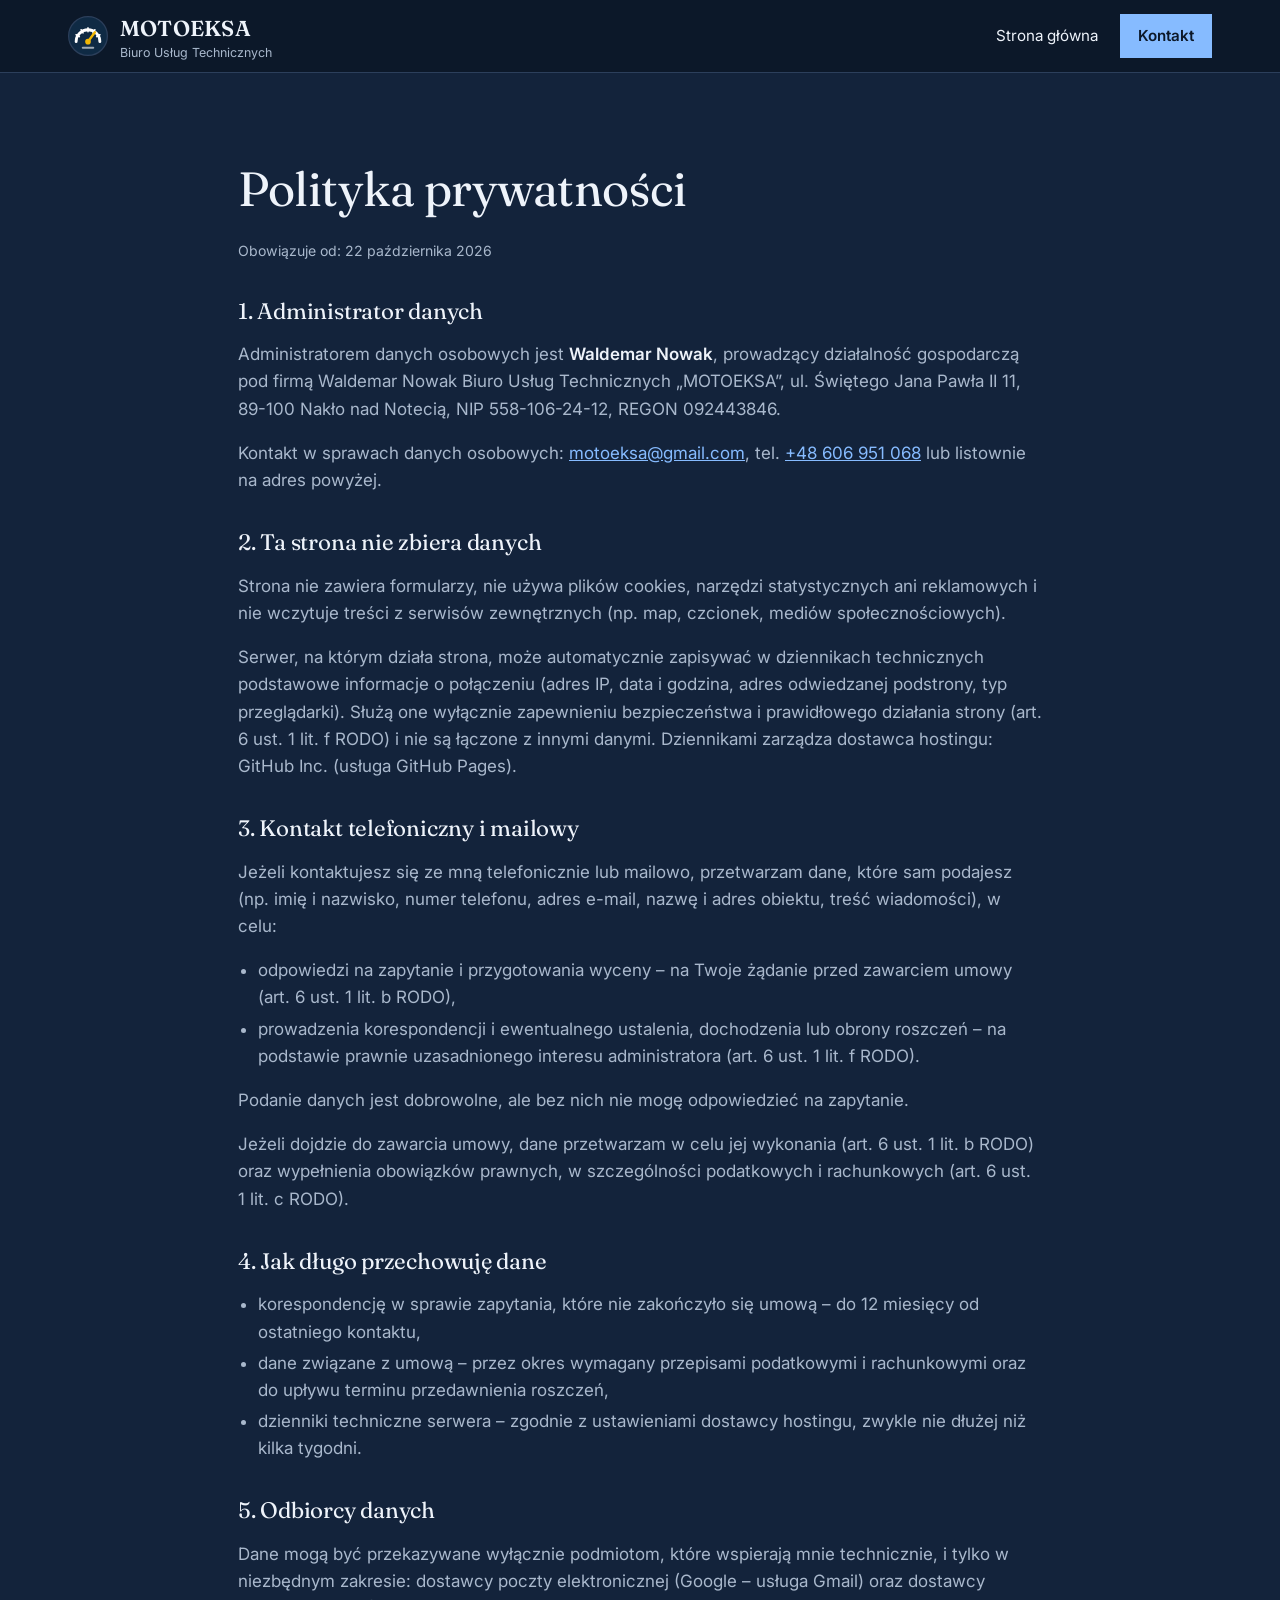
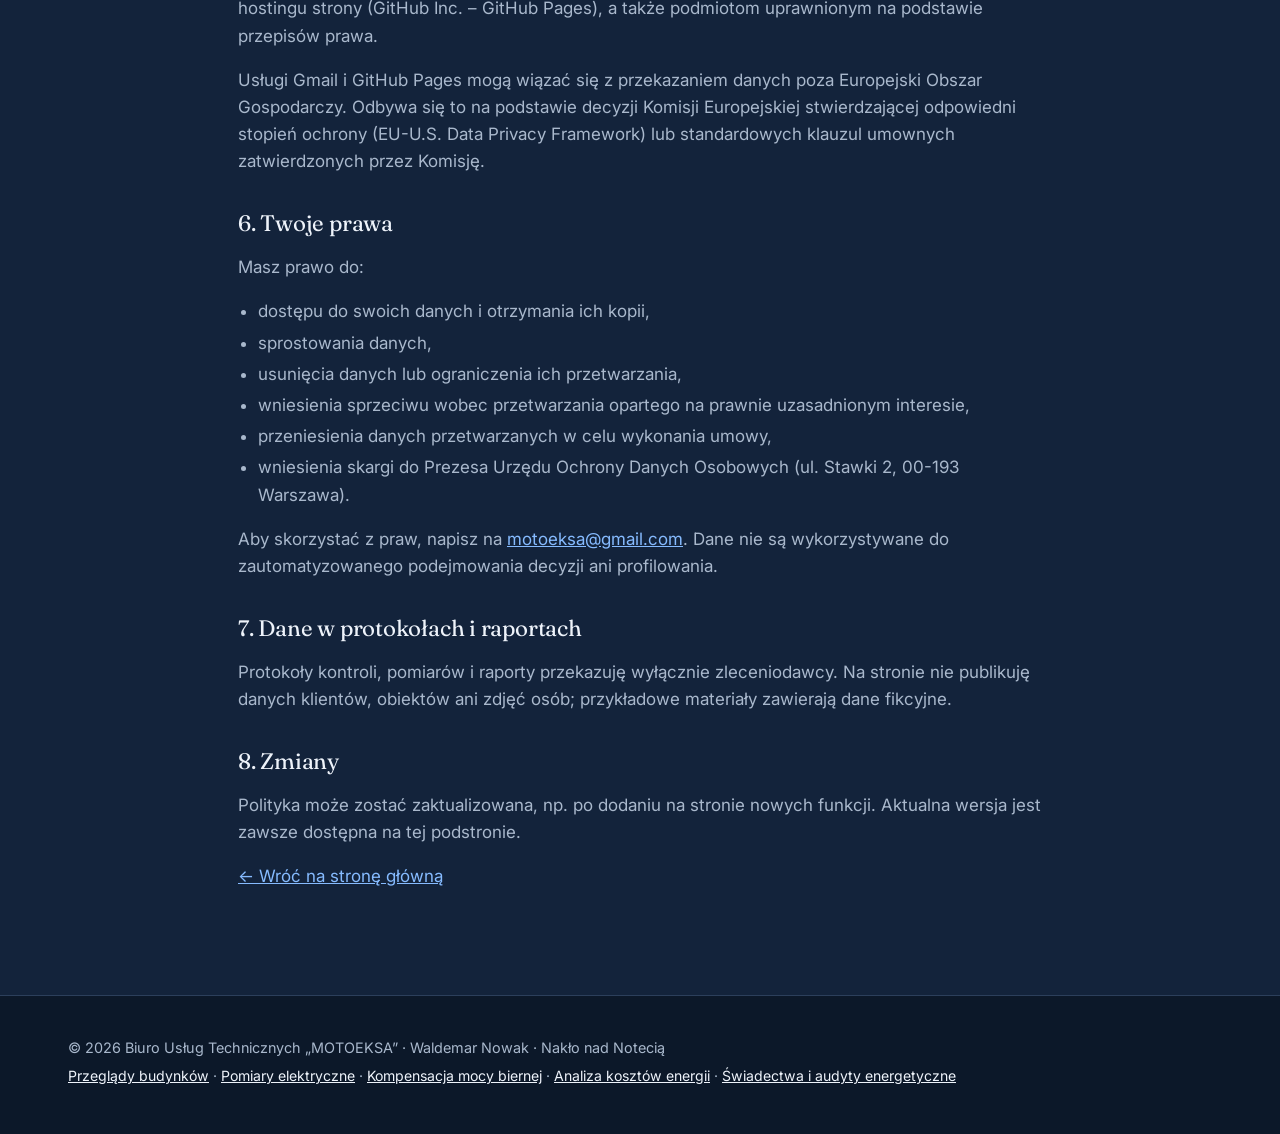
<file: polityka-prywatnosci.html>
<!doctype html>
<html lang="pl">
<head>
<meta charset="utf-8">
<meta name="viewport" content="width=device-width, initial-scale=1">
<title>Polityka prywatności – MOTOEKSA</title>
<meta name="description" content="Polityka prywatności – Biuro Usług Technicznych „MOTOEKSA”">
<link rel="canonical" href="https://motoeksa.pl/polityka-prywatnosci.html">
<meta property="og:type" content="website">
<meta property="og:locale" content="pl_PL">
<meta property="og:site_name" content="MOTOEKSA">
<meta property="og:title" content="Polityka prywatności – MOTOEKSA">
<meta property="og:description" content="Polityka prywatności – Biuro Usług Technicznych „MOTOEKSA”">
<meta property="og:url" content="https://motoeksa.pl/polityka-prywatnosci.html">
<meta property="og:image" content="https://motoeksa.pl/img/og.png">
<meta property="og:image:width" content="1200">
<meta property="og:image:height" content="630">
<meta name="twitter:card" content="summary_large_image">
<meta name="theme-color" content="#0c1829">
<link rel="icon" href="img/ikona.svg" type="image/svg+xml">
<link rel="preconnect" href="https://fonts.googleapis.com">
<link rel="preconnect" href="https://fonts.gstatic.com" crossorigin>
<link rel="stylesheet" href="https://fonts.googleapis.com/css2?family=Fraunces:opsz,wght@9..144,400;9..144,600&family=Inter:wght@400;500;600&display=swap">
<link rel="stylesheet" href="styl.css">
</head>
<body>

<header class="naglowek">
  <div class="kontener naglowek-wnetrze">
    <a class="logo" href="index.html"><span class="logo-znak logo-znak-svg" aria-hidden="true"><svg xmlns="http://www.w3.org/2000/svg" viewBox="0 0 64 64" width="40" height="40"><circle cx="32" cy="32" r="31" fill="#0f2a44"/><path d="M13 41 A19 19 0 0 1 51 41" fill="none" stroke="#fff" stroke-width="4.5" stroke-linecap="round"/><line x1="32" y1="25" x2="32" y2="19" stroke="#fff" stroke-width="2.5" stroke-linecap="round" transform="rotate(-60 32 41)"/><line x1="32" y1="25" x2="32" y2="19" stroke="#fff" stroke-width="2.5" stroke-linecap="round" transform="rotate(-30 32 41)"/><line x1="32" y1="25" x2="32" y2="19" stroke="#fff" stroke-width="2.5" stroke-linecap="round" transform="rotate(0 32 41)"/><line x1="32" y1="25" x2="32" y2="19" stroke="#fff" stroke-width="2.5" stroke-linecap="round" transform="rotate(30 32 41)"/><line x1="32" y1="25" x2="32" y2="19" stroke="#fff" stroke-width="2.5" stroke-linecap="round" transform="rotate(60 32 41)"/><line x1="32" y1="41" x2="43" y2="26" stroke="#f2b705" stroke-width="4" stroke-linecap="round"/><circle cx="32" cy="41" r="4.5" fill="#f2b705"/><rect x="22" y="49" width="20" height="3.5" rx="1.75" fill="#fff" opacity=".6"/></svg></span><span><b>MOTOEKSA</b><small>Biuro Usług Technicznych</small></span></a>
    <nav class="menu" aria-label="Menu główne">
      <a href="index.html">Strona główna</a>
      <a href="index.html#kontakt" class="menu-kontakt">Kontakt</a>
    </nav>
  </div>
</header>

<main class="sekcja">
  <div class="kontener tekst-prawny">
    <h1>Polityka prywatności</h1>
    <p class="drobne">Obowiązuje od: 22 października 2026</p>

    <h2>1. Administrator danych</h2>
    <p>Administratorem danych osobowych jest <b>Waldemar Nowak</b>, prowadzący działalność gospodarczą pod firmą Waldemar Nowak Biuro Usług Technicznych „MOTOEKSA”, ul. Świętego Jana Pawła II 11, 89-100 Nakło nad Notecią, NIP 558-106-24-12, REGON 092443846.</p>
    <p>Kontakt w sprawach danych osobowych: <a href="mailto:motoeksa@gmail.com">motoeksa@gmail.com</a>, tel. <a href="tel:+48606951068">+48 606 951 068</a> lub listownie na adres powyżej.</p>

    <h2>2. Ta strona nie zbiera danych</h2>
    <p>Strona nie zawiera formularzy, nie używa plików cookies, narzędzi statystycznych ani reklamowych i nie wczytuje treści z serwisów zewnętrznych (np. map, czcionek, mediów społecznościowych).</p>
    <p>Serwer, na którym działa strona, może automatycznie zapisywać w dziennikach technicznych podstawowe informacje o połączeniu (adres IP, data i godzina, adres odwiedzanej podstrony, typ przeglądarki). Służą one wyłącznie zapewnieniu bezpieczeństwa i prawidłowego działania strony (art. 6 ust. 1 lit. f RODO) i nie są łączone z innymi danymi. Dziennikami zarządza dostawca hostingu: GitHub Inc. (usługa GitHub Pages).</p>

    <h2>3. Kontakt telefoniczny i mailowy</h2>
    <p>Jeżeli kontaktujesz się ze mną telefonicznie lub mailowo, przetwarzam dane, które sam podajesz (np. imię i nazwisko, numer telefonu, adres e-mail, nazwę i adres obiektu, treść wiadomości), w celu:</p>
    <ul>
      <li>odpowiedzi na zapytanie i przygotowania wyceny – na Twoje żądanie przed zawarciem umowy (art. 6 ust. 1 lit. b RODO),</li>
      <li>prowadzenia korespondencji i ewentualnego ustalenia, dochodzenia lub obrony roszczeń – na podstawie prawnie uzasadnionego interesu administratora (art. 6 ust. 1 lit. f RODO).</li>
    </ul>
    <p>Podanie danych jest dobrowolne, ale bez nich nie mogę odpowiedzieć na zapytanie.</p>
    <p>Jeżeli dojdzie do zawarcia umowy, dane przetwarzam w celu jej wykonania (art. 6 ust. 1 lit. b RODO) oraz wypełnienia obowiązków prawnych, w szczególności podatkowych i rachunkowych (art. 6 ust. 1 lit. c RODO).</p>

    <h2>4. Jak długo przechowuję dane</h2>
    <ul>
      <li>korespondencję w sprawie zapytania, które nie zakończyło się umową – do 12 miesięcy od ostatniego kontaktu,</li>
      <li>dane związane z umową – przez okres wymagany przepisami podatkowymi i rachunkowymi oraz do upływu terminu przedawnienia roszczeń,</li>
      <li>dzienniki techniczne serwera – zgodnie z ustawieniami dostawcy hostingu, zwykle nie dłużej niż kilka tygodni.</li>
    </ul>

    <h2>5. Odbiorcy danych</h2>
    <p>Dane mogą być przekazywane wyłącznie podmiotom, które wspierają mnie technicznie, i tylko w niezbędnym zakresie: dostawcy poczty elektronicznej (Google – usługa Gmail) oraz dostawcy hostingu strony (GitHub Inc. – GitHub Pages), a także podmiotom uprawnionym na podstawie przepisów prawa.</p>
    <p>Usługi Gmail i GitHub Pages mogą wiązać się z przekazaniem danych poza Europejski Obszar Gospodarczy. Odbywa się to na podstawie decyzji Komisji Europejskiej stwierdzającej odpowiedni stopień ochrony (EU-U.S. Data Privacy Framework) lub standardowych klauzul umownych zatwierdzonych przez Komisję.</p>

    <h2>6. Twoje prawa</h2>
    <p>Masz prawo do:</p>
    <ul>
      <li>dostępu do swoich danych i otrzymania ich kopii,</li>
      <li>sprostowania danych,</li>
      <li>usunięcia danych lub ograniczenia ich przetwarzania,</li>
      <li>wniesienia sprzeciwu wobec przetwarzania opartego na prawnie uzasadnionym interesie,</li>
      <li>przeniesienia danych przetwarzanych w celu wykonania umowy,</li>
      <li>wniesienia skargi do Prezesa Urzędu Ochrony Danych Osobowych (ul. Stawki 2, 00-193 Warszawa).</li>
    </ul>
    <p>Aby skorzystać z praw, napisz na <a href="mailto:motoeksa@gmail.com">motoeksa@gmail.com</a>. Dane nie są wykorzystywane do zautomatyzowanego podejmowania decyzji ani profilowania.</p>

    <h2>7. Dane w protokołach i raportach</h2>
    <p>Protokoły kontroli, pomiarów i raporty przekazuję wyłącznie zleceniodawcy. Na stronie nie publikuję danych klientów, obiektów ani zdjęć osób; przykładowe materiały zawierają dane fikcyjne.</p>

    <h2>8. Zmiany</h2>
    <p>Polityka może zostać zaktualizowana, np. po dodaniu na stronie nowych funkcji. Aktualna wersja jest zawsze dostępna na tej podstronie.</p>

    <p><a href="index.html">← Wróć na stronę główną</a></p>
  </div>
</main>

<footer class="stopka">
  <div class="kontener">
    <p>© 2026 Biuro Usług Technicznych „MOTOEKSA” · Waldemar Nowak · Nakło nad Notecią</p>
    <p class="drobne stopka-uslugi"><a href="przeglady-budynkow/">Przeglądy budynków</a> · <a href="pomiary-elektryczne/">Pomiary elektryczne</a> · <a href="kompensacja-mocy-biernej/">Kompensacja mocy biernej</a> · <a href="oplata-mocowa-analiza-energii/">Analiza kosztów energii</a> · <a href="swiadectwa-energetyczne-audyty/">Świadectwa i audyty energetyczne</a></p>
  </div>
</footer>

</body>
</html>
</file>
<file: styl.css>
/* MOTOEKSA – szata „Pracownia / granat” (kolory: --g-*, panel może nadpisać --g-akcent, --g-akcent-2, --g-stopka) */
:root {
  --g-tlo: #13233b;
  --g-tlo-2: #172a46;
  --g-kafel: #1a2d49;
  --g-kafel-hover: #213757;
  --g-tekst: #eef3fa;
  --g-tekst-2: #a9b8cc;
  --g-linia: #2c3f5b;
  --g-akcent: #86bbff;
  --g-akcent-2: #a9ceff;
  --g-stopka: #0c1829;
  --g-papier: #fbfcfe;
  --g-papier-tekst: #1d2330;
  --serif: "Fraunces", Georgia, serif;
  --sans: "Inter", system-ui, -apple-system, "Segoe UI", Arial, sans-serif;
}

* { box-sizing: border-box; }
html { scroll-behavior: smooth; scroll-padding-top: 80px; }
body { margin: 0; font-family: var(--sans); font-size: 17px; line-height: 1.6; color: var(--g-tekst); background: var(--g-tlo); }
a { color: var(--g-akcent); }
a:hover { color: var(--g-akcent-2); }
h1, h2, h3 { line-height: 1.15; margin: 0 0 .5em; font-weight: 400; }
h1, h2 { font-family: var(--serif); letter-spacing: -.01em; }
h2 { font-size: clamp(2rem, 3.6vw, 2.8rem); }
h3 { font-size: 1.15rem; font-weight: 600; }
b { font-weight: 600; }

.kontener { max-width: 1200px; margin: 0 auto; padding: 0 28px; }

.roboczy { background: var(--g-akcent); color: var(--g-stopka); text-align: center; font-size: 13px; font-weight: 600; padding: 6px 12px; }

/* nagłówek */
.naglowek { position: sticky; top: 0; z-index: 10; background: rgba(12, 24, 41, .92); backdrop-filter: blur(8px); border-bottom: 1px solid var(--g-linia); }
.naglowek-wnetrze { display: flex; align-items: center; justify-content: space-between; gap: 16px; min-height: 72px; flex-wrap: wrap; }
.logo { display: flex; align-items: center; gap: 12px; text-decoration: none; color: var(--g-tekst); }
.logo:hover { color: var(--g-tekst); }
.logo b { display: block; font-family: var(--serif); font-weight: 600; font-size: 1.35rem; letter-spacing: .01em; }
.logo small { display: block; color: var(--g-tekst-2); font-size: .78rem; line-height: 1.1; }
.logo-znak-svg svg { display: block; width: 40px; height: 40px; }
.logo-znak-svg svg circle:first-child { stroke: var(--g-linia); stroke-width: 2; }
.menu { display: flex; gap: 2px 22px; flex-wrap: wrap; align-items: center; }
.menu a { text-decoration: none; color: var(--g-tekst); font-size: .95rem; padding: 6px 0; }
.menu a:hover { color: var(--g-akcent); }
.menu .menu-kontakt { background: var(--g-akcent); color: var(--g-stopka); padding: 10px 18px; font-weight: 600; }
.menu .menu-kontakt:hover { background: var(--g-akcent-2); color: var(--g-stopka); }

/* hero */
.hero { background: var(--g-tlo); color: var(--g-tekst); padding: 88px 0 80px; border-bottom: 1px solid var(--g-linia); }
.hero-wnetrze { display: grid; grid-template-columns: 1.55fr 1fr; gap: 56px; align-items: end; }
.hero-etykieta { margin: 0 0 18px; font-size: .8rem; text-transform: uppercase; letter-spacing: .14em; color: var(--g-tekst-2); }
.hero h1 { font-size: clamp(2.4rem, 5.2vw, 4.4rem); line-height: 1.04; margin-bottom: 24px; }
.hero-opis { font-size: 1.15rem; color: var(--g-tekst-2); max-width: 38em; margin: 0 0 32px; }
.przyciski { display: flex; gap: 14px 24px; flex-wrap: wrap; align-items: center; }
.przycisk { display: inline-block; text-decoration: none; font-weight: 600; padding: 15px 26px; background: var(--g-akcent); color: var(--g-stopka); }
.przycisk:hover { background: var(--g-akcent-2); color: var(--g-stopka); }
.przycisk-jasny { background: transparent; color: var(--g-tekst); padding: 15px 0; text-decoration: underline; text-underline-offset: 5px; text-decoration-thickness: 1px; }
.przycisk-jasny:hover { background: transparent; color: var(--g-akcent); }
.hero-fakty { list-style: none; margin: 0; padding: 0; border-top: 1px solid var(--g-tekst); }
.hero-fakty li { border-bottom: 1px solid var(--g-linia); padding: 14px 0; }
.hero-fakty b { display: block; font-family: var(--serif); font-weight: 400; font-size: 1.15rem; }
.hero-fakty span { color: var(--g-tekst-2); font-size: .92rem; }

/* sekcje */
.sekcja { padding: 88px 0; border-bottom: 1px solid var(--g-linia); }
.sekcja-tlo { background: var(--g-tlo-2); }
.wstep { color: var(--g-tekst-2); margin: 0 0 36px; max-width: 46em; font-size: 1.05rem; }

/* usługi jako kafelki */
.karty { display: grid; grid-template-columns: repeat(auto-fit, minmax(320px, 1fr)); gap: 20px; }
.karta { background: var(--g-kafel); border: 1px solid var(--g-linia); padding: 30px 28px 22px; display: flex; flex-direction: column; transition: border-color .15s, background .15s; }
.karta:hover { border-color: var(--g-tekst-2); background: var(--g-kafel-hover); }
.karta h3 { font-family: var(--serif); font-weight: 400; font-size: 1.55rem; line-height: 1.15; }
.karta ul { margin: 0 0 12px; padding-left: 1.1em; color: var(--g-tekst-2); font-size: .95rem; }
.karta li { margin-bottom: 6px; }
.karta li::marker { color: var(--g-akcent); }
.ikona { width: auto; height: auto; margin-bottom: 18px; font-family: var(--serif); font-size: 1.4rem; color: var(--g-akcent); background: none; display: block; }
.ikona-tekst { font-size: 1.2rem; font-weight: 600; letter-spacing: .04em; }
.karta-szeroka { grid-column: 1 / -1; }
.dwie-kolumny { columns: 2; column-gap: 40px; }
.dwie-kolumny li { break-inside: avoid; }
.karta-opis { color: var(--g-tekst-2); font-size: .97rem; margin: 0 0 18px; max-width: 70em; }
.karta-link { margin-top: auto; align-self: flex-start; display: inline-block; padding-top: 8px; font-weight: 600; text-decoration: none; color: var(--g-akcent); }
.karta-link:hover { text-decoration: underline; text-underline-offset: 4px; }
.etapy { list-style: none; counter-reset: etap; margin: 0 0 14px; padding: 0; display: grid; grid-template-columns: repeat(5, 1fr); gap: 12px; }
.etapy li { counter-increment: etap; border-top: 1px solid var(--g-tekst-2); padding: 14px 4px 0 0; }
.etapy li::before { content: counter(etap, decimal-leading-zero); display: block; font-family: var(--serif); color: var(--g-akcent); font-size: 1.2rem; margin-bottom: 6px; }
.etapy b { display: block; font-size: .95rem; line-height: 1.3; margin-bottom: 4px; }
.etapy span { color: var(--g-tekst-2); font-size: .87rem; line-height: 1.45; display: block; }

/* pasek wyceny */
.wycena { padding: 0; background: var(--g-tlo); }
.wycena-wnetrze { display: flex; align-items: center; justify-content: space-between; gap: 20px 40px; flex-wrap: wrap; padding: 48px 0; border-bottom: 1px solid var(--g-linia); }
.wycena-wnetrze b { display: block; font-family: var(--serif); font-weight: 400; font-size: 1.9rem; line-height: 1.2; margin-bottom: 6px; }
.wycena-wnetrze span { color: var(--g-tekst-2); }
.wycena-wnetrze > div { flex: 1 1 420px; }

/* protokoły */
.protokoly { display: grid; grid-template-columns: 1fr 1.05fr; gap: 48px; align-items: start; }
.cechy { list-style: none; margin: 0; padding: 0; border-top: 1px solid var(--g-tekst); }
.cechy li { border-bottom: 1px solid var(--g-linia); padding: 14px 0; }
.cechy b { display: block; }
.cechy span { color: var(--g-tekst-2); font-size: .94rem; }
.probka { margin: 0; background: var(--g-papier); color: var(--g-papier-tekst); padding: 24px; position: sticky; top: 96px; box-shadow: 0 20px 50px rgba(0, 0, 0, .35); }
.probka figcaption { font-size: .75rem; font-weight: 600; text-transform: uppercase; letter-spacing: .1em; color: #5b6474; margin-bottom: 12px; }
.probka table { width: 100%; border-collapse: collapse; font-size: .88rem; }
.probka th { text-align: left; background: #13233b; color: #fff; font-weight: 600; padding: 8px; }
.probka td { padding: 8px; border-bottom: 1px solid #dde2ea; vertical-align: top; }
.probka-stopka { margin: 12px 0 0; font-size: .8rem; color: #5b6474; }
.stan { display: inline-block; padding: 1px 8px; border-radius: 99px; font-size: .8rem; font-weight: 600; white-space: nowrap; }
.stan-db { background: #e3f4e8; color: #1d6b35; }
.stan-dst { background: #fff1c9; color: #7a5b00; }
.stan-zly { background: #fde2e0; color: #a3271d; }

/* realizacje */
.realizacje { display: grid; grid-template-columns: repeat(2, 1fr); gap: 20px; }
.realizacja { background: var(--g-kafel); border: 1px solid var(--g-linia); padding: 26px; }
.realizacja p { margin: 0; color: var(--g-tekst-2); font-size: .96rem; }
.realizacja h3 { font-family: var(--serif); font-weight: 400; font-size: 1.4rem; }
.realizacja-plik { display: grid; grid-template-columns: 1fr auto; gap: 24px; align-items: start; }
.realizacja-szeroka { grid-column: 1 / -1; }
.znacznik { display: inline-block; font-size: .72rem; font-weight: 600; text-transform: uppercase; letter-spacing: .12em; color: var(--g-akcent); margin-bottom: 10px; }
.link-pdf { display: inline-block; margin-top: 16px; font-weight: 600; text-decoration: none; }
.link-pdf::before { content: "PDF"; font-size: .68rem; border: 1px solid var(--g-akcent); color: var(--g-akcent); padding: 1px 6px; margin-right: 8px; vertical-align: 2px; }
.link-pdf small { display: block; font-weight: 400; color: var(--g-tekst-2); margin-left: 44px; }
.link-pdf:hover { text-decoration: underline; text-underline-offset: 4px; }
.miniatura img { display: block; width: 130px; height: auto; background: #fff; transition: transform .15s; }
.miniatura:hover img { transform: translateY(-3px); }

/* sprzęt */
.sprzet { display: grid; grid-template-columns: repeat(3, 1fr); gap: 32px; }
.sprzet h3 { font-family: var(--serif); font-weight: 400; font-size: 1.4rem; padding-bottom: 12px; border-bottom: 1px solid var(--g-tekst); display: block; }
.sprzet ul { margin: 0; padding-left: 1.1em; color: var(--g-tekst-2); }
.sprzet li { margin-bottom: 6px; }
.sprzet li::marker { color: var(--g-akcent); }

/* o mnie, obszar, teksty */
.o-mnie > div { max-width: 860px; }
.o-mnie p { color: var(--g-tekst-2); }
.o-mnie p b { color: var(--g-tekst); }
.lista-faktow { list-style: none; padding: 0; margin: 24px 0 0; border-top: 1px solid var(--g-linia); }
.lista-faktow li { border-bottom: 1px solid var(--g-linia); padding: 10px 0; color: var(--g-tekst-2); }
.lista-faktow b { color: var(--g-tekst); }
.obszar { display: grid; grid-template-columns: auto 1fr; gap: 24px; align-items: start; }
.obszar-ikona { font-family: var(--serif); font-size: 2rem; color: var(--g-akcent); width: auto; height: auto; background: none; }
.tekst-sekcji { max-width: 860px; color: var(--g-tekst-2); }
.tekst-sekcji b { color: var(--g-tekst); }
.tekst-sekcji ul { padding-left: 1.2em; }
.tekst-sekcji li { margin-bottom: 8px; }
.tekst-sekcji h2, .tekst-sekcji h3 { color: var(--g-tekst); }

/* podstrony */
.hero-podstrona { padding: 64px 0 56px; }
.hero-podstrona h1 { font-size: clamp(2.1rem, 4.4vw, 3.6rem); max-width: 18em; }
.okruszki { font-size: .85rem; color: var(--g-tekst-2); margin-bottom: 20px; }
.okruszki a { color: var(--g-tekst); }
.faq details { background: var(--g-kafel); border: 1px solid var(--g-linia); margin-bottom: 10px; padding: 0 20px; }
.faq details[open] { border-color: var(--g-tekst-2); }
.faq summary { cursor: pointer; font-weight: 600; padding: 16px 0; }
.faq summary::marker { color: var(--g-akcent); }
.faq details p { margin: 0 0 16px; color: var(--g-tekst-2); }
.inne-uslugi { display: grid; grid-template-columns: repeat(auto-fit, minmax(240px, 1fr)); gap: 12px; }
.inne-uslugi a { text-decoration: none; padding: 18px 20px; border: 1px solid var(--g-linia); background: var(--g-kafel); color: var(--g-tekst); font-family: var(--serif); font-size: 1.15rem; }
.inne-uslugi a::after { content: " →"; color: var(--g-akcent); }
.inne-uslugi a:hover { border-color: var(--g-tekst-2); background: var(--g-kafel-hover); }

/* kontakt */
.kontakt { display: grid; grid-template-columns: 1fr auto; gap: 48px; align-items: center; background: var(--g-kafel); border: 1px solid var(--g-linia); padding: 40px; }
.kontakt p { margin: 0 0 14px; color: var(--g-tekst-2); }
.kontakt-firma { font-family: var(--serif); font-size: 1.5rem; line-height: 1.25; }
.kontakt-firma b { color: var(--g-tekst); font-weight: 400; }
.kontakt-linki { display: flex; flex-direction: column; gap: 6px; }
.kontakt-linki a { text-decoration: none; font-family: var(--serif); font-size: 1.7rem; color: var(--g-akcent); }
.kontakt-qr { margin: 0; text-align: center; background: #fff; padding: 16px; }
.kontakt-qr img { display: block; width: 190px; height: 190px; }
.kontakt-qr figcaption { font-size: .8rem; color: #42526a; margin-top: 8px; max-width: 190px; }
.drobne { font-size: .88rem; color: var(--g-tekst-2); }

.do-uzupelnienia { background: #3a3415; color: #ffe08a; padding: 0 6px; }
.karta-decyzja { border-style: dashed; }

/* stopka */
.stopka { background: var(--g-stopka); color: var(--g-tekst-2); padding: 40px 0; font-size: .9rem; }
.stopka p { margin: 0 0 6px; }
.stopka a { color: var(--g-tekst); }
.stopka .do-uzupelnienia { background: transparent; color: var(--g-akcent); padding: 0; }

/* polityka prywatności */
.tekst-prawny { max-width: 860px; color: var(--g-tekst-2); }
.tekst-prawny h1 { font-size: clamp(2rem, 4vw, 3rem); color: var(--g-tekst); }
.tekst-prawny h2 { font-size: 1.4rem; margin-top: 1.6em; color: var(--g-tekst); }
.tekst-prawny b { color: var(--g-tekst); }
.tekst-prawny ul { padding-left: 1.2em; }
.tekst-prawny li { margin-bottom: 4px; }

/* telefon i tablet */
@media (max-width: 900px) {
  .hero-wnetrze { grid-template-columns: 1fr; gap: 40px; }
  .sprzet { grid-template-columns: 1fr; gap: 28px; }
  .protokoly { grid-template-columns: 1fr; }
  .probka { position: static; }
  .etapy { grid-template-columns: 1fr 1fr; }
  .realizacje { grid-template-columns: 1fr; }
}
@media (max-width: 640px) {
  body { font-size: 16px; }
  .kontener { padding: 0 16px; }
  .naglowek { position: static; }
  .naglowek-wnetrze { padding-top: 12px; padding-bottom: 12px; }
  .menu { width: 100%; gap: 2px 16px; }
  .hero { padding: 52px 0 48px; }
  .sekcja { padding: 56px 0; }
  .karty { grid-template-columns: 1fr; }
  .dwie-kolumny { columns: 1; }
  .etapy { grid-template-columns: 1fr; }
  .realizacja-plik { grid-template-columns: 1fr; }
  .probka { padding: 14px; overflow-x: auto; }
  .probka table { font-size: .8rem; }
  .obszar { grid-template-columns: 1fr; }
  .kontakt { grid-template-columns: 1fr; padding: 24px; gap: 28px; }
  .kontakt-qr { justify-self: start; }
  .kontakt-linki a { font-size: 1.35rem; }
}
@media print {
  .roboczy, .menu { display: none; }
  .naglowek { position: static; }
}
</file>
